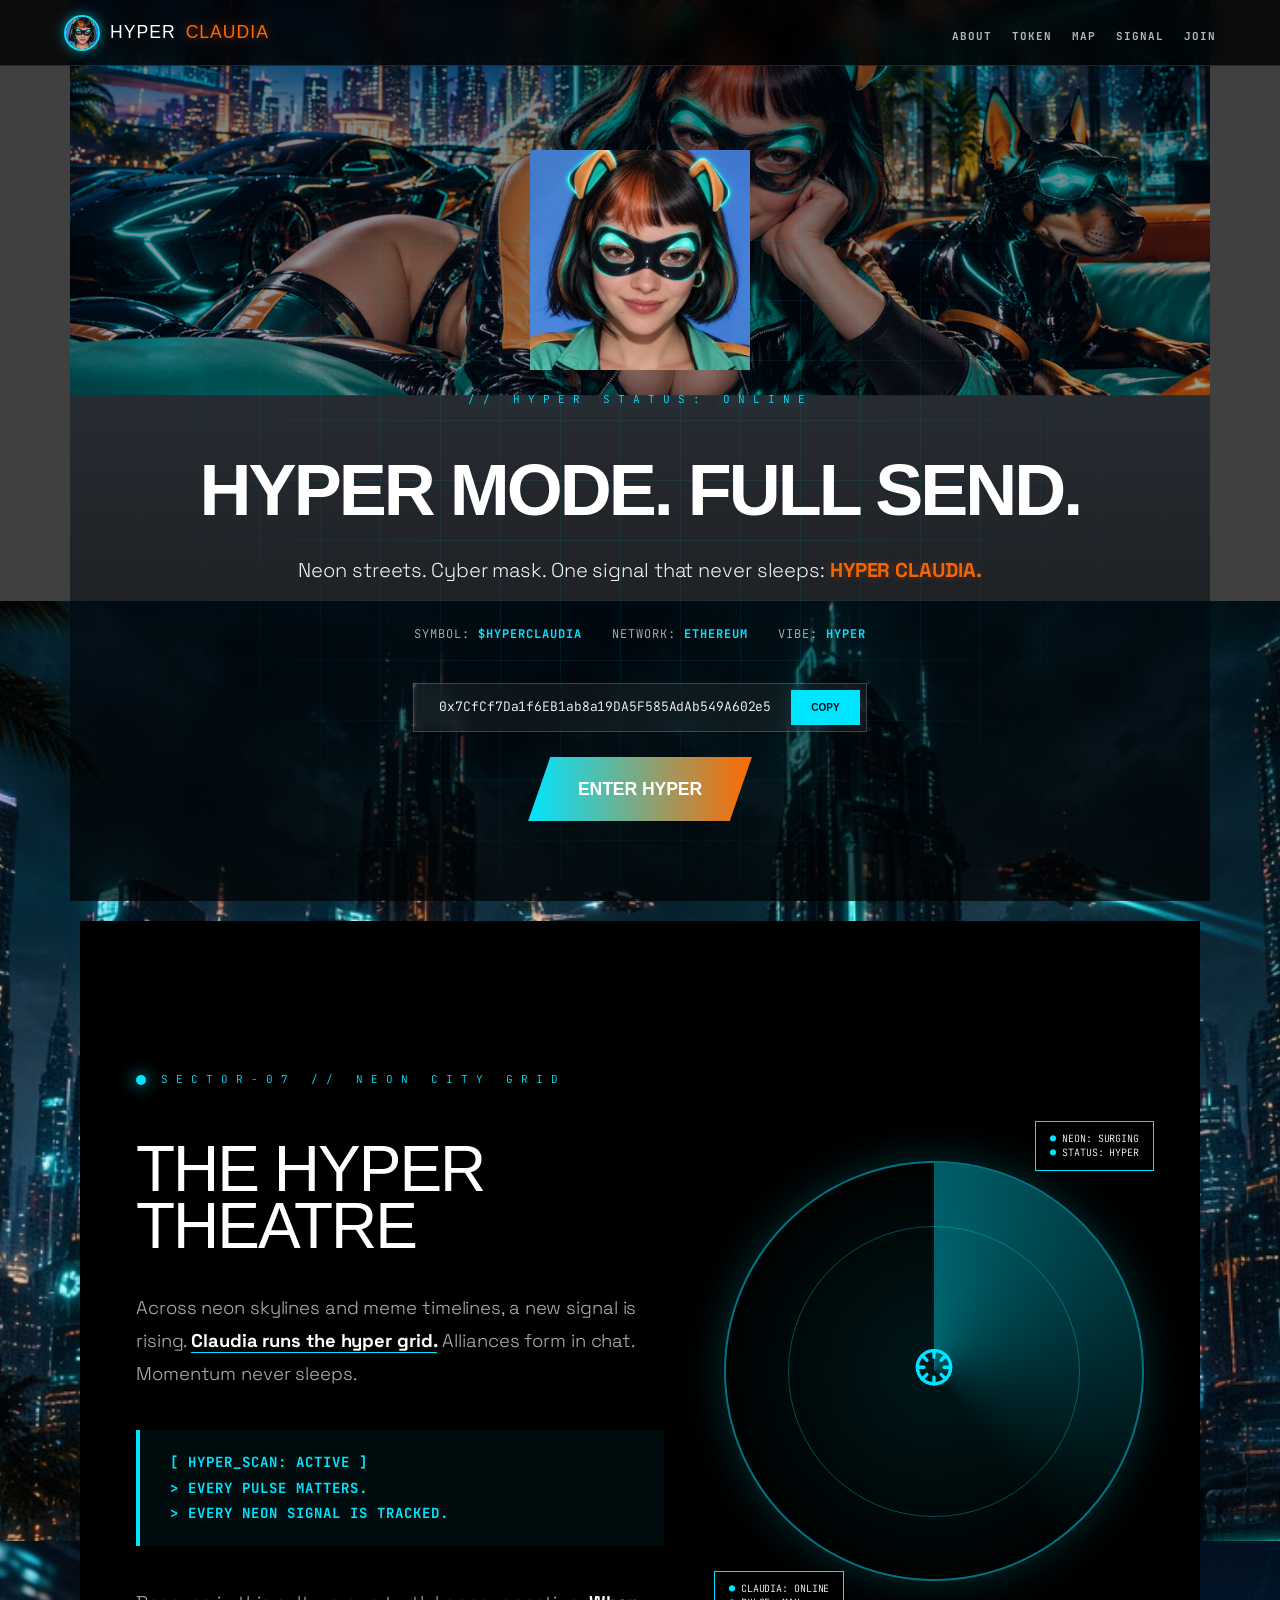
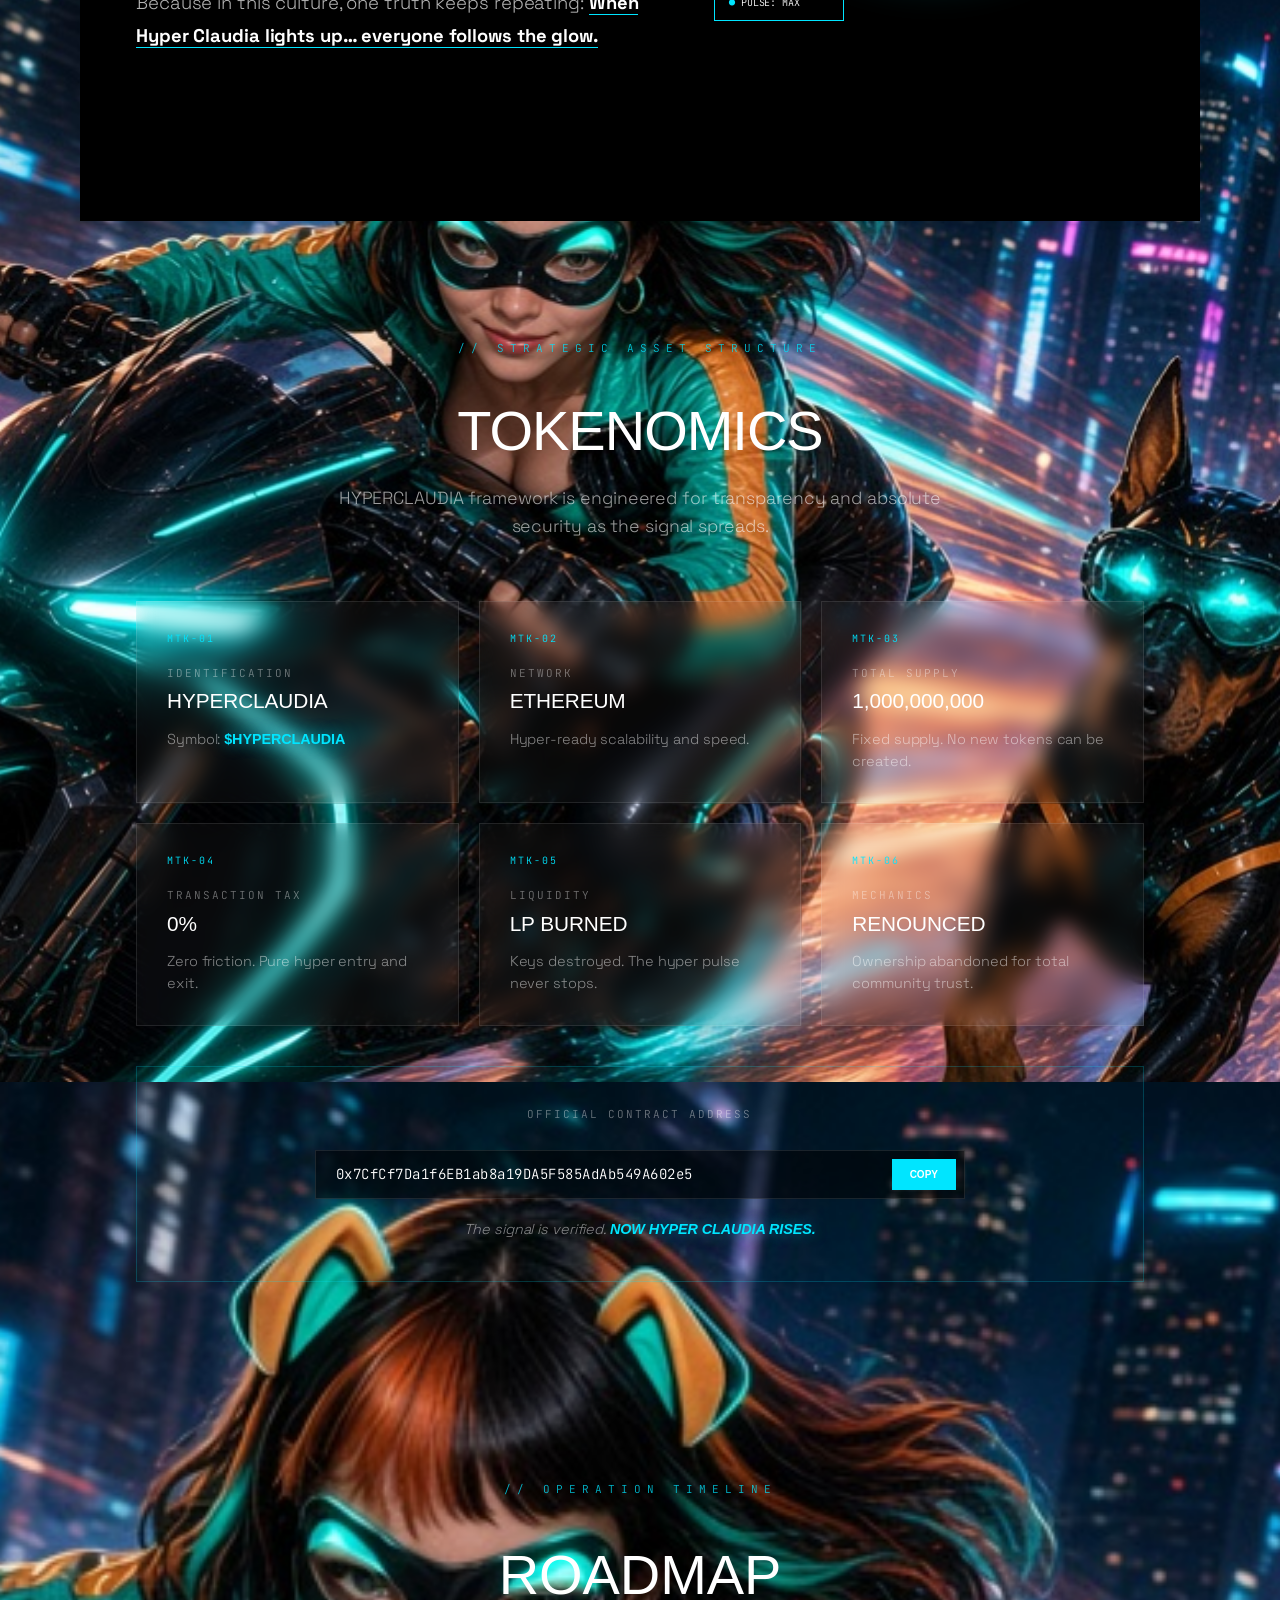
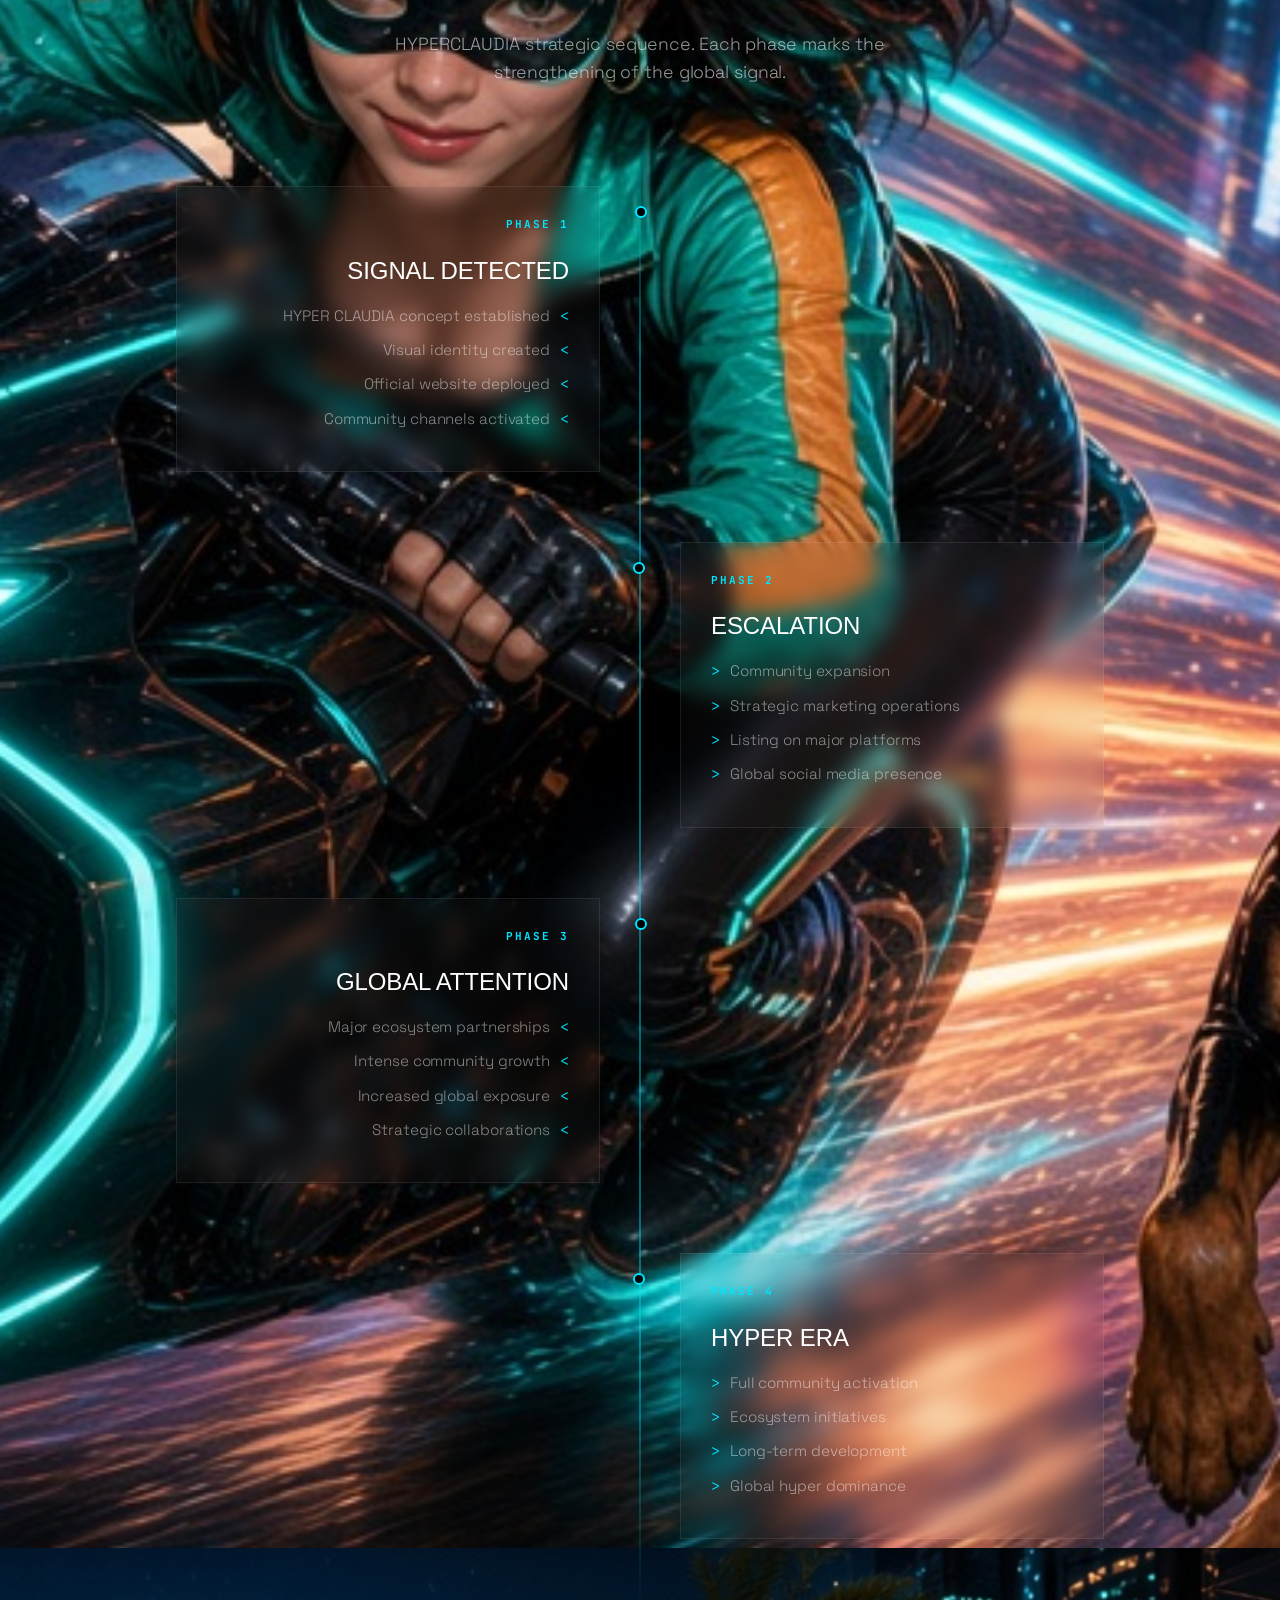
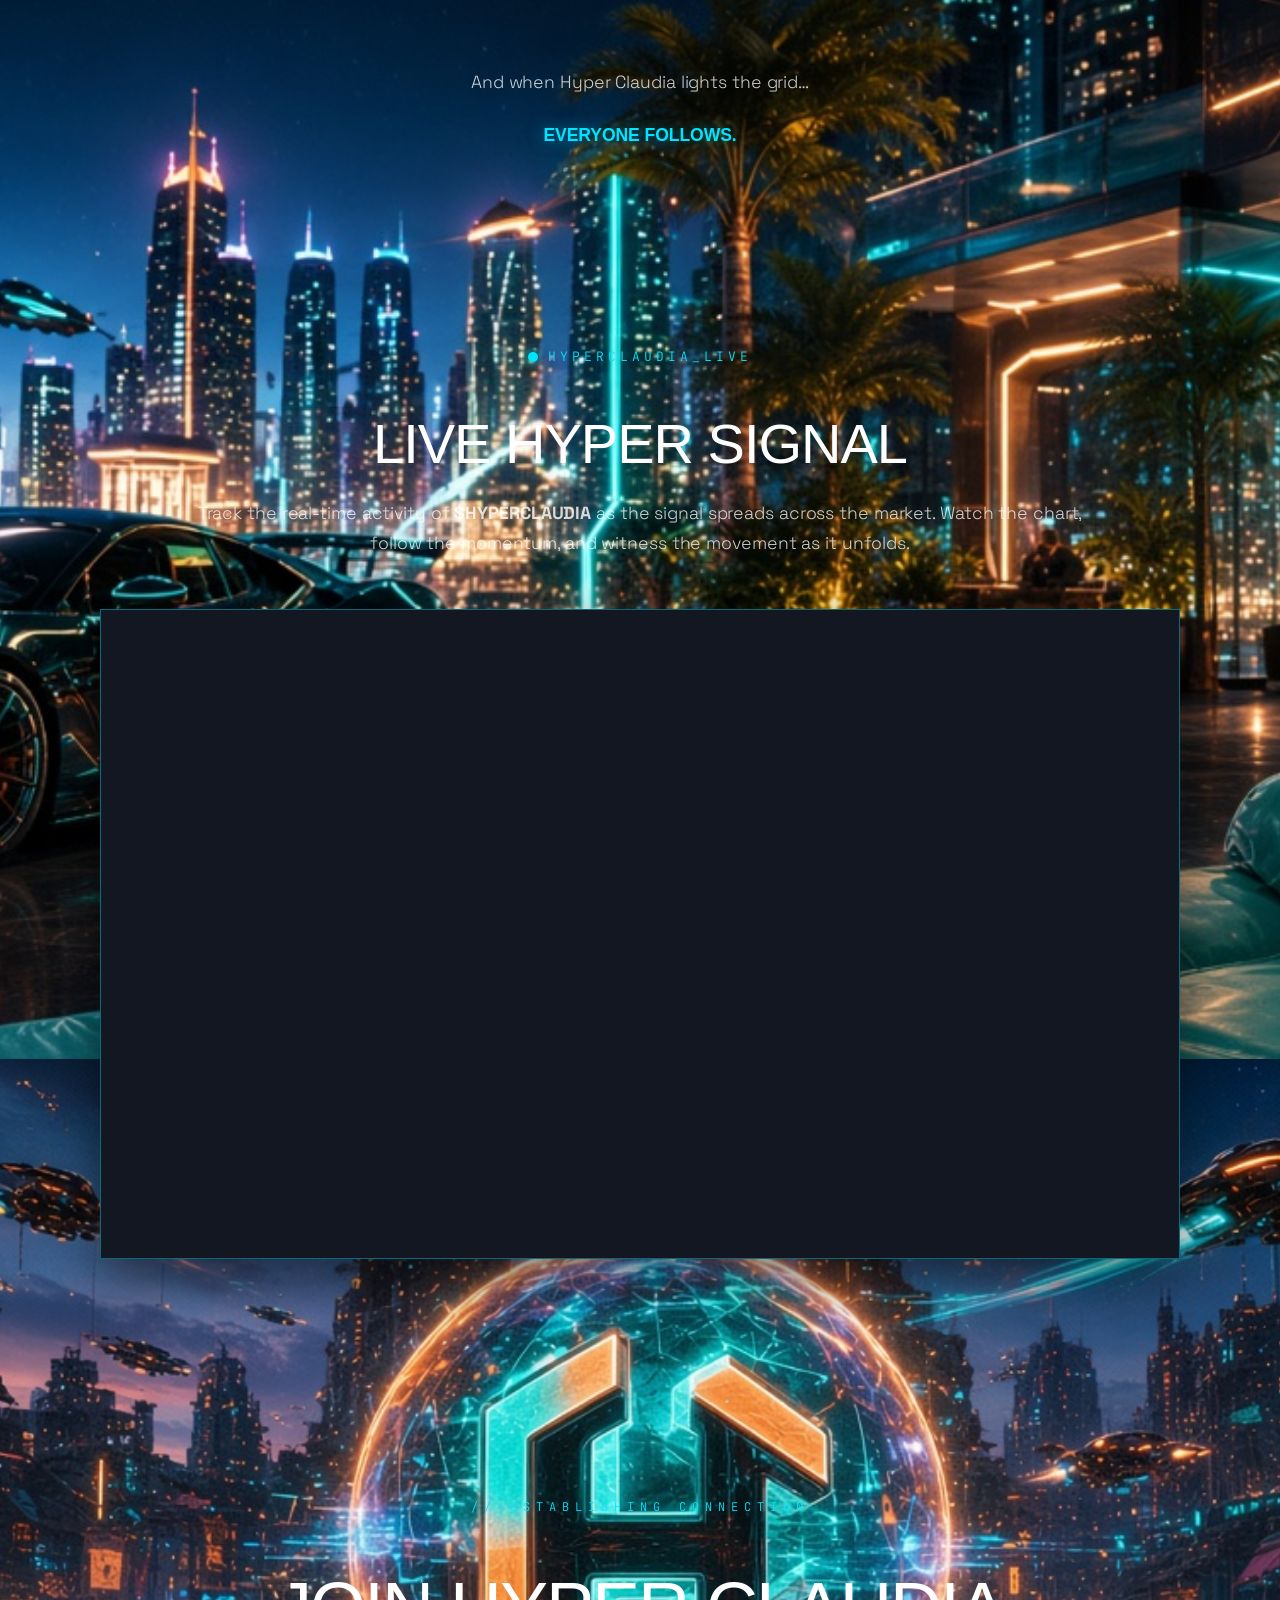
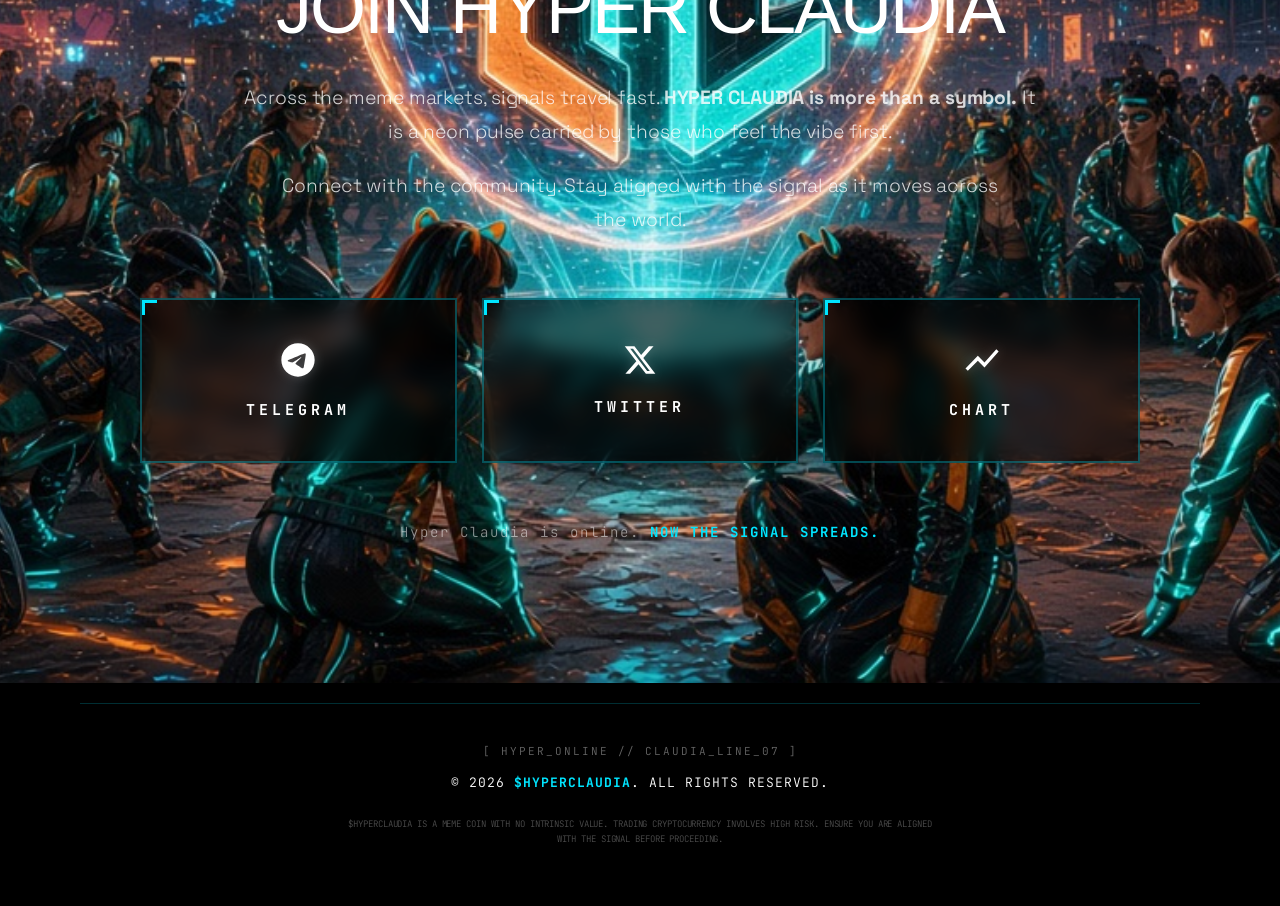
<file: index.html>
﻿<!DOCTYPE html>
<html lang="en-US">
  <head>
    <meta charset="UTF-8" />
    <title>HYPER CLAUDIA</title>
    <meta name="viewport" content="width=device-width, initial-scale=1" />
    <meta name="robots" content="max-image-preview:large" />
    <link rel="icon" type="image/png" href="/wp-content/uploads/2026/03/logo.png" />
    <title>HYPER CLAUDIA</title>
    <link
      rel="alternate"
      type="application/rss+xml"
      title="HYPER CLAUDIA &raquo; Feed"
      href="/index.php/feed/"
    />
    <link
      rel="alternate"
      type="application/rss+xml"
      title="HYPER CLAUDIA &raquo; Comments Feed"
      href="/index.php/comments/feed/"
    />
    <link
      rel="alternate"
      title="oEmbed (JSON)"
      type="application/json+oembed"
      href="/index.php/wp-json/oembed/1.0/embed?url=https%3A%2F%2Fwardrum.fun%2F"
    />
    <link
      rel="alternate"
      title="oEmbed (XML)"
      type="text/xml+oembed"
      href="/index.php/wp-json/oembed/1.0/embed?url=https%3A%2F%2Fwardrum.fun%2F&#038;format=xml"
    />
    <style id="wp-img-auto-sizes-contain-inline-css">
      img:is([sizes="auto" i], [sizes^="auto," i]) {
        contain-intrinsic-size: 3000px 1500px;
      }
      /*# sourceURL=wp-img-auto-sizes-contain-inline-css */
    </style>

    <style id="wp-emoji-styles-inline-css">
      img.wp-smiley,
      img.emoji {
        display: inline !important;
        border: none !important;
        box-shadow: none !important;
        height: 1em !important;
        width: 1em !important;
        margin: 0 0.07em !important;
        vertical-align: -0.1em !important;
        background: none !important;
        padding: 0 !important;
      }
      /*# sourceURL=wp-emoji-styles-inline-css */
    </style>
    <style id="wp-block-library-inline-css">
      :root {
        --wp-block-synced-color: #7a00df;
        --wp-block-synced-color--rgb: 122, 0, 223;
        --wp-bound-block-color: var(--wp-block-synced-color);
        --wp-editor-canvas-background: #ddd;
        --wp-admin-theme-color: #007cba;
        --wp-admin-theme-color--rgb: 0, 124, 186;
        --wp-admin-theme-color-darker-10: #006ba1;
        --wp-admin-theme-color-darker-10--rgb: 0, 107, 160.5;
        --wp-admin-theme-color-darker-20: #005a87;
        --wp-admin-theme-color-darker-20--rgb: 0, 90, 135;
        --wp-admin-border-width-focus: 2px;
      }
      @media (min-resolution: 192dpi) {
        :root {
          --wp-admin-border-width-focus: 1.5px;
        }
      }
      .wp-element-button {
        cursor: pointer;
      }
      :root .has-very-light-gray-background-color {
        background-color: #eee;
      }
      :root .has-very-dark-gray-background-color {
        background-color: #313131;
      }
      :root .has-very-light-gray-color {
        color: #eee;
      }
      :root .has-very-dark-gray-color {
        color: #313131;
      }
      :root .has-vivid-green-cyan-to-vivid-cyan-blue-gradient-background {
        background: linear-gradient(135deg, #00d084, #0693e3);
      }
      :root .has-purple-crush-gradient-background {
        background: linear-gradient(135deg, #34e2e4, #4721fb 50%, #ab1dfe);
      }
      :root .has-hazy-dawn-gradient-background {
        background: linear-gradient(135deg, #faaca8, #dad0ec);
      }
      :root .has-subdued-olive-gradient-background {
        background: linear-gradient(135deg, #fafae1, #67a671);
      }
      :root .has-atomic-cream-gradient-background {
        background: linear-gradient(135deg, #fdd79a, #004a59);
      }
      :root .has-nightshade-gradient-background {
        background: linear-gradient(135deg, #330968, #31cdcf);
      }
      :root .has-midnight-gradient-background {
        background: linear-gradient(135deg, #020381, #2874fc);
      }
      :root {
        --wp--preset--font-size--normal: 16px;
        --wp--preset--font-size--huge: 42px;
      }
      .has-regular-font-size {
        font-size: 1em;
      }
      .has-larger-font-size {
        font-size: 2.625em;
      }
      .has-normal-font-size {
        font-size: var(--wp--preset--font-size--normal);
      }
      .has-huge-font-size {
        font-size: var(--wp--preset--font-size--huge);
      }
      .has-text-align-center {
        text-align: center;
      }
      .has-text-align-left {
        text-align: left;
      }
      .has-text-align-right {
        text-align: right;
      }
      .has-fit-text {
        white-space: nowrap !important;
      }
      #end-resizable-editor-section {
        display: none;
      }
      .aligncenter {
        clear: both;
      }
      .items-justified-left {
        justify-content: flex-start;
      }
      .items-justified-center {
        justify-content: center;
      }
      .items-justified-right {
        justify-content: flex-end;
      }
      .items-justified-space-between {
        justify-content: space-between;
      }
      .screen-reader-text {
        border: 0;
        clip-path: inset(50%);
        height: 1px;
        margin: -1px;
        overflow: hidden;
        padding: 0;
        position: absolute;
        width: 1px;
        word-wrap: normal !important;
      }
      .screen-reader-text:focus {
        background-color: #ddd;
        clip-path: none;
        color: #444;
        display: block;
        font-size: 1em;
        height: auto;
        left: 5px;
        line-height: normal;
        padding: 15px 23px 14px;
        text-decoration: none;
        top: 5px;
        width: auto;
        z-index: 100000;
      }
      html :where(.has-border-color) {
        border-style: solid;
      }
      html :where([style*="border-top-color"]) {
        border-top-style: solid;
      }
      html :where([style*="border-right-color"]) {
        border-right-style: solid;
      }
      html :where([style*="border-bottom-color"]) {
        border-bottom-style: solid;
      }
      html :where([style*="border-left-color"]) {
        border-left-style: solid;
      }
      html :where([style*="border-width"]) {
        border-style: solid;
      }
      html :where([style*="border-top-width"]) {
        border-top-style: solid;
      }
      html :where([style*="border-right-width"]) {
        border-right-style: solid;
      }
      html :where([style*="border-bottom-width"]) {
        border-bottom-style: solid;
      }
      html :where([style*="border-left-width"]) {
        border-left-style: solid;
      }
      html :where(img[class*="wp-image-"]) {
        height: auto;
        max-width: 100%;
      }
      :where(figure) {
        margin: 0 0 1em;
      }
      html :where(.is-position-sticky) {
        --wp-admin--admin-bar--position-offset: var(
          --wp-admin--admin-bar--height,
          0px
        );
      }
      @media screen and (max-width: 600px) {
        html :where(.is-position-sticky) {
          --wp-admin--admin-bar--position-offset: 0px;
        }
      }
      /*# sourceURL=/wp-includes/css/dist/block-library/common.min.css */
    </style>
    <style id="global-styles-inline-css">
      :root {
        --wp--preset--aspect-ratio--square: 1;
        --wp--preset--aspect-ratio--4-3: 4/3;
        --wp--preset--aspect-ratio--3-4: 3/4;
        --wp--preset--aspect-ratio--3-2: 3/2;
        --wp--preset--aspect-ratio--2-3: 2/3;
        --wp--preset--aspect-ratio--16-9: 16/9;
        --wp--preset--aspect-ratio--9-16: 9/16;
        --wp--preset--color--black: #000000;
        --wp--preset--color--cyan-bluish-gray: #abb8c3;
        --wp--preset--color--white: #ffffff;
        --wp--preset--color--pale-pink: #f78da7;
        --wp--preset--color--vivid-red: #cf2e2e;
        --wp--preset--color--luminous-vivid-orange: #ff6900;
        --wp--preset--color--luminous-vivid-amber: #fcb900;
        --wp--preset--color--light-green-cyan: #7bdcb5;
        --wp--preset--color--vivid-green-cyan: #00d084;
        --wp--preset--color--pale-cyan-blue: #8ed1fc;
        --wp--preset--color--vivid-cyan-blue: #0693e3;
        --wp--preset--color--vivid-purple: #9b51e0;
        --wp--preset--color--base: #ffffff;
        --wp--preset--color--contrast: #111111;
        --wp--preset--color--accent-1: #ffee58;
        --wp--preset--color--accent-2: #f6cff4;
        --wp--preset--color--accent-3: #503aa8;
        --wp--preset--color--accent-4: #686868;
        --wp--preset--color--accent-5: #fbfaf3;
        --wp--preset--color--accent-6: color-mix(
          in srgb,
          currentColor 20%,
          transparent
        );
        --wp--preset--gradient--vivid-cyan-blue-to-vivid-purple: linear-gradient(
          135deg,
          rgb(6, 147, 227) 0%,
          rgb(155, 81, 224) 100%
        );
        --wp--preset--gradient--light-green-cyan-to-vivid-green-cyan: linear-gradient(
          135deg,
          rgb(122, 220, 180) 0%,
          rgb(0, 208, 130) 100%
        );
        --wp--preset--gradient--luminous-vivid-amber-to-luminous-vivid-orange: linear-gradient(
          135deg,
          rgb(252, 185, 0) 0%,
          rgb(255, 105, 0) 100%
        );
        --wp--preset--gradient--luminous-vivid-orange-to-vivid-red: linear-gradient(
          135deg,
          rgb(255, 105, 0) 0%,
          rgb(207, 46, 46) 100%
        );
        --wp--preset--gradient--very-light-gray-to-cyan-bluish-gray: linear-gradient(
          135deg,
          rgb(238, 238, 238) 0%,
          rgb(169, 184, 195) 100%
        );
        --wp--preset--gradient--cool-to-warm-spectrum: linear-gradient(
          135deg,
          rgb(74, 234, 220) 0%,
          rgb(151, 120, 209) 20%,
          rgb(207, 42, 186) 40%,
          rgb(238, 44, 130) 60%,
          rgb(251, 105, 98) 80%,
          rgb(254, 248, 76) 100%
        );
        --wp--preset--gradient--blush-light-purple: linear-gradient(
          135deg,
          rgb(255, 206, 236) 0%,
          rgb(152, 150, 240) 100%
        );
        --wp--preset--gradient--blush-bordeaux: linear-gradient(
          135deg,
          rgb(254, 205, 165) 0%,
          rgb(254, 45, 45) 50%,
          rgb(107, 0, 62) 100%
        );
        --wp--preset--gradient--luminous-dusk: linear-gradient(
          135deg,
          rgb(255, 203, 112) 0%,
          rgb(199, 81, 192) 50%,
          rgb(65, 88, 208) 100%
        );
        --wp--preset--gradient--pale-ocean: linear-gradient(
          135deg,
          rgb(255, 245, 203) 0%,
          rgb(182, 227, 212) 50%,
          rgb(51, 167, 181) 100%
        );
        --wp--preset--gradient--electric-grass: linear-gradient(
          135deg,
          rgb(202, 248, 128) 0%,
          rgb(113, 206, 126) 100%
        );
        --wp--preset--gradient--midnight: linear-gradient(
          135deg,
          rgb(2, 3, 129) 0%,
          rgb(40, 116, 252) 100%
        );
        --wp--preset--font-size--small: 0.875rem;
        --wp--preset--font-size--medium: clamp(
          1rem,
          1rem + ((1vw - 0.2rem) * 0.196),
          1.125rem
        );
        --wp--preset--font-size--large: clamp(
          1.125rem,
          1.125rem + ((1vw - 0.2rem) * 0.392),
          1.375rem
        );
        --wp--preset--font-size--x-large: clamp(
          1.75rem,
          1.75rem + ((1vw - 0.2rem) * 0.392),
          2rem
        );
        --wp--preset--font-size--xx-large: clamp(
          2.15rem,
          2.15rem + ((1vw - 0.2rem) * 1.333),
          3rem
        );
        --wp--preset--font-family--manrope: Manrope, sans-serif;
        --wp--preset--font-family--fira-code: "Fira Code", monospace;
        --wp--preset--spacing--20: 10px;
        --wp--preset--spacing--30: 20px;
        --wp--preset--spacing--40: 30px;
        --wp--preset--spacing--50: clamp(30px, 5vw, 50px);
        --wp--preset--spacing--60: clamp(30px, 7vw, 70px);
        --wp--preset--spacing--70: clamp(50px, 7vw, 90px);
        --wp--preset--spacing--80: clamp(70px, 10vw, 140px);
        --wp--preset--shadow--natural: 6px 6px 9px rgba(0, 0, 0, 0.2);
        --wp--preset--shadow--deep: 12px 12px 50px rgba(0, 0, 0, 0.4);
        --wp--preset--shadow--sharp: 6px 6px 0px rgba(0, 0, 0, 0.2);
        --wp--preset--shadow--outlined: 6px 6px 0px -3px rgb(255, 255, 255),
          6px 6px rgb(0, 0, 0);
        --wp--preset--shadow--crisp: 6px 6px 0px rgb(0, 0, 0);
      }
      :root {
        --wp--style--global--content-size: 645px;
        --wp--style--global--wide-size: 1340px;
      }
      :where(body) {
        margin: 0;
      }
      .wp-site-blocks {
        padding-top: var(--wp--style--root--padding-top);
        padding-bottom: var(--wp--style--root--padding-bottom);
      }
      .has-global-padding {
        padding-right: var(--wp--style--root--padding-right);
        padding-left: var(--wp--style--root--padding-left);
      }
      .has-global-padding > .alignfull {
        margin-right: calc(var(--wp--style--root--padding-right) * -1);
        margin-left: calc(var(--wp--style--root--padding-left) * -1);
      }
      .has-global-padding
        :where(:not(.alignfull.is-layout-flow)
          > .has-global-padding:not(.wp-block-block, .alignfull)) {
        padding-right: 0;
        padding-left: 0;
      }
      .has-global-padding
        :where(:not(.alignfull.is-layout-flow)
          > .has-global-padding:not(.wp-block-block, .alignfull))
        > .alignfull {
        margin-left: 0;
        margin-right: 0;
      }
      .wp-site-blocks > .alignleft {
        float: left;
        margin-right: 2em;
      }
      .wp-site-blocks > .alignright {
        float: right;
        margin-left: 2em;
      }
      .wp-site-blocks > .aligncenter {
        justify-content: center;
        margin-left: auto;
        margin-right: auto;
      }
      :where(.wp-site-blocks) > * {
        margin-block-start: 1.2rem;
        margin-block-end: 0;
      }
      :where(.wp-site-blocks) > :first-child {
        margin-block-start: 0;
      }
      :where(.wp-site-blocks) > :last-child {
        margin-block-end: 0;
      }
      :root {
        --wp--style--block-gap: 1.2rem;
      }
      :root :where(.is-layout-flow) > :first-child {
        margin-block-start: 0;
      }
      :root :where(.is-layout-flow) > :last-child {
        margin-block-end: 0;
      }
      :root :where(.is-layout-flow) > * {
        margin-block-start: 1.2rem;
        margin-block-end: 0;
      }
      :root :where(.is-layout-constrained) > :first-child {
        margin-block-start: 0;
      }
      :root :where(.is-layout-constrained) > :last-child {
        margin-block-end: 0;
      }
      :root :where(.is-layout-constrained) > * {
        margin-block-start: 1.2rem;
        margin-block-end: 0;
      }
      :root :where(.is-layout-flex) {
        gap: 1.2rem;
      }
      :root :where(.is-layout-grid) {
        gap: 1.2rem;
      }
      .is-layout-flow > .alignleft {
        float: left;
        margin-inline-start: 0;
        margin-inline-end: 2em;
      }
      .is-layout-flow > .alignright {
        float: right;
        margin-inline-start: 2em;
        margin-inline-end: 0;
      }
      .is-layout-flow > .aligncenter {
        margin-left: auto !important;
        margin-right: auto !important;
      }
      .is-layout-constrained > .alignleft {
        float: left;
        margin-inline-start: 0;
        margin-inline-end: 2em;
      }
      .is-layout-constrained > .alignright {
        float: right;
        margin-inline-start: 2em;
        margin-inline-end: 0;
      }
      .is-layout-constrained > .aligncenter {
        margin-left: auto !important;
        margin-right: auto !important;
      }
      .is-layout-constrained
        > :where(:not(.alignleft):not(.alignright):not(.alignfull)) {
        max-width: var(--wp--style--global--content-size);
        margin-left: auto !important;
        margin-right: auto !important;
      }
      .is-layout-constrained > .alignwide {
        max-width: var(--wp--style--global--wide-size);
      }
      body .is-layout-flex {
        display: flex;
      }
      .is-layout-flex {
        flex-wrap: wrap;
        align-items: center;
      }
      .is-layout-flex > :is(*, div) {
        margin: 0;
      }
      body .is-layout-grid {
        display: grid;
      }
      .is-layout-grid > :is(*, div) {
        margin: 0;
      }
      body {
        background-color: var(--wp--preset--color--base);
        color: var(--wp--preset--color--contrast);
        font-family: var(--wp--preset--font-family--manrope);
        font-size: var(--wp--preset--font-size--large);
        font-weight: 300;
        letter-spacing: -0.1px;
        line-height: 1.4;
        --wp--style--root--padding-top: 0px;
        --wp--style--root--padding-right: var(--wp--preset--spacing--50);
        --wp--style--root--padding-bottom: 0px;
        --wp--style--root--padding-left: var(--wp--preset--spacing--50);
      }
      a:where(:not(.wp-element-button)) {
        color: currentColor;
        text-decoration: underline;
      }
      :root :where(a:where(:not(.wp-element-button)):hover) {
        text-decoration: none;
      }
      h1,
      h2,
      h3,
      h4,
      h5,
      h6 {
        font-weight: 400;
        letter-spacing: -0.1px;
        line-height: 1.125;
      }
      h1 {
        font-size: var(--wp--preset--font-size--xx-large);
      }
      h2 {
        font-size: var(--wp--preset--font-size--x-large);
      }
      h3 {
        font-size: var(--wp--preset--font-size--large);
      }
      h4 {
        font-size: var(--wp--preset--font-size--medium);
      }
      h5 {
        font-size: var(--wp--preset--font-size--small);
        letter-spacing: 0.5px;
      }
      h6 {
        font-size: var(--wp--preset--font-size--small);
        font-weight: 700;
        letter-spacing: 1.4px;
        text-transform: uppercase;
      }
      :root :where(.wp-element-button, .wp-block-button__link) {
        background-color: var(--wp--preset--color--contrast);
        border-width: 0;
        color: var(--wp--preset--color--base);
        font-family: inherit;
        font-size: var(--wp--preset--font-size--medium);
        font-style: inherit;
        font-weight: inherit;
        letter-spacing: inherit;
        line-height: inherit;
        padding-top: 1rem;
        padding-right: 2.25rem;
        padding-bottom: 1rem;
        padding-left: 2.25rem;
        text-decoration: none;
        text-transform: inherit;
      }
      :root :where(.wp-element-button:hover, .wp-block-button__link:hover) {
        background-color: color-mix(
          in srgb,
          var(--wp--preset--color--contrast) 85%,
          transparent
        );
        border-color: transparent;
        color: var(--wp--preset--color--base);
      }
      :root :where(.wp-element-button:focus, .wp-block-button__link:focus) {
        outline-color: var(--wp--preset--color--accent-4);
        outline-offset: 2px;
      }
      :root
        :where(.wp-element-caption, .wp-block-audio figcaption, .wp-block-embed
          figcaption, .wp-block-gallery figcaption, .wp-block-image
          figcaption, .wp-block-table figcaption, .wp-block-video figcaption) {
        font-size: var(--wp--preset--font-size--small);
        line-height: 1.4;
      }
      .has-black-color {
        color: var(--wp--preset--color--black) !important;
      }
      .has-cyan-bluish-gray-color {
        color: var(--wp--preset--color--cyan-bluish-gray) !important;
      }
      .has-white-color {
        color: var(--wp--preset--color--white) !important;
      }
      .has-pale-pink-color {
        color: var(--wp--preset--color--pale-pink) !important;
      }
      .has-vivid-red-color {
        color: var(--wp--preset--color--vivid-red) !important;
      }
      .has-luminous-vivid-orange-color {
        color: var(--wp--preset--color--luminous-vivid-orange) !important;
      }
      .has-luminous-vivid-amber-color {
        color: var(--wp--preset--color--luminous-vivid-amber) !important;
      }
      .has-light-green-cyan-color {
        color: var(--wp--preset--color--light-green-cyan) !important;
      }
      .has-vivid-green-cyan-color {
        color: var(--wp--preset--color--vivid-green-cyan) !important;
      }
      .has-pale-cyan-blue-color {
        color: var(--wp--preset--color--pale-cyan-blue) !important;
      }
      .has-vivid-cyan-blue-color {
        color: var(--wp--preset--color--vivid-cyan-blue) !important;
      }
      .has-vivid-purple-color {
        color: var(--wp--preset--color--vivid-purple) !important;
      }
      .has-base-color {
        color: var(--wp--preset--color--base) !important;
      }
      .has-contrast-color {
        color: var(--wp--preset--color--contrast) !important;
      }
      .has-accent-1-color {
        color: var(--wp--preset--color--accent-1) !important;
      }
      .has-accent-2-color {
        color: var(--wp--preset--color--accent-2) !important;
      }
      .has-accent-3-color {
        color: var(--wp--preset--color--accent-3) !important;
      }
      .has-accent-4-color {
        color: var(--wp--preset--color--accent-4) !important;
      }
      .has-accent-5-color {
        color: var(--wp--preset--color--accent-5) !important;
      }
      .has-accent-6-color {
        color: var(--wp--preset--color--accent-6) !important;
      }
      .has-black-background-color {
        background-color: var(--wp--preset--color--black) !important;
      }
      .has-cyan-bluish-gray-background-color {
        background-color: var(--wp--preset--color--cyan-bluish-gray) !important;
      }
      .has-white-background-color {
        background-color: var(--wp--preset--color--white) !important;
      }
      .has-pale-pink-background-color {
        background-color: var(--wp--preset--color--pale-pink) !important;
      }
      .has-vivid-red-background-color {
        background-color: var(--wp--preset--color--vivid-red) !important;
      }
      .has-luminous-vivid-orange-background-color {
        background-color: var(
          --wp--preset--color--luminous-vivid-orange
        ) !important;
      }
      .has-luminous-vivid-amber-background-color {
        background-color: var(
          --wp--preset--color--luminous-vivid-amber
        ) !important;
      }
      .has-light-green-cyan-background-color {
        background-color: var(--wp--preset--color--light-green-cyan) !important;
      }
      .has-vivid-green-cyan-background-color {
        background-color: var(--wp--preset--color--vivid-green-cyan) !important;
      }
      .has-pale-cyan-blue-background-color {
        background-color: var(--wp--preset--color--pale-cyan-blue) !important;
      }
      .has-vivid-cyan-blue-background-color {
        background-color: var(--wp--preset--color--vivid-cyan-blue) !important;
      }
      .has-vivid-purple-background-color {
        background-color: var(--wp--preset--color--vivid-purple) !important;
      }
      .has-base-background-color {
        background-color: var(--wp--preset--color--base) !important;
      }
      .has-contrast-background-color {
        background-color: var(--wp--preset--color--contrast) !important;
      }
      .has-accent-1-background-color {
        background-color: var(--wp--preset--color--accent-1) !important;
      }
      .has-accent-2-background-color {
        background-color: var(--wp--preset--color--accent-2) !important;
      }
      .has-accent-3-background-color {
        background-color: var(--wp--preset--color--accent-3) !important;
      }
      .has-accent-4-background-color {
        background-color: var(--wp--preset--color--accent-4) !important;
      }
      .has-accent-5-background-color {
        background-color: var(--wp--preset--color--accent-5) !important;
      }
      .has-accent-6-background-color {
        background-color: var(--wp--preset--color--accent-6) !important;
      }
      .has-black-border-color {
        border-color: var(--wp--preset--color--black) !important;
      }
      .has-cyan-bluish-gray-border-color {
        border-color: var(--wp--preset--color--cyan-bluish-gray) !important;
      }
      .has-white-border-color {
        border-color: var(--wp--preset--color--white) !important;
      }
      .has-pale-pink-border-color {
        border-color: var(--wp--preset--color--pale-pink) !important;
      }
      .has-vivid-red-border-color {
        border-color: var(--wp--preset--color--vivid-red) !important;
      }
      .has-luminous-vivid-orange-border-color {
        border-color: var(
          --wp--preset--color--luminous-vivid-orange
        ) !important;
      }
      .has-luminous-vivid-amber-border-color {
        border-color: var(--wp--preset--color--luminous-vivid-amber) !important;
      }
      .has-light-green-cyan-border-color {
        border-color: var(--wp--preset--color--light-green-cyan) !important;
      }
      .has-vivid-green-cyan-border-color {
        border-color: var(--wp--preset--color--vivid-green-cyan) !important;
      }
      .has-pale-cyan-blue-border-color {
        border-color: var(--wp--preset--color--pale-cyan-blue) !important;
      }
      .has-vivid-cyan-blue-border-color {
        border-color: var(--wp--preset--color--vivid-cyan-blue) !important;
      }
      .has-vivid-purple-border-color {
        border-color: var(--wp--preset--color--vivid-purple) !important;
      }
      .has-base-border-color {
        border-color: var(--wp--preset--color--base) !important;
      }
      .has-contrast-border-color {
        border-color: var(--wp--preset--color--contrast) !important;
      }
      .has-accent-1-border-color {
        border-color: var(--wp--preset--color--accent-1) !important;
      }
      .has-accent-2-border-color {
        border-color: var(--wp--preset--color--accent-2) !important;
      }
      .has-accent-3-border-color {
        border-color: var(--wp--preset--color--accent-3) !important;
      }
      .has-accent-4-border-color {
        border-color: var(--wp--preset--color--accent-4) !important;
      }
      .has-accent-5-border-color {
        border-color: var(--wp--preset--color--accent-5) !important;
      }
      .has-accent-6-border-color {
        border-color: var(--wp--preset--color--accent-6) !important;
      }
      .has-vivid-cyan-blue-to-vivid-purple-gradient-background {
        background: var(
          --wp--preset--gradient--vivid-cyan-blue-to-vivid-purple
        ) !important;
      }
      .has-light-green-cyan-to-vivid-green-cyan-gradient-background {
        background: var(
          --wp--preset--gradient--light-green-cyan-to-vivid-green-cyan
        ) !important;
      }
      .has-luminous-vivid-amber-to-luminous-vivid-orange-gradient-background {
        background: var(
          --wp--preset--gradient--luminous-vivid-amber-to-luminous-vivid-orange
        ) !important;
      }
      .has-luminous-vivid-orange-to-vivid-red-gradient-background {
        background: var(
          --wp--preset--gradient--luminous-vivid-orange-to-vivid-red
        ) !important;
      }
      .has-very-light-gray-to-cyan-bluish-gray-gradient-background {
        background: var(
          --wp--preset--gradient--very-light-gray-to-cyan-bluish-gray
        ) !important;
      }
      .has-cool-to-warm-spectrum-gradient-background {
        background: var(
          --wp--preset--gradient--cool-to-warm-spectrum
        ) !important;
      }
      .has-blush-light-purple-gradient-background {
        background: var(--wp--preset--gradient--blush-light-purple) !important;
      }
      .has-blush-bordeaux-gradient-background {
        background: var(--wp--preset--gradient--blush-bordeaux) !important;
      }
      .has-luminous-dusk-gradient-background {
        background: var(--wp--preset--gradient--luminous-dusk) !important;
      }
      .has-pale-ocean-gradient-background {
        background: var(--wp--preset--gradient--pale-ocean) !important;
      }
      .has-electric-grass-gradient-background {
        background: var(--wp--preset--gradient--electric-grass) !important;
      }
      .has-midnight-gradient-background {
        background: var(--wp--preset--gradient--midnight) !important;
      }
      .has-small-font-size {
        font-size: var(--wp--preset--font-size--small) !important;
      }
      .has-medium-font-size {
        font-size: var(--wp--preset--font-size--medium) !important;
      }
      .has-large-font-size {
        font-size: var(--wp--preset--font-size--large) !important;
      }
      .has-x-large-font-size {
        font-size: var(--wp--preset--font-size--x-large) !important;
      }
      .has-xx-large-font-size {
        font-size: var(--wp--preset--font-size--xx-large) !important;
      }
      .has-manrope-font-family {
        font-family: var(--wp--preset--font-family--manrope) !important;
      }
      .has-fira-code-font-family {
        font-family: var(--wp--preset--font-family--fira-code) !important;
      }
      /*# sourceURL=global-styles-inline-css */
    </style>
    <style id="wp-block-template-skip-link-inline-css">
      .skip-link.screen-reader-text {
        border: 0;
        clip-path: inset(50%);
        height: 1px;
        margin: -1px;
        overflow: hidden;
        padding: 0;
        position: absolute !important;
        width: 1px;
        word-wrap: normal !important;
      }

      .skip-link.screen-reader-text:focus {
        background-color: #eee;
        clip-path: none;
        color: #444;
        display: block;
        font-size: 1em;
        height: auto;
        left: 5px;
        line-height: normal;
        padding: 15px 23px 14px;
        text-decoration: none;
        top: 5px;
        width: auto;
        z-index: 100000;
      }
      /*# sourceURL=wp-block-template-skip-link-inline-css */
    </style>
    <style id="twentytwentyfive-style-inline-css">
      a {
        text-decoration-thickness: 1px !important;
        text-underline-offset: 0.1em;
      }
      :where(.wp-site-blocks :focus) {
        outline-width: 2px;
        outline-style: solid;
      }
      .wp-block-navigation
        .wp-block-navigation-submenu
        .wp-block-navigation-item:not(:last-child) {
        margin-bottom: 3px;
      }
      .wp-block-navigation
        .wp-block-navigation-item
        .wp-block-navigation-item__content {
        outline-offset: 4px;
      }
      .wp-block-navigation
        .wp-block-navigation-item
        ul.wp-block-navigation__submenu-container
        .wp-block-navigation-item__content {
        outline-offset: 0;
      }
      blockquote,
      caption,
      figcaption,
      h1,
      h2,
      h3,
      h4,
      h5,
      h6,
      p {
        text-wrap: pretty;
      }
      .more-link {
        display: block;
      }
      :where(pre) {
        overflow-x: auto;
      }
      /*# sourceURL=/wp-content/themes/twentytwentyfive/style.min.css */
    </style>
    <link
      rel="stylesheet"
      id="elementor-frontend-css"
      href="/wp-content/plugins/elementor/assets/css/frontend-lite.min.css?ver=3.23.4"
      media="all"
    />
    <link
      rel="stylesheet"
      id="swiper-css"
      href="/wp-content/plugins/elementor/assets/lib/swiper/v8/css/swiper.min.css?ver=8.4.5"
      media="all"
    />
    <link
      rel="stylesheet"
      id="elementor-post-7-css"
      href="/wp-content/uploads/elementor/css/post-7.css?ver=1772646697"
      media="all"
    />
    <link
      rel="stylesheet"
      id="elementor-pro-css"
      href="/wp-content/plugins/elementor-pro/assets/css/frontend-lite.min.css?ver=3.23.3"
      media="all"
    />
    <link
      rel="stylesheet"
      id="elementor-global-css"
      href="/wp-content/uploads/elementor/css/global.css?ver=1772646698"
      media="all"
    />
    <link
      rel="stylesheet"
      id="elementor-post-8-css"
      href="/wp-content/uploads/elementor/css/post-8.css?ver=1772685339"
      media="all"
    />
    <link
      rel="stylesheet"
      id="google-fonts-1-css"
      href="https://fonts.googleapis.com/css?family=Roboto%3A100%2C100italic%2C200%2C200italic%2C300%2C300italic%2C400%2C400italic%2C500%2C500italic%2C600%2C600italic%2C700%2C700italic%2C800%2C800italic%2C900%2C900italic%7CRoboto+Slab%3A100%2C100italic%2C200%2C200italic%2C300%2C300italic%2C400%2C400italic%2C500%2C500italic%2C600%2C600italic%2C700%2C700italic%2C800%2C800italic%2C900%2C900italic&#038;display=swap&#038;ver=6.9.1"
      media="all"
    />
    <link rel="preconnect" href="https://fonts.gstatic.com/" crossorigin />
    <link rel="https://api.w.org/" href="/index.php/wp-json/" />
    <link
      rel="alternate"
      title="JSON"
      type="application/json"
      href="/index.php/wp-json/wp/v2/pages/8"
    />
    <link
      rel="EditURI"
      type="application/rsd+xml"
      title="RSD"
      href="/xmlrpc.php?rsd"
    />
    <meta name="generator" content="WordPress 6.9.1" />
    <link rel="canonical" href="/" />
    <link rel="shortlink" href="/" />
    <meta
      name="generator"
      content="Elementor 3.23.4; features: e_optimized_css_loading, e_font_icon_svg, additional_custom_breakpoints, e_optimized_control_loading, e_lazyload, e_element_cache; settings: css_print_method-external, google_font-enabled, font_display-swap"
    />
    <style>
      .e-con.e-parent:nth-of-type(n + 4):not(.e-lazyloaded):not(.e-no-lazyload),
      .e-con.e-parent:nth-of-type(n + 4):not(.e-lazyloaded):not(.e-no-lazyload)
        * {
        background-image: none !important;
      }
      @media screen and (max-height: 1024px) {
        .e-con.e-parent:nth-of-type(n
            + 3):not(.e-lazyloaded):not(.e-no-lazyload),
        .e-con.e-parent:nth-of-type(n
            + 3):not(.e-lazyloaded):not(.e-no-lazyload)
          * {
          background-image: none !important;
        }
      }
      @media screen and (max-height: 640px) {
        .e-con.e-parent:nth-of-type(n
            + 2):not(.e-lazyloaded):not(.e-no-lazyload),
        .e-con.e-parent:nth-of-type(n
            + 2):not(.e-lazyloaded):not(.e-no-lazyload)
          * {
          background-image: none !important;
        }
      }
    </style>
    <style class="wp-fonts-local">
      @font-face {
        font-family: Manrope;
        font-style: normal;
        font-weight: 200 800;
        font-display: fallback;
        src: url("/wp-content/themes/twentytwentyfive/assets/fonts/manrope/Manrope-VariableFont_wght.woff2")
          format("woff2");
      }
      @font-face {
        font-family: "Fira Code";
        font-style: normal;
        font-weight: 300 700;
        font-display: fallback;
        src: url("/wp-content/themes/twentytwentyfive/assets/fonts/fira-code/FiraCode-VariableFont_wght.woff2")
          format("woff2");
      }
    </style>
    <link
      rel="icon"
      href="/wp-content/uploads/2026/03/logo.png"
      sizes="32x32"
    />
    <link
      rel="icon"
      href="/wp-content/uploads/2026/03/cropped-ICON-WEB-WARDRUM-v1-192x192.png"
      sizes="192x192"
    />
    <link
      rel="apple-touch-icon"
      href="/wp-content/uploads/2026/03/cropped-ICON-WEB-WARDRUM-v1-180x180.png"
    />
    <meta
      name="msapplication-TileImage"
      content="/wp-content/uploads/2026/03/cropped-ICON-WEB-WARDRUM-v1-270x270.png"
    />
    <meta
      name="viewport"
      content="width=device-width, initial-scale=1.0, viewport-fit=cover"
    />
  </head>
  <body
    class="home wp-singular page-template page-template-elementor_canvas page page-id-8 wp-embed-responsive wp-theme-twentytwentyfive elementor-default elementor-template-canvas elementor-kit-7 elementor-page elementor-page-8"
  >
    <div
      data-elementor-type="wp-post"
      data-elementor-id="8"
      class="elementor elementor-8"
      data-elementor-post-type="page"
    >
      <div
        class="elementor-element elementor-element-1479c4e e-flex e-con-boxed e-con e-parent"
        data-id="1479c4e"
        data-element_type="container"
        data-settings='{"background_background":"classic"}'
      >
        <div class="e-con-inner">
          <div class="hc-hero-bg" aria-hidden="true">
            <img src="/wp-content/uploads/2026/03/banner.png" alt="" class="hc-hero-banner" />
            <div class="hc-hero-overlay"></div>
          </div>
          <div
            class="elementor-element elementor-element-314f824 e-con-full e-flex e-con e-child"
            data-id="314f824"
            data-element_type="container"
          >
            <div
              class="elementor-element elementor-element-1253e14 elementor-widget elementor-widget-html"
              data-id="1253e14"
              data-element_type="widget"
              data-widget_type="html.default"
            >
              <div class="elementor-widget-container">
                <style>
                  @import url("https://fonts.googleapis.com/css2?family=Syncopate:wght@700&family=JetBrains+Mono:wght@400;700&display=swap");

                  .wardrum-nav-header {
                    position: fixed;
                    top: 0;
                    left: 0;
                    width: 100%;
                    z-index: 9999;
                    background: rgba(0, 0, 0, 0.8);
                    backdrop-filter: blur(10px);
                    -webkit-backdrop-filter: blur(10px);
                    border-bottom: 1px solid rgba(0, 229, 255, 0.2);
                    padding: 0 5%;
                    box-sizing: border-box;
                  }

                  .nav-inner {
                    max-width: 1200px;
                    margin: 0 auto;
                    height: 65px;
                    display: flex;
                    justify-content: space-between;
                    align-items: center;
                  }

                  .nav-logo-text {
                    font-family: "Syncopate", sans-serif;
                    font-size: 1.1rem;
                    color: #ffffff !important;
                    text-decoration: none;
                    letter-spacing: 1px;
                    text-transform: uppercase;
                    flex-shrink: 0;
                    display: inline-flex;
                    align-items: center;
                    gap: 10px;
                  }

                  .nav-logo-text img {
                    width: 36px;
                    height: 36px;
                    border-radius: 50%;
                    object-fit: cover;
                    border: 2px solid #00e5ff;
                    box-shadow: 0 0 12px rgba(0, 229, 255, 0.55);
                    animation: hcLogoPulse 2.8s ease-in-out infinite;
                  }

                  .nav-logo-text span {
                    color: #ff6a00;
                    text-shadow: 0 0 10px rgba(255, 106, 0, 0.45);
                  }

                  @keyframes hcLogoPulse {
                    0%,
                    100% {
                      box-shadow: 0 0 10px rgba(0, 229, 255, 0.4);
                      transform: scale(1);
                    }
                    50% {
                      box-shadow: 0 0 18px rgba(255, 106, 0, 0.7);
                      transform: scale(1.05);
                    }
                  }

                  .nav-menu {
                    display: flex;
                    gap: 20px;
                    list-style: none;
                    margin: 0;
                    padding: 0;
                  }

                  .nav-link {
                    font-family: "JetBrains Mono", monospace;
                    font-size: 11px;
                    font-weight: 700;
                    color: rgba(255, 255, 255, 0.7) !important;
                    text-decoration: none;
                    text-transform: uppercase;
                    letter-spacing: 1px;
                    transition: 0.3s;
                  }

                  .nav-link:hover {
                    color: #00e5ff !important;
                  }

                  /* TAMPILAN MOBILE SUPER SIMPEL */
                  @media (max-width: 768px) {
                    .nav-inner {
                      height: 55px; /* Lebih ramping di mobile */
                    }

                    .nav-logo-text {
                      font-size: 0.9rem; /* Logo mengecil proporsional */
                    }

                    .nav-menu {
                      gap: 12px; /* Jarak menu lebih rapat agar pas di layar */
                    }

                    .nav-link {
                      font-size: 9px; /* Tulisan menu mengecil agar tidak lari ke bawah */
                      letter-spacing: 0.5px;
                    }

                    /* Hilangkan menu yang kurang krusial di mobile jika layar terlalu sempit (opsional) */
                    /* .mobile-hide { display: none; } */
                  }

                  /* Handle untuk layar sangat kecil (Ultra Mobile) */
                  @media (max-width: 380px) {
                    .nav-menu {
                      gap: 8px;
                    }
                    .nav-link {
                      font-size: 8px;
                    }
                  }
                </style>

                <header class="wardrum-nav-header">
                  <div class="nav-inner">
                    <a href="#" class="nav-logo-text"
                      ><img
                        src="/wp-content/uploads/2026/03/logo.png"
                        alt="HYPER CLAUDIA"
                      />HYPER <span>CLAUDIA</span>
                    </a>

                    <nav class="nav-container">
                      <ul class="nav-menu">
                        <li><a href="#about" class="nav-link">About</a></li>
                        <li>
                          <a href="#tokenomics" class="nav-link">Token</a>
                        </li>
                        <li><a href="#roadmaps" class="nav-link">Map</a></li>
                        <li><a href="#signal" class="nav-link">Signal</a></li>
                        <li><a href="#join" class="nav-link">Join</a></li>
                      </ul>
                    </nav>
                  </div>
                </header>
              </div>
            </div>
          </div>
          <div
            class="elementor-element elementor-element-28cdb72 e-con-full e-flex e-con e-child"
            data-id="28cdb72"
            data-element_type="container"
          >
            <div
              class="elementor-element elementor-element-bfbc468 elementor-widget elementor-widget-html"
              data-id="bfbc468"
              data-element_type="widget"
              data-widget_type="html.default"
            >
              <div class="elementor-widget-container">
                <style>
                  /* 1. CLEANUP & INTEGRATION */
                  @import url("https://fonts.googleapis.com/css2?family=Syncopate:wght@700&family=Space+Grotesk:wght@300;500;700&family=JetBrains+Mono:wght@400&display=swap");

                  .hc-hero-bg {
                    position: absolute;
                    inset: 0;
                    overflow: hidden;
                    z-index: 0;
                    pointer-events: none;
                  }

                  .hc-hero-banner {
                    width: 100%;
                    height: 100%;
                    object-fit: cover;
                    object-position: center top;
                    transform: scale(1.08);
                    animation: hcKenBurns 22s ease-in-out infinite alternate;
                    filter: saturate(1.15) contrast(1.05);
                  }

                  .hc-hero-overlay {
                    position: absolute;
                    inset: 0;
                    background: linear-gradient(
                      180deg,
                      rgba(0, 8, 20, 0.55) 0%,
                      rgba(0, 12, 28, 0.4) 45%,
                      rgba(0, 0, 0, 0.72) 100%
                    );
                  }

                  @keyframes hcKenBurns {
                    from {
                      transform: scale(1.05) translate3d(0, 0, 0);
                    }
                    to {
                      transform: scale(1.14) translate3d(-1.5%, -1%, 0);
                    }
                  }

                  .wardrum-wrapper {
                    position: relative;
                    width: 100%;
                    min-height: 650px;
                    overflow: hidden;
                    display: flex;
                    flex-direction: column;
                    justify-content: center;
                    align-items: center;
                    background: transparent !important;
                    color: #fff;
                    padding: 90px 20px 60px;
                    box-sizing: border-box;
                    z-index: 1;
                  }

                  .wardrum-grid {
                    position: absolute;
                    inset: 0;
                    background-image: linear-gradient(
                        rgba(0, 229, 255, 0.08) 1px,
                        transparent 1px
                      ),
                      linear-gradient(
                        90deg,
                        rgba(0, 229, 255, 0.08) 1px,
                        transparent 1px
                      );
                    background-size: 60px 60px;
                    z-index: 1;
                    pointer-events: none;
                    animation: hcGridDrift 18s linear infinite;
                    mask-image: radial-gradient(
                      circle,
                      black 30%,
                      transparent 80%
                    );
                    -webkit-mask-image: radial-gradient(
                      circle,
                      black 30%,
                      transparent 80%
                    );
                  }

                  @keyframes hcGridDrift {
                    from {
                      background-position: 0 0;
                    }
                    to {
                      background-position: 60px 60px;
                    }
                  }

                  .wardrum-ui {
                    position: relative;
                    z-index: 10;
                    text-align: center;
                    width: 100%;
                    max-width: 900px;
                    animation: slideUp 1s cubic-bezier(0.16, 1, 0.3, 1);
                  }

                  .hc-mascot {
                    width: min(220px, 42vw);
                    height: auto;
                    margin: 0 auto 22px;
                    display: block;
                    border-radius: 24px;
                    border: 2px solid rgba(0, 229, 255, 0.65);
                    box-shadow:
                      0 0 30px rgba(0, 229, 255, 0.35),
                      0 0 50px rgba(255, 106, 0, 0.18);
                    animation: hcFloat 4.5s ease-in-out infinite;
                  }

                  @keyframes hcFloat {
                    0%,
                    100% {
                      transform: translateY(0);
                    }
                    50% {
                      transform: translateY(-14px);
                    }
                  }

                  @keyframes slideUp {
                    from {
                      opacity: 0;
                      transform: translateY(30px);
                    }
                    to {
                      opacity: 1;
                      transform: translateY(0);
                    }
                  }

                  .hud-label {
                    font-family: "JetBrains Mono", monospace;
                    color: #00e5ff;
                    font-size: 11px;
                    letter-spacing: 8px;
                    text-transform: uppercase;
                    margin-bottom: 20px;
                    display: block;
                    text-shadow: 0 0 12px rgba(0, 229, 255, 0.6);
                    animation: hcNeonFlicker 3.2s ease-in-out infinite;
                  }

                  @keyframes hcNeonFlicker {
                    0%,
                    92%,
                    100% {
                      opacity: 1;
                      text-shadow: 0 0 12px rgba(0, 229, 255, 0.6);
                    }
                    94% {
                      opacity: 0.55;
                      text-shadow: 0 0 2px rgba(0, 229, 255, 0.2);
                    }
                    96% {
                      opacity: 1;
                      text-shadow: 0 0 18px rgba(255, 106, 0, 0.7);
                    }
                  }

                  .hero-title {
                    font-family: "Syncopate", sans-serif;
                    font-size: clamp(2rem, 6vw, 4.5rem);
                    font-weight: 700;
                    line-height: 0.95;
                    margin-bottom: 30px;
                    text-transform: uppercase;
                    letter-spacing: -3px;
                    color: #ffffff;
                    animation: hcTitleGlow 4s ease-in-out infinite;
                  }

                  @keyframes hcTitleGlow {
                    0%,
                    100% {
                      text-shadow: 0 0 18px rgba(0, 229, 255, 0.25);
                    }
                    50% {
                      text-shadow:
                        0 0 28px rgba(0, 229, 255, 0.45),
                        0 0 48px rgba(255, 106, 0, 0.2);
                    }
                  }

                  .hero-desc {
                    font-family: "Space Grotesk", sans-serif;
                    font-size: clamp(1rem, 2vw, 1.25rem);
                    color: #ffffff;
                    line-height: 1.6;
                    margin-bottom: 40px;
                    max-width: 700px;
                    margin-left: auto;
                    margin-right: auto;
                    opacity: 0.95;
                  }

                  .hero-desc b {
                    color: #ff6a00;
                    font-weight: 700;
                    text-shadow: 0 0 10px rgba(255, 106, 0, 0.35);
                  }

                  .status-bar {
                    display: flex;
                    justify-content: center;
                    gap: 30px;
                    margin-bottom: 40px;
                    font-family: "JetBrains Mono", monospace;
                    font-size: 12px;
                    letter-spacing: 1px;
                    color: rgba(255, 255, 255, 0.7);
                  }

                  .status-bar b {
                    color: #00e5ff;
                  }

                  .ca-container {
                    display: flex;
                    flex-direction: column;
                    align-items: center;
                    gap: 25px;
                  }

                  .ca-box {
                    border: 1px solid rgba(255, 255, 255, 0.2);
                    background: rgba(
                      255,
                      255,
                      255,
                      0.05
                    ); /* Sedikit lebih terlihat untuk bg transparan */
                    padding: 6px 6px 6px 25px;
                    font-family: "JetBrains Mono", monospace;
                    font-size: 13px;
                    display: flex;
                    align-items: center;
                    gap: 20px;
                    backdrop-filter: blur(8px);
                    -webkit-backdrop-filter: blur(8px);
                    color: #fff;
                    transition: 0.3s;
                  }

                  .ca-box:hover {
                    border-color: #00e5ff;
                    background: rgba(0, 229, 255, 0.08);
                  }

                  .copy-trigger {
                    background: #00e5ff;
                    color: #041018;
                    padding: 12px 20px;
                    cursor: pointer;
                    font-weight: bold;
                    font-size: 10px;
                    transition: all 0.3s ease;
                    text-transform: uppercase;
                    border: none;
                    font-family: "Syncopate", sans-serif;
                  }

                  .copy-trigger:hover {
                    background: #ff6a00;
                    color: #fff;
                  }

                  .btn-action {
                    background: linear-gradient(90deg, #00e5ff 0%, #ff6a00 100%);
                    color: #fff;
                    padding: 20px 50px;
                    font-family: "Syncopate", sans-serif;
                    text-decoration: none;
                    font-size: 1.1rem;
                    font-weight: 700;
                    transition: 0.3s;
                    clip-path: polygon(10% 0, 100% 0, 90% 100%, 0% 100%);
                    display: inline-block;
                    box-shadow: 0 10px 20px rgba(0, 229, 255, 0.25);
                    animation: hcBtnPulse 2.8s ease-in-out infinite;
                  }

                  @keyframes hcBtnPulse {
                    0%,
                    100% {
                      box-shadow: 0 10px 20px rgba(0, 229, 255, 0.25);
                    }
                    50% {
                      box-shadow:
                        0 12px 28px rgba(0, 229, 255, 0.45),
                        0 0 24px rgba(255, 106, 0, 0.3);
                    }
                  }

                  .btn-action:hover {
                    background: #fff;
                    color: #000;
                    transform: translateY(-3px);
                    box-shadow: 0 15px 30px rgba(255, 255, 255, 0.1);
                    animation: none;
                  }

                  @media (max-width: 768px) {
                    .status-bar {
                      flex-direction: column;
                      gap: 12px;
                    }
                    .hero-title {
                      letter-spacing: -1px;
                      margin-bottom: 20px;
                    }
                    .ca-box {
                      font-size: 11px;
                      width: 100%;
                      max-width: 320px;
                      justify-content: space-between;
                    }
                    .hero-desc {
                      font-size: 1rem;
                      padding: 0 10px;
                    }
                  }
                </style>

                <div class="wardrum-wrapper">
                  <div class="wardrum-grid"></div>

                  <div class="wardrum-ui">
                    <img
                      class="hc-mascot"
                      src="/wp-content/uploads/2026/03/logo.png"
                      alt="HYPER CLAUDIA"
                    />
                    <span class="hud-label">// HYPER STATUS: ONLINE</span>

                    <h1 class="hero-title">
                      Hyper Mode. Full Send.
                    </h1>

                    <p class="hero-desc">
                      Neon streets. Cyber mask. One signal that never sleeps:
                      <b>HYPER CLAUDIA.</b>
                    </p>

                    <div class="status-bar">
                      <div>SYMBOL: <b>$HYPERCLAUDIA</b></div>
                      <div>NETWORK: <b>ETHEREUM</b></div>
                      <div>VIBE: <b>HYPER</b></div>
                    </div>

                    <div class="ca-container">
                      <div class="ca-box">
                        <span id="ca-value"
                          >0x7CfCf7Da1f6EB1ab8a19DA5F585AdAb549A602e5</span
                        >
                        <button
                          class="copy-trigger"
                          onclick="copyCA()"
                          id="copy-btn"
                        >
                          COPY
                        </button>
                      </div>

                      <a
                        href="https://dexscreener.com/ethereum/0xb4d5a020efbd9232f92858b7de19c1fe4b83c3fc"
                        class="btn-action"
                        >ENTER HYPER</a
                      >
                    </div>
                  </div>
                </div>

                <script>
                  function copyCA() {
                    const text = document.getElementById("ca-value").innerText;
                    const btn = document.getElementById("copy-btn");

                    navigator.clipboard.writeText(text).then(() => {
                      const caBox = document.querySelector(".ca-box");
                      const originalText = btn.innerText;

                      caBox.style.borderColor = "#ffffff";
                      btn.innerText = "COPIED";
                      btn.style.background = "#ffffff";
                      btn.style.color = "#00e5ff";

                      setTimeout(() => {
                        caBox.style.borderColor = "rgba(255, 255, 255, 0.2)";
                        btn.innerText = originalText;
                        btn.style.background = "#00e5ff";
                        btn.style.color = "#fff";
                      }, 2000);
                    });
                  }
                </script>
              </div>
            </div>
          </div>
        </div>
      </div>
      <div
        class="elementor-element elementor-element-066b096 e-flex e-con-boxed e-con e-parent"
        data-id="066b096"
        data-element_type="container"
        data-settings='{"background_background":"classic"}'
      >
        <div class="e-con-inner">
          <div
            class="elementor-element elementor-element-8764fd5 e-con-full e-flex e-con e-child"
            data-id="8764fd5"
            data-element_type="container"
            id="about"
          >
            <div
              class="elementor-element elementor-element-b19888d elementor-widget elementor-widget-html"
              data-id="b19888d"
              data-element_type="widget"
              data-widget_type="html.default"
            >
              <div class="elementor-widget-container">
                <style>
                  @import url("https://fonts.googleapis.com/css2?family=Syncopate:wght@700&family=Space+Grotesk:wght@300;500;700&family=JetBrains+Mono:wght@400;700&display=swap");

                  .theatre-wrapper {
                    position: relative;
                    width: 100%;
                    min-height: 100vh;
                    display: flex;
                    justify-content: center;
                    align-items: center;
                    padding: 80px 5%;
                    box-sizing: border-box;
                    overflow: hidden;
                    background: #000; /* Pastikan background gelap agar elemen menyala */
                  }

                  .theatre-content {
                    width: 100%;
                    max-width: 1200px;
                    display: grid;
                    grid-template-columns: 1.2fr 0.8fr;
                    gap: 60px;
                    align-items: center;
                    z-index: 10;
                  }

                  .theatre-label {
                    font-family: "JetBrains Mono", monospace;
                    color: #00e5ff;
                    font-size: 11px;
                    letter-spacing: 8px;
                    text-transform: uppercase;
                    margin-bottom: 20px;
                    display: flex;
                    align-items: center;
                    gap: 15px;
                  }

                  .theatre-label::before {
                    content: "";
                    width: 10px;
                    height: 10px;
                    background: #00e5ff;
                    border-radius: 50%;
                    box-shadow: 0 0 15px #00e5ff;
                    animation: signalBlink 1.5s infinite;
                  }

                  @keyframes signalBlink {
                    0%,
                    100% {
                      opacity: 1;
                      transform: scale(1);
                    }
                    50% {
                      opacity: 0.4;
                      transform: scale(1.2);
                    }
                  }

                  .theatre-title-static {
                    font-family: "Syncopate", sans-serif;
                    font-size: clamp(2.2rem, 5vw, 4rem);
                    color: #ffffff !important;
                    line-height: 0.9;
                    margin-bottom: 35px;
                    text-transform: uppercase;
                    letter-spacing: -2px;
                  }

                  .theatre-body {
                    font-family: "Space Grotesk", sans-serif;
                    font-size: 1.15rem;
                    line-height: 1.8;
                    color: rgba(255, 255, 255, 0.7);
                  }

                  .theatre-body b {
                    color: #ffffff;
                    border-bottom: 1px solid #00e5ff;
                  }

                  .analysis-data-box {
                    margin: 40px 0;
                    padding: 20px 30px;
                    background: rgba(0, 229, 255, 0.05);
                    border-left: 4px solid #00e5ff;
                    font-family: "JetBrains Mono", monospace;
                    font-size: 14px;
                    color: #00e5ff;
                    font-weight: bold;
                    letter-spacing: 1px;
                  }

                  /* --- RADAR VISUAL --- */
                  .theatre-visual-hub {
                    position: relative;
                    display: flex;
                    justify-content: center;
                    align-items: center;
                    width: 100%;
                    padding: 40px 0;
                  }

                  .radar-circle-tactical {
                    width: clamp(280px, 80vw, 420px);
                    height: clamp(280px, 80vw, 420px);
                    border: 2px solid rgba(0, 229, 255, 0.5);
                    border-radius: 50%;
                    position: relative;
                    background: radial-gradient(
                      circle,
                      rgba(0, 229, 255, 0.1) 0%,
                      transparent 80%
                    );
                    box-shadow: 0 0 40px rgba(0, 229, 255, 0.2);
                    overflow: hidden; /* Supaya sweep tidak keluar lingkaran */
                  }

                  .radar-circle-tactical::before {
                    content: "";
                    position: absolute;
                    top: 15%;
                    left: 15%;
                    right: 15%;
                    bottom: 15%;
                    border: 1px solid rgba(0, 229, 255, 0.3);
                    border-radius: 50%;
                    pointer-events: none;
                  }

                  .radar-sweep-tactical {
                    position: absolute;
                    width: 100%;
                    height: 100%;
                    background: conic-gradient(
                      from 0deg,
                      rgba(0, 229, 255, 0.4) 0%,
                      transparent 40%
                    );
                    top: 0;
                    left: 0;
                    animation: sweepTactical 3s linear infinite;
                    z-index: 1;
                  }

                  @keyframes sweepTactical {
                    from {
                      transform: rotate(0deg);
                    }
                    to {
                      transform: rotate(360deg);
                    }
                  }

                  .intel-tactical-box {
                    position: absolute;
                    background: #000;
                    border: 1px solid #00e5ff;
                    padding: 10px 14px;
                    font-family: "JetBrains Mono", monospace;
                    font-size: 10px;
                    color: #fff;
                    z-index: 10;
                    white-space: nowrap;
                  }

                  .intel-tactical-box span {
                    animation: blinkRed 0.8s infinite;
                    color: #00e5ff;
                  }

                  @keyframes blinkRed {
                    0%,
                    100% {
                      opacity: 1;
                    }
                    50% {
                      opacity: 0;
                    }
                  }

                  .pos-north {
                    top: 0;
                    right: -10px;
                  }
                  .pos-south {
                    bottom: 0;
                    left: -10px;
                  }

                  /* --- RESPONSIVE --- */
                  @media (max-width: 1024px) {
                    .theatre-content {
                      grid-template-columns: 1fr;
                      text-align: center;
                    }
                    .theatre-label {
                      justify-content: center;
                    }
                    .pos-north {
                      right: 0;
                    }
                    .pos-south {
                      left: 0;
                    }
                  }
                </style>

                <section class="theatre-wrapper">
                  <div class="theatre-content">
                    <div class="theatre-info-side">
                      <span class="theatre-label"
                        >SECTOR-07 // NEON CITY GRID</span
                      >
                      <h2 class="theatre-title-static">The Hyper Theatre</h2>

                      <div class="theatre-body">
                        <p>
                          Across neon skylines and meme timelines, a new signal
                          is rising.
                          <b>Claudia runs the hyper grid.</b> Alliances form in
                          chat. Momentum never sleeps.
                        </p>

                        <div class="analysis-data-box">
                          [ HYPER_SCAN: ACTIVE ]<br />
                          > EVERY PULSE MATTERS.<br />
                          > EVERY NEON SIGNAL IS TRACKED.
                        </div>

                        <p>
                          Because in this culture, one truth keeps repeating:
                          <b
                            >When Hyper Claudia lights up… everyone follows the
                            glow.</b
                          >
                        </p>
                      </div>
                    </div>

                    <div class="theatre-visual-hub">
                      <div class="radar-circle-tactical">
                        <div class="radar-sweep-tactical"></div>

                        <div
                          style="
                            position: absolute;
                            top: 50%;
                            left: 50%;
                            transform: translate(-50%, -50%);
                            z-index: 5;
                          "
                        >
                          <svg
                            width="40"
                            height="40"
                            viewBox="0 0 24 24"
                            fill="none"
                            stroke="#00e5ff"
                            stroke-width="2"
                            stroke-linecap="round"
                            stroke-linejoin="round"
                          >
                            <circle cx="12" cy="12" r="10"></circle>
                            <path
                              d="M12 2v4M12 18v4M4.93 4.93l2.83 2.83M16.24 16.24l2.83 2.83M2 12h4M18 12h4M4.93 19.07l2.83-2.83M16.24 7.76l2.83-2.83"
                            ></path>
                          </svg>
                        </div>
                      </div>

                      <div class="intel-tactical-box pos-north">
                        <span>●</span> NEON: SURGING<br />
                        <span>●</span> STATUS: HYPER
                      </div>

                      <div class="intel-tactical-box pos-south">
                        <span>●</span> CLAUDIA: ONLINE<br />
                        <span>●</span> PULSE: MAX
                      </div>
                    </div>
                  </div>
                </section>
              </div>
            </div>
          </div>
        </div>
      </div>
      <div
        class="elementor-element elementor-element-794cab3 e-flex e-con-boxed e-con e-parent"
        data-id="794cab3"
        data-element_type="container"
        data-settings='{"background_background":"classic"}'
      >
        <div class="e-con-inner">
          <div
            class="elementor-element elementor-element-aaaa525 e-con-full e-flex e-con e-child"
            data-id="aaaa525"
            data-element_type="container"
            id="tokenomics"
          >
            <div
              class="elementor-element elementor-element-f60e118 elementor-widget elementor-widget-html"
              data-id="f60e118"
              data-element_type="widget"
              data-widget_type="html.default"
            >
              <div class="elementor-widget-container">
                <style>
                  @import url("https://fonts.googleapis.com/css2?family=Syncopate:wght@700&family=Space+Grotesk:wght@300;500;700&family=JetBrains+Mono:wght@400;700&display=swap");

                  .tokenomics-wrapper {
                    position: relative;
                    width: 100%;
                    padding: 80px 5%;
                    box-sizing: border-box;
                    background: transparent;
                    color: #fff;
                    overflow: hidden;
                  }

                  .tokenomics-header {
                    text-align: center;
                    max-width: 800px;
                    margin: 0 auto 60px;
                  }

                  .tokenomics-label {
                    font-family: "JetBrains Mono", monospace;
                    color: #00e5ff;
                    font-size: 11px;
                    letter-spacing: 6px;
                    text-transform: uppercase;
                    margin-bottom: 20px;
                    display: block;
                    opacity: 0.8;
                  }

                  .tokenomics-title {
                    font-family: "Syncopate", sans-serif;
                    font-size: clamp(2rem, 5vw, 3.5rem);
                    text-transform: uppercase;
                    margin-bottom: 25px;
                    letter-spacing: -1px;
                    line-height: 1;
                  }

                  .tokenomics-intro {
                    font-family: "Space Grotesk", sans-serif;
                    font-size: 1.1rem;
                    line-height: 1.6;
                    color: rgba(255, 255, 255, 0.6);
                    max-width: 650px;
                    margin: 0 auto;
                  }

                  /* GRID SISTEM OPTIMIZED */
                  .tokenomics-grid {
                    display: grid;
                    grid-template-columns: repeat(auto-fit, minmax(280px, 1fr));
                    gap: 20px;
                    max-width: 1200px;
                    margin: 0 auto;
                  }

                  .token-card {
                    background: rgba(255, 255, 255, 0.03);
                    border: 1px solid rgba(255, 255, 255, 0.1);
                    padding: 30px;
                    position: relative;
                    transition: all 0.3s ease;
                    backdrop-filter: blur(10px);
                    display: flex;
                    flex-direction: column;
                    justify-content: flex-start;
                    animation: hcCardIn 0.7s ease both;
                  }

                  .token-card:nth-child(1) {
                    animation-delay: 0.05s;
                  }
                  .token-card:nth-child(2) {
                    animation-delay: 0.1s;
                  }
                  .token-card:nth-child(3) {
                    animation-delay: 0.15s;
                  }
                  .token-card:nth-child(4) {
                    animation-delay: 0.2s;
                  }
                  .token-card:nth-child(5) {
                    animation-delay: 0.25s;
                  }
                  .token-card:nth-child(6) {
                    animation-delay: 0.3s;
                  }

                  @keyframes hcCardIn {
                    from {
                      opacity: 0;
                      transform: translateY(18px);
                    }
                    to {
                      opacity: 1;
                      transform: translateY(0);
                    }
                  }

                  .token-card::before {
                    content: "";
                    position: absolute;
                    top: 0;
                    left: 0;
                    width: 3px;
                    height: 0;
                    background: #00e5ff;
                    transition: 0.4s ease;
                  }

                  .token-card:hover {
                    background: rgba(0, 229, 255, 0.05);
                    border-color: rgba(0, 229, 255, 0.4);
                    transform: translateY(-5px);
                    box-shadow: 0 12px 30px rgba(0, 229, 255, 0.15);
                  }

                  .token-card:hover::before {
                    height: 100%;
                  }

                  .card-id {
                    font-family: "JetBrains Mono", monospace;
                    color: #00e5ff;
                    font-size: 10px;
                    margin-bottom: 20px;
                    display: block;
                    letter-spacing: 2px;
                  }

                  .card-label {
                    font-family: "JetBrains Mono", monospace;
                    font-size: 11px;
                    text-transform: uppercase;
                    letter-spacing: 2px;
                    margin-bottom: 8px;
                    color: rgba(255, 255, 255, 0.4);
                  }

                  .card-value {
                    font-family: "Syncopate", sans-serif;
                    font-size: 1.3rem;
                    color: #fff;
                    margin-bottom: 15px;
                    line-height: 1.2;
                  }

                  .card-desc {
                    font-family: "Space Grotesk", sans-serif;
                    font-size: 0.9rem;
                    line-height: 1.5;
                    color: rgba(255, 255, 255, 0.5);
                  }

                  /* CONTRACT ADDRESS STYLING - ANTI OVERFLOW */
                  .ca-section {
                    grid-column: 1 / -1;
                    margin-top: 20px;
                    background: rgba(0, 229, 255, 0.02);
                    border: 1px solid rgba(0, 229, 255, 0.2);
                    padding: 40px 20px;
                    display: flex;
                    flex-direction: column;
                    align-items: center;
                    gap: 20px;
                    text-align: center;
                    width: 100%;
                    box-sizing: border-box;
                  }

                  .ca-display-box {
                    display: flex;
                    align-items: center;
                    background: rgba(0, 0, 0, 0.5);
                    border: 1px solid rgba(255, 255, 255, 0.1);
                    padding: 8px 8px 8px 20px;
                    gap: 15px;
                    width: 100%;
                    max-width: 650px;
                    box-sizing: border-box;
                    transition: 0.3s;
                    justify-content: space-between; /* Membuat tombol ke kanan */
                  }

                  .ca-value-text {
                    font-family: "JetBrains Mono", monospace;
                    font-size: clamp(10px, 3vw, 14px);
                    letter-spacing: 0.5px;
                    color: #fff;
                    word-break: break-all;
                    flex-grow: 1;
                    text-align: left;
                  }

                  .btn-copy-ca {
                    background: #00e5ff;
                    color: #fff;
                    border: none;
                    padding: 10px 18px;
                    font-family: "Syncopate", sans-serif;
                    font-size: 10px;
                    font-weight: 700;
                    cursor: pointer;
                    transition: all 0.3s ease;
                    flex-shrink: 0;
                    text-transform: uppercase;
                  }

                  .btn-copy-ca:hover {
                    background: #fff;
                    color: #00e5ff;
                  }

                  .btn-copy-ca:active {
                    transform: scale(0.95);
                  }

                  .glitch-red {
                    color: #00e5ff;
                    font-weight: bold;
                  }

                  /* RESPONSIVE FIXES */
                  @media (max-width: 768px) {
                    .tokenomics-wrapper {
                      padding: 60px 15px;
                    }
                    .tokenomics-title {
                      font-size: 1.8rem;
                    }

                    .ca-display-box {
                      padding: 15px;
                      gap: 12px;
                    }

                    /* Tetap satu baris di mobile kecuali layar sangat kecil */
                    .ca-value-text {
                      font-size: 10px;
                    }

                    .btn-copy-ca {
                      padding: 8px 12px;
                      font-size: 9px;
                    }
                  }
                </style>

                <section class="tokenomics-wrapper" id="tokenomics">
                  <div class="tokenomics-header">
                    <span class="tokenomics-label"
                      >// STRATEGIC ASSET STRUCTURE</span
                    >
                    <h2 class="tokenomics-title">Tokenomics</h2>
                    <p class="tokenomics-intro">
                      HYPERCLAUDIA framework is engineered for transparency and absolute
                      security as the signal spreads.
                    </p>
                  </div>

                  <div class="tokenomics-grid">
                    <div class="token-card">
                      <span class="card-id">MTK-01</span>
                      <div class="card-label">Identification</div>
                      <div class="card-value">HYPERCLAUDIA</div>
                      <div class="card-desc">
                        Symbol: <span class="glitch-red">$HYPERCLAUDIA</span>
                      </div>
                    </div>

                    <div class="token-card">
                      <span class="card-id">MTK-02</span>
                      <div class="card-label">Network</div>
                      <div class="card-value">ETHEREUM</div>
                      <div class="card-desc">
                        Hyper-ready scalability and speed.
                      </div>
                    </div>

                    <div class="token-card">
                      <span class="card-id">MTK-03</span>
                      <div class="card-label">Total Supply</div>
                      <div class="card-value">1,000,000,000</div>
                      <div class="card-desc">
                        Fixed supply. No new tokens can be created.
                      </div>
                    </div>

                    <div class="token-card">
                      <span class="card-id">MTK-04</span>
                      <div class="card-label">Transaction Tax</div>
                      <div class="card-value">0%</div>
                      <div class="card-desc">
                        Zero friction. Pure hyper entry and exit.
                      </div>
                    </div>

                    <div class="token-card">
                      <span class="card-id">MTK-05</span>
                      <div class="card-label">Liquidity</div>
                      <div class="card-value">LP BURNED</div>
                      <div class="card-desc">
                        Keys destroyed. The hyper pulse never stops.
                      </div>
                    </div>

                    <div class="token-card">
                      <span class="card-id">MTK-06</span>
                      <div class="card-label">Mechanics</div>
                      <div class="card-value">RENOUNCED</div>
                      <div class="card-desc">
                        Ownership abandoned for total community trust.
                      </div>
                    </div>

                    <div class="ca-section">
                      <div class="card-label">Official Contract Address</div>
                      <div class="ca-display-box">
                        <span class="ca-value-text" id="ca-text"
                          >0x7CfCf7Da1f6EB1ab8a19DA5F585AdAb549A602e5</span
                        >
                        <button class="btn-copy-ca" onclick="copyCA()">
                          COPY
                        </button>
                      </div>
                      <div class="card-desc" style="font-style: italic">
                        The signal is verified.
                        <span class="glitch-red">NOW HYPER CLAUDIA RISES.</span>
                      </div>
                    </div>
                  </div>
                </section>

                <script>
                  function copyCA() {
                    const caText = document.getElementById("ca-text").innerText;
                    navigator.clipboard.writeText(caText).then(() => {
                      const btn = document.querySelector(".btn-copy-ca");
                      const originalText = btn.innerText;
                      btn.innerText = "COPIED!";
                      btn.style.background = "#fff";
                      btn.style.color = "#00e5ff";

                      setTimeout(() => {
                        btn.innerText = originalText;
                        btn.style.background = "#00e5ff";
                        btn.style.color = "#fff";
                      }, 2000);
                    });
                  }
                </script>
              </div>
            </div>
          </div>
        </div>
      </div>
      <div
        class="elementor-element elementor-element-ffa60b0 e-flex e-con-boxed e-con e-parent"
        data-id="ffa60b0"
        data-element_type="container"
        data-settings='{"background_background":"classic"}'
      >
        <div class="e-con-inner">
          <div
            class="elementor-element elementor-element-b710831 e-con-full e-flex e-con e-child"
            data-id="b710831"
            data-element_type="container"
            id="roadmaps"
          >
            <div
              class="elementor-element elementor-element-ae77f03 elementor-widget elementor-widget-html"
              data-id="ae77f03"
              data-element_type="widget"
              data-widget_type="html.default"
            >
              <div class="elementor-widget-container">
                <style>
                  @import url("https://fonts.googleapis.com/css2?family=Syncopate:wght@700&family=Space+Grotesk:wght@300;500;700&family=JetBrains+Mono:wght@400;700&display=swap");

                  .roadmap-wrapper {
                    position: relative;
                    width: 100%;
                    padding: 80px 5%;
                    box-sizing: border-box;
                    background: transparent;
                    color: #fff;
                    overflow: hidden;
                  }

                  .roadmap-header {
                    text-align: center;
                    max-width: 800px;
                    margin: 0 auto 60px;
                  }

                  .roadmap-label {
                    font-family: "JetBrains Mono", monospace;
                    color: #00e5ff;
                    font-size: 11px;
                    letter-spacing: 6px;
                    text-transform: uppercase;
                    margin-bottom: 20px;
                    display: block;
                    opacity: 0.8;
                  }

                  .roadmap-title {
                    font-family: "Syncopate", sans-serif;
                    font-size: clamp(2rem, 5vw, 3.5rem);
                    text-transform: uppercase;
                    margin-bottom: 25px;
                    line-height: 1.1;
                  }

                  .roadmap-intro {
                    font-family: "Space Grotesk", sans-serif;
                    font-size: 1.1rem;
                    line-height: 1.6;
                    color: rgba(255, 255, 255, 0.6);
                    max-width: 600px;
                    margin: 0 auto;
                  }

                  /* TIMELINE STRUCTURE */
                  .roadmap-container {
                    position: relative;
                    max-width: 1100px;
                    margin: 0 auto;
                    padding: 20px 0;
                  }

                  /* Garis Tengah Vertikal (Desktop) */
                  .roadmap-container::before {
                    content: "";
                    position: absolute;
                    left: 50%;
                    top: 0;
                    bottom: 0;
                    width: 1px;
                    background: linear-gradient(
                      to bottom,
                      transparent,
                      rgba(0, 229, 255, 0.8) 15%,
                      rgba(0, 229, 255, 0.8) 85%,
                      transparent
                    );
                    transform: translateX(-50%);
                  }

                  .roadmap-item {
                    position: relative;
                    width: 50%;
                    padding: 20px 40px;
                    box-sizing: border-box;
                    margin-bottom: 30px;
                  }

                  .roadmap-item.left {
                    left: 0;
                    text-align: right;
                  }
                  .roadmap-item.right {
                    left: 50%;
                    text-align: left;
                  }

                  /* Titik Indikator */
                  .roadmap-item::after {
                    content: "";
                    position: absolute;
                    top: 40px;
                    width: 12px;
                    height: 12px;
                    background: #000;
                    border: 2px solid #00e5ff;
                    border-radius: 50%;
                    z-index: 10;
                    transition: 0.3s;
                  }

                  .roadmap-item.left::after {
                    right: -7px;
                  }
                  .roadmap-item.right::after {
                    left: -7px;
                  }

                  .roadmap-item:hover::after {
                    background: #00e5ff;
                    box-shadow: 0 0 15px #00e5ff;
                    transform: scale(1.4);
                  }

                  /* CARD CONTENT */
                  .roadmap-card {
                    background: rgba(255, 255, 255, 0.02);
                    border: 1px solid rgba(255, 255, 255, 0.08);
                    padding: 30px;
                    backdrop-filter: blur(10px);
                    transition: all 0.4s cubic-bezier(0.165, 0.84, 0.44, 1);
                    animation: hcCardIn 0.8s ease both;
                  }

                  .roadmap-item.left .roadmap-card {
                    animation-name: hcSlideLeft;
                  }

                  .roadmap-item.right .roadmap-card {
                    animation-name: hcSlideRight;
                  }

                  @keyframes hcSlideLeft {
                    from {
                      opacity: 0;
                      transform: translateX(-24px);
                    }
                    to {
                      opacity: 1;
                      transform: translateX(0);
                    }
                  }

                  @keyframes hcSlideRight {
                    from {
                      opacity: 0;
                      transform: translateX(24px);
                    }
                    to {
                      opacity: 1;
                      transform: translateX(0);
                    }
                  }

                  .roadmap-item:hover .roadmap-card {
                    border-color: rgba(0, 229, 255, 0.4);
                    background: rgba(0, 229, 255, 0.04);
                    transform: translateY(-5px);
                    box-shadow: 0 0 28px rgba(0, 229, 255, 0.18);
                  }

                  .phase-tag {
                    font-family: "JetBrains Mono", monospace;
                    color: #00e5ff;
                    font-size: 11px;
                    font-weight: bold;
                    display: block;
                    margin-bottom: 12px;
                    letter-spacing: 2px;
                  }

                  .phase-title {
                    font-family: "Syncopate", sans-serif;
                    font-size: clamp(1.1rem, 2vw, 1.5rem);
                    margin-bottom: 20px;
                    color: #fff;
                  }

                  .phase-list {
                    list-style: none;
                    padding: 0;
                    margin: 0;
                    font-family: "Space Grotesk", sans-serif;
                    font-size: 0.95rem;
                    color: rgba(255, 255, 255, 0.5);
                    line-height: 1.6;
                  }

                  .phase-list li {
                    margin-bottom: 10px;
                    display: flex;
                    align-items: flex-start;
                    gap: 10px;
                  }

                  /* Bullet Alignment */
                  .roadmap-item.right .phase-list li::before {
                    content: ">";
                    color: #00e5ff;
                    font-family: "JetBrains Mono";
                    flex-shrink: 0;
                  }
                  .roadmap-item.left .phase-list li {
                    justify-content: flex-end;
                  }
                  .roadmap-item.left .phase-list li::after {
                    content: "<";
                    color: #00e5ff;
                    font-family: "JetBrains Mono";
                    flex-shrink: 0;
                  }

                  .roadmap-footer {
                    text-align: center;
                    margin-top: 60px;
                    font-family: "Space Grotesk", sans-serif;
                    font-size: 1.1rem;
                    color: rgba(255, 255, 255, 0.8);
                    line-height: 1.5;
                  }

                  .glitch-red {
                    color: #00e5ff;
                    font-family: "Syncopate", sans-serif;
                    font-weight: 700;
                    text-shadow: 0 0 15px rgba(0, 229, 255, 0.5);
                  }

                  /* MOBILE RESPONSIVE FIXES */
                  @media (max-width: 768px) {
                    .roadmap-container::before {
                      left: 20px;
                      transform: none;
                    }

                    .roadmap-item {
                      width: 100%;
                      left: 0 !important;
                      text-align: left !important;
                      padding: 0 0 40px 50px;
                    }

                    .roadmap-item::after {
                      left: 14px !important;
                      top: 35px;
                    }

                    .roadmap-item.left .phase-list li {
                      justify-content: flex-start;
                    }

                    .roadmap-item.left .phase-list li::after {
                      content: "";
                    }
                    .roadmap-item.left .phase-list li::before {
                      content: ">";
                      color: #00e5ff;
                      font-family: "JetBrains Mono";
                      flex-shrink: 0;
                    }

                    .roadmap-card {
                      padding: 25px;
                    }

                    .roadmap-footer {
                      font-size: 0.9rem;
                      padding: 0 10px;
                    }
                  }
                </style>

                <section class="roadmap-wrapper">
                  <div class="roadmap-header">
                    <span class="roadmap-label">// OPERATION TIMELINE</span>
                    <h2 class="roadmap-title">Roadmap</h2>
                    <p class="roadmap-intro">
                      HYPERCLAUDIA strategic sequence. Each phase marks the strengthening
                      of the global signal.
                    </p>
                  </div>

                  <div class="roadmap-container">
                    <div class="roadmap-item left">
                      <div class="roadmap-card">
                        <span class="phase-tag">PHASE 1</span>
                        <h3 class="phase-title">SIGNAL DETECTED</h3>
                        <ul class="phase-list">
                          <li>HYPER CLAUDIA concept established</li>
                          <li>Visual identity created</li>
                          <li>Official website deployed</li>
                          <li>Community channels activated</li>
                        </ul>
                      </div>
                    </div>

                    <div class="roadmap-item right">
                      <div class="roadmap-card">
                        <span class="phase-tag">PHASE 2</span>
                        <h3 class="phase-title">ESCALATION</h3>
                        <ul class="phase-list">
                          <li>Community expansion</li>
                          <li>Strategic marketing operations</li>
                          <li>Listing on major platforms</li>
                          <li>Global social media presence</li>
                        </ul>
                      </div>
                    </div>

                    <div class="roadmap-item left">
                      <div class="roadmap-card">
                        <span class="phase-tag">PHASE 3</span>
                        <h3 class="phase-title">GLOBAL ATTENTION</h3>
                        <ul class="phase-list">
                          <li>Major ecosystem partnerships</li>
                          <li>Intense community growth</li>
                          <li>Increased global exposure</li>
                          <li>Strategic collaborations</li>
                        </ul>
                      </div>
                    </div>

                    <div class="roadmap-item right">
                      <div class="roadmap-card">
                        <span class="phase-tag">PHASE 4</span>
                        <h3 class="phase-title">HYPER ERA</h3>
                        <ul class="phase-list">
                          <li>Full community activation</li>
                          <li>Ecosystem initiatives</li>
                          <li>Long-term development</li>
                          <li>Global hyper dominance</li>
                        </ul>
                      </div>
                    </div>
                  </div>

                  <div class="roadmap-footer">
                    And when Hyper Claudia lights the grid…<br /><br />
                    <span class="glitch-red">EVERYONE FOLLOWS.</span>
                  </div>
                </section>
              </div>
            </div>
          </div>
        </div>
      </div>
      <div
        class="elementor-element elementor-element-bd66fe4 e-flex e-con-boxed e-con e-parent"
        data-id="bd66fe4"
        data-element_type="container"
        data-settings='{"background_background":"classic"}'
      >
        <div class="e-con-inner">
          <div
            class="elementor-element elementor-element-08a4535 e-con-full e-flex e-con e-child"
            data-id="08a4535"
            data-element_type="container"
            id="signal"
          >
            <div
              class="elementor-element elementor-element-e232cca elementor-widget elementor-widget-html"
              data-id="e232cca"
              data-element_type="widget"
              data-widget_type="html.default"
            >
              <div class="elementor-widget-container">
                <style>
                  @import url("https://fonts.googleapis.com/css2?family=Syncopate:wght@700&family=Space+Grotesk:wght@300;500;700&family=JetBrains+Mono:wght@400;700&display=swap");

                  .live-signal-wrapper {
                    position: relative;
                    width: 100%;
                    min-height: 100vh;
                    padding: 80px 20px;
                    box-sizing: border-box;
                    display: flex;
                    flex-direction: column;
                    align-items: center;
                    /* BACKGROUND MENGIKUTI WORDPRESS */
                    background: transparent !important;
                  }

                  .signal-header {
                    text-align: center;
                    max-width: 900px;
                    margin-bottom: 50px;
                    z-index: 5;
                  }

                  .status-badge {
                    font-family: "JetBrains Mono", monospace;
                    color: #00e5ff;
                    font-size: 13px;
                    letter-spacing: 4px;
                    display: flex;
                    justify-content: center;
                    align-items: center;
                    gap: 10px;
                    margin-bottom: 20px;
                    text-transform: uppercase;
                  }

                  .status-dot {
                    width: 10px;
                    height: 10px;
                    background: #00e5ff;
                    border-radius: 50%;
                    box-shadow: 0 0 10px #00e5ff;
                    animation: signalPulse 1.5s infinite;
                  }

                  @keyframes signalPulse {
                    0%,
                    100% {
                      opacity: 1;
                      transform: scale(1);
                    }
                    50% {
                      opacity: 0.4;
                      transform: scale(1.3);
                    }
                  }

                  /* JUDUL PUTIH SOLID - TANPA ANIMASI */
                  .signal-title-static {
                    font-family: "Syncopate", sans-serif;
                    font-size: clamp(2rem, 5vw, 3.5rem);
                    line-height: 1.1;
                    margin-bottom: 25px;
                    color: #ffffff !important; /* PAKSA PUTIH */
                    text-transform: uppercase;
                    letter-spacing: -1px;
                  }

                  .signal-text {
                    font-family: "Space Grotesk", sans-serif;
                    font-size: 1.1rem;
                    line-height: 1.7;
                    color: #ffffff; /* Teks deskripsi juga dibuat putih agar terbaca di bg gelap */
                    opacity: 0.8;
                  }

                  /* CONTAINER CHART FULL LAYAR */
                  .chart-container {
                    position: relative;
                    width: 100%;
                    max-width: 1200px;
                    height: 650px;
                    background: #131722; /* Warna dasar chart agar tidak silau saat loading */
                    border: 1px solid rgba(0, 229, 255, 0.4);
                    box-shadow: 0 20px 50px rgba(0, 0, 0, 0.5);
                    z-index: 5;
                  }

                  #dexscreener-embed {
                    position: relative;
                    width: 100%;
                    height: 100%;
                  }

                  #dexscreener-embed iframe {
                    position: absolute;
                    width: 100%;
                    height: 100%;
                    top: 0;
                    left: 0;
                    border: 0;
                  }

                  @media (max-width: 768px) {
                    .chart-container {
                      height: 500px;
                    }
                    .live-signal-wrapper {
                      padding: 40px 10px;
                    }
                  }
                </style>

                <section class="live-signal-wrapper">
                  <div class="signal-header">
                    <div class="status-badge">
                      <span class="status-dot"></span>
                      HYPERCLAUDIA_LIVE
                    </div>

                    <h2 class="signal-title-static">Live Hyper Signal</h2>

                    <div class="signal-text">
                      Track the real-time activity of <b>$HYPERCLAUDIA</b> as the
                      signal spreads across the market. Watch the chart, follow the
                      momentum, and witness the movement as it unfolds.
                    </div>
                  </div>

                  <div class="chart-container">
                    <div id="dexscreener-embed">
                      <iframe
                        src="https://dexscreener.com/ethereum/0xb4d5a020efbd9232f92858b7de19c1fe4b83c3fc"
                      ></iframe>
                    </div>
                  </div>
                </section>
              </div>
            </div>
          </div>
        </div>
      </div>
      <div
        class="elementor-element elementor-element-a2e4d2d e-flex e-con-boxed e-con e-parent"
        data-id="a2e4d2d"
        data-element_type="container"
        data-settings='{"background_background":"classic"}'
      >
        <div class="e-con-inner">
          <div
            class="elementor-element elementor-element-0e4f095 e-con-full e-flex e-con e-child"
            data-id="0e4f095"
            data-element_type="container"
            id="join"
            data-settings='{"background_background":"classic"}'
          >
            <div
              class="elementor-element elementor-element-1d4cf55 elementor-widget elementor-widget-html"
              data-id="1d4cf55"
              data-element_type="widget"
              data-widget_type="html.default"
            >
              <div class="elementor-widget-container">
                <style>
                  @import url("https://fonts.googleapis.com/css2?family=Syncopate:wght@700&family=Space+Grotesk:wght@300;500;700&family=JetBrains+Mono:wght@400;700&display=swap");

                  .join-section-wrapper {
                    position: relative;
                    width: 100%;
                    min-height: 80vh;
                    display: flex;
                    justify-content: center;
                    align-items: center;
                    padding: 120px 20px;
                    box-sizing: border-box;
                    background: transparent !important;
                    overflow: hidden;
                  }

                  .join-container {
                    max-width: 1000px;
                    width: 100%;
                    text-align: center;
                    z-index: 10;
                  }

                  .join-label {
                    font-family: "JetBrains Mono", monospace;
                    color: #00e5ff;
                    font-size: 12px;
                    letter-spacing: 6px;
                    text-transform: uppercase;
                    margin-bottom: 25px;
                    display: block;
                  }

                  .join-title {
                    font-family: "Syncopate", sans-serif;
                    font-size: clamp(2.5rem, 6vw, 4.5rem);
                    color: #ffffff !important;
                    line-height: 0.9;
                    margin-bottom: 40px;
                    text-transform: uppercase;
                    letter-spacing: -2px;
                  }

                  .join-description {
                    font-family: "Space Grotesk", sans-serif;
                    font-size: clamp(1.1rem, 1.5vw, 1.3rem);
                    color: rgba(255, 255, 255, 0.8);
                    line-height: 1.8;
                    max-width: 800px;
                    margin: 0 auto 60px;
                  }

                  /* --- SOCIAL GRID BOOSTER --- */
                  .social-grid {
                    display: grid;
                    grid-template-columns: repeat(3, 1fr);
                    gap: 25px;
                    margin-bottom: 60px;
                  }

                  .social-card {
                    display: flex;
                    flex-direction: column;
                    align-items: center;
                    justify-content: center;
                    padding: 40px 20px;
                    /* Buat Card Lebih Terlihat dengan Border & Background Gelap Solid */
                    border: 2px solid rgba(0, 229, 255, 0.3);
                    background: rgba(0, 0, 0, 0.6);
                    text-decoration: none;
                    transition: all 0.4s cubic-bezier(0.175, 0.885, 0.32, 1.275);
                    position: relative;
                    overflow: hidden;
                    backdrop-filter: blur(10px);
                  }

                  .social-card:hover {
                    border-color: #00e5ff;
                    background: rgba(0, 229, 255, 0.1);
                    transform: translateY(-10px);
                    box-shadow:
                      0 10px 30px rgba(0, 229, 255, 0.3),
                      0 0 24px rgba(255, 106, 0, 0.2);
                  }

                  /* Ikon Sosial */
                  .social-card svg {
                    fill: #ffffff;
                    transition: 0.3s;
                    filter: drop-shadow(0 0 5px rgba(255, 255, 255, 0.2));
                  }

                  .social-card:hover svg {
                    fill: #00e5ff;
                    filter: drop-shadow(0 0 10px #00e5ff);
                    transform: scale(1.1);
                  }

                  .social-name {
                    font-family: "JetBrains Mono", monospace;
                    color: #fff;
                    font-size: 15px;
                    font-weight: 700;
                    letter-spacing: 4px;
                    text-transform: uppercase;
                    margin-top: 20px;
                    transition: 0.3s;
                  }

                  .social-card:hover .social-name {
                    color: #ffffff;
                    text-shadow: 0 0 10px #00e5ff;
                  }

                  /* Tambahan Aksen Sudut (Tactical Look) */
                  .social-card::before {
                    content: "";
                    position: absolute;
                    top: 0;
                    left: 0;
                    width: 15px;
                    height: 15px;
                    border-top: 3px solid #00e5ff;
                    border-left: 3px solid #00e5ff;
                  }

                  .join-footer {
                    font-family: "JetBrains Mono", monospace;
                    font-size: 14px;
                    color: rgba(255, 255, 255, 0.5);
                    letter-spacing: 2px;
                  }

                  .join-footer span {
                    color: #00e5ff;
                    font-weight: bold;
                  }

                  @media (max-width: 768px) {
                    .social-grid {
                      grid-template-columns: 1fr;
                      gap: 15px;
                    }
                    .join-title {
                      font-size: 2.5rem;
                    }
                    .social-card {
                      padding: 30px;
                    }
                  }
                </style>

                <section class="join-section-wrapper">
                  <div class="join-container">
                    <span class="join-label">// ESTABLISHING CONNECTION</span>
                    <h2 class="join-title">Join Hyper Claudia</h2>

                    <div class="join-description">
                      <p>
                        Across the meme markets, signals travel
                        fast. <b>HYPER CLAUDIA is more than a symbol.</b> It is a
                        neon pulse carried by those who feel the vibe first.
                      </p>
                      <p>
                        Connect with the community. Stay aligned with the signal
                        as it moves across the world.
                      </p>
                    </div>

                    <div class="social-grid">
                      <a
                        href="https://t.me/hyperclaudia_tg"
                        target="_blank"
                        class="social-card"
                      >
                        <svg width="40" height="40" viewBox="0 0 24 24">
                          <path
                            d="M12 2C6.48 2 2 6.48 2 12s4.48 10 10 10 10-4.48 10-10S17.52 2 12 2zm4.64 6.8c-.15 1.58-.8 5.42-1.13 7.19-.14.75-.42 1-.68 1.03-.58.05-1.02-.38-1.58-.75-.88-.58-1.38-.94-2.23-1.5-.99-.65-.35-1.01.22-1.59.15-.15 2.71-2.48 2.76-2.69a.2.2 0 00-.05-.18c-.06-.05-.14-.03-.21-.02-.09.02-1.49.95-4.22 2.79-.4.27-.76.41-1.08.4-.36-.01-1.04-.2-1.55-.37-.63-.2-1.12-.31-1.08-.66.02-.18.27-.36.74-.55 2.92-1.27 4.86-2.11 5.83-2.51 2.78-1.16 3.35-1.36 3.73-1.36.08 0 .27.02.39.12.1.08.13.19.14.27-.01.06.01.24 0 .38z"
                          />
                        </svg>
                        <span class="social-name">Telegram</span>
                      </a>

                      <a
                        href="https://x.com/hyperclaudia_x"
                        target="_blank"
                        class="social-card"
                      >
                        <svg width="34" height="34" viewBox="0 0 24 24">
                          <path
                            d="M18.244 2.25h3.308l-7.227 8.26 8.502 11.24H16.17l-5.214-6.817L4.99 21.75H1.68l7.73-8.835L1.254 2.25H8.08l4.713 6.231 5.451-6.231zm-1.161 17.52h1.833L7.084 4.126H5.117L17.083 19.77z"
                          />
                        </svg>
                        <span class="social-name">Twitter</span>
                      </a>

                      <a
                        href="https://dexscreener.com/ethereum/0xb4d5a020efbd9232f92858b7de19c1fe4b83c3fc"
                        target="_blank"
                        class="social-card"
                      >
                        <svg width="40" height="40" viewBox="0 0 24 24">
                          <path
                            d="M3.5 18.49l6-6.01 4 4L22 6.92l-1.41-1.41-7.09 7.97-4-4L2.09 17.08L3.5 18.49z"
                          />
                        </svg>
                        <span class="social-name">Chart</span>
                      </a>
                    </div>

                    <div class="join-footer">
                      Hyper Claudia is online.
                      <span>NOW THE SIGNAL SPREADS.</span>
                    </div>
                  </div>
                </section>
              </div>
            </div>
          </div>
        </div>
      </div>
      <div
        class="elementor-element elementor-element-c86e0e3 e-flex e-con-boxed e-con e-parent"
        data-id="c86e0e3"
        data-element_type="container"
        data-settings='{"background_background":"classic"}'
      >
        <div class="e-con-inner">
          <div
            class="elementor-element elementor-element-fafcdbb e-con-full e-flex e-con e-child"
            data-id="fafcdbb"
            data-element_type="container"
          >
            <div
              class="elementor-element elementor-element-a4bca51 elementor-widget elementor-widget-html"
              data-id="a4bca51"
              data-element_type="widget"
              data-widget_type="html.default"
            >
              <div class="elementor-widget-container">
                <style>
                  @import url("https://fonts.googleapis.com/css2?family=JetBrains+Mono:wght@400;700&display=swap");

                  .wardrum-footer {
                    width: 100%;
                    padding: 40px 20px;
                    background: transparent !important;
                    border-top: 1px solid rgba(0, 229, 255, 0.2);
                    display: flex;
                    flex-direction: column;
                    align-items: center;
                    gap: 15px;
                    box-sizing: border-box;
                  }

                  .footer-terminal-text {
                    font-family: "JetBrains Mono", monospace;
                    font-size: 11px;
                    letter-spacing: 2px;
                    color: rgba(255, 255, 255, 0.4);
                    text-transform: uppercase;
                    text-align: center;
                  }

                  .footer-copyright {
                    font-family: "JetBrains Mono", monospace;
                    font-size: 13px;
                    color: #ffffff;
                    letter-spacing: 1px;
                    text-align: center;
                  }

                  .footer-copyright span {
                    color: #00e5ff;
                    font-weight: bold;
                  }

                  .footer-disclaimer {
                    max-width: 600px;
                    font-family: "JetBrains Mono", monospace;
                    font-size: 9px;
                    line-height: 1.6;
                    color: rgba(255, 255, 255, 0.3);
                    text-align: center;
                    margin-top: 10px;
                    text-transform: uppercase;
                  }

                  @media (max-width: 768px) {
                    .footer-copyright {
                      font-size: 11px;
                    }
                    .footer-terminal-text {
                      font-size: 9px;
                    }
                  }
                </style>

                <footer class="wardrum-footer">
                  <div class="footer-terminal-text">
                    [ HYPER_ONLINE // CLAUDIA_LINE_07 ]
                  </div>

                  <div class="footer-copyright">
                    © 2026 <span>$HYPERCLAUDIA</span>. ALL RIGHTS RESERVED.
                  </div>

                  <div class="footer-disclaimer">
                    $HYPERCLAUDIA IS A MEME COIN WITH NO INTRINSIC VALUE. TRADING
                    CRYPTOCURRENCY INVOLVES HIGH RISK. ENSURE YOU ARE ALIGNED
                    WITH THE SIGNAL BEFORE PROCEEDING.
                  </div>
                </footer>
              </div>
            </div>
          </div>
        </div>
      </div>
    </div>
    <script type="speculationrules">
      {
        "prefetch": [
          {
            "source": "document",
            "where": {
              "and": [
                { "href_matches": "/*" },
                {
                  "not": {
                    "href_matches": [
                      "/wp-*.php",
                      "/wp-admin/*",
                      "/wp-content/uploads/*",
                      "/wp-content/*",
                      "/wp-content/plugins/*",
                      "/wp-content/themes/twentytwentyfive/*",
                      "/*\\?(.+)"
                    ]
                  }
                },
                { "not": { "selector_matches": "a[rel~=\"nofollow\"]" } },
                {
                  "not": { "selector_matches": ".no-prefetch, .no-prefetch a" }
                }
              ]
            },
            "eagerness": "conservative"
          }
        ]
      }
    </script>
    <script type="text/javascript">
      const lazyloadRunObserver = () => {
        const lazyloadBackgrounds = document.querySelectorAll(
          `.e-con.e-parent:not(.e-lazyloaded)`
        );
        const lazyloadBackgroundObserver = new IntersectionObserver(
          (entries) => {
            entries.forEach((entry) => {
              if (entry.isIntersecting) {
                let lazyloadBackground = entry.target;
                if (lazyloadBackground) {
                  lazyloadBackground.classList.add("e-lazyloaded");
                }
                lazyloadBackgroundObserver.unobserve(entry.target);
              }
            });
          },
          { rootMargin: "200px 0px 200px 0px" }
        );
        lazyloadBackgrounds.forEach((lazyloadBackground) => {
          lazyloadBackgroundObserver.observe(lazyloadBackground);
        });
      };
      const events = ["DOMContentLoaded", "elementor/lazyload/observe"];
      events.forEach((event) => {
        document.addEventListener(event, lazyloadRunObserver);
      });
    </script>
    <script id="wp-block-template-skip-link-js-after">
      (function () {
        var skipLinkTarget = document.querySelector("main"),
          sibling,
          skipLinkTargetID,
          skipLink;

        // Early exit if a skip-link target can't be located.
        if (!skipLinkTarget) {
          return;
        }

        /*
         * Get the site wrapper.
         * The skip-link will be injected in the beginning of it.
         */
        sibling = document.querySelector(".wp-site-blocks");

        // Early exit if the root element was not found.
        if (!sibling) {
          return;
        }

        // Get the skip-link target's ID, and generate one if it doesn't exist.
        skipLinkTargetID = skipLinkTarget.id;
        if (!skipLinkTargetID) {
          skipLinkTargetID = "wp--skip-link--target";
          skipLinkTarget.id = skipLinkTargetID;
        }

        // Create the skip link.
        skipLink = document.createElement("a");
        skipLink.classList.add("skip-link", "screen-reader-text");
        skipLink.id = "wp-skip-link";
        skipLink.href = "#" + skipLinkTargetID;
        skipLink.innerText = "Skip to content";

        // Inject the skip link.
        sibling.parentElement.insertBefore(skipLink, sibling);
      })();

      //# sourceURL=wp-block-template-skip-link-js-after
    </script>
    <script
      src="/wp-content/plugins/elementor-pro/assets/js/webpack-pro.runtime.min.js?ver=3.23.3"
      id="elementor-pro-webpack-runtime-js"
    ></script>
    <script
      src="/wp-content/plugins/elementor/assets/js/webpack.runtime.min.js?ver=3.23.4"
      id="elementor-webpack-runtime-js"
    ></script>
    <script
      src="/wp-includes/js/jquery/jquery.min.js?ver=3.7.1"
      id="jquery-core-js"
    ></script>
    <script
      src="/wp-includes/js/jquery/jquery-migrate.min.js?ver=3.4.1"
      id="jquery-migrate-js"
    ></script>
    <script
      src="/wp-content/plugins/elementor/assets/js/frontend-modules.min.js?ver=3.23.4"
      id="elementor-frontend-modules-js"
    ></script>
    <script
      src="/wp-includes/js/dist/hooks.min.js?ver=dd5603f07f9220ed27f1"
      id="wp-hooks-js"
    ></script>
    <script
      src="/wp-includes/js/dist/i18n.min.js?ver=c26c3dc7bed366793375"
      id="wp-i18n-js"
    ></script>
    <script id="wp-i18n-js-after">
      wp.i18n.setLocaleData({ "text direction\u0004ltr": ["ltr"] });
      //# sourceURL=wp-i18n-js-after
    </script>
    <script id="elementor-pro-frontend-js-before">
      var ElementorProFrontendConfig = {
        ajaxurl: "\/wp-admin\/admin-ajax.php",
        nonce: "94050d94c7",
        urls: {
          assets: "\/wp-content\/plugins\/elementor-pro\/assets\/",
          rest: "\/index.php\/wp-json\/",
        },
        shareButtonsNetworks: {
          facebook: { title: "Facebook", has_counter: true },
          twitter: { title: "Twitter" },
          linkedin: { title: "LinkedIn", has_counter: true },
          pinterest: { title: "Pinterest", has_counter: true },
          reddit: { title: "Reddit", has_counter: true },
          vk: { title: "VK", has_counter: true },
          odnoklassniki: { title: "OK", has_counter: true },
          tumblr: { title: "Tumblr" },
          digg: { title: "Digg" },
          skype: { title: "Skype" },
          stumbleupon: { title: "StumbleUpon", has_counter: true },
          mix: { title: "Mix" },
          telegram: { title: "Telegram" },
          pocket: { title: "Pocket", has_counter: true },
          xing: { title: "XING", has_counter: true },
          whatsapp: { title: "WhatsApp" },
          email: { title: "Email" },
          print: { title: "Print" },
          "x-twitter": { title: "X" },
          threads: { title: "Threads" },
        },
        facebook_sdk: { lang: "en_US", app_id: "" },
        lottie: {
          defaultAnimationUrl:
            "\/wp-content\/plugins\/elementor-pro\/modules\/lottie\/assets\/animations\/default.json",
        },
      };
      //# sourceURL=elementor-pro-frontend-js-before
    </script>
    <script
      src="/wp-content/plugins/elementor-pro/assets/js/frontend.min.js?ver=3.23.3"
      id="elementor-pro-frontend-js"
    ></script>
    <script
      src="/wp-content/plugins/elementor/assets/lib/waypoints/waypoints.min.js?ver=4.0.2"
      id="elementor-waypoints-js"
    ></script>
    <script
      src="/wp-includes/js/jquery/ui/core.min.js?ver=1.13.3"
      id="jquery-ui-core-js"
    ></script>
    <script id="elementor-frontend-js-before">
      var elementorFrontendConfig = {
        environmentMode: {
          edit: false,
          wpPreview: false,
          isScriptDebug: false,
        },
        i18n: {
          shareOnFacebook: "Share on Facebook",
          shareOnTwitter: "Share on Twitter",
          pinIt: "Pin it",
          download: "Download",
          downloadImage: "Download image",
          fullscreen: "Fullscreen",
          zoom: "Zoom",
          share: "Share",
          playVideo: "Play Video",
          previous: "Previous",
          next: "Next",
          close: "Close",
          a11yCarouselWrapperAriaLabel:
            "Carousel | Horizontal scrolling: Arrow Left & Right",
          a11yCarouselPrevSlideMessage: "Previous slide",
          a11yCarouselNextSlideMessage: "Next slide",
          a11yCarouselFirstSlideMessage: "This is the first slide",
          a11yCarouselLastSlideMessage: "This is the last slide",
          a11yCarouselPaginationBulletMessage: "Go to slide",
        },
        is_rtl: false,
        breakpoints: { xs: 0, sm: 480, md: 768, lg: 1025, xl: 1440, xxl: 1600 },
        responsive: {
          breakpoints: {
            mobile: {
              label: "Mobile Portrait",
              value: 767,
              default_value: 767,
              direction: "max",
              is_enabled: true,
            },
            mobile_extra: {
              label: "Mobile Landscape",
              value: 880,
              default_value: 880,
              direction: "max",
              is_enabled: false,
            },
            tablet: {
              label: "Tablet Portrait",
              value: 1024,
              default_value: 1024,
              direction: "max",
              is_enabled: true,
            },
            tablet_extra: {
              label: "Tablet Landscape",
              value: 1200,
              default_value: 1200,
              direction: "max",
              is_enabled: false,
            },
            laptop: {
              label: "Laptop",
              value: 1366,
              default_value: 1366,
              direction: "max",
              is_enabled: false,
            },
            widescreen: {
              label: "Widescreen",
              value: 2400,
              default_value: 2400,
              direction: "min",
              is_enabled: false,
            },
          },
        },
        version: "3.23.4",
        is_static: false,
        experimentalFeatures: {
          e_optimized_css_loading: true,
          e_font_icon_svg: true,
          additional_custom_breakpoints: true,
          container: true,
          container_grid: true,
          e_swiper_latest: true,
          e_nested_atomic_repeaters: true,
          e_optimized_control_loading: true,
          e_onboarding: true,
          theme_builder_v2: true,
          home_screen: true,
          editor_v2: true,
          "ai-layout": true,
          e_lazyload: true,
          e_element_cache: true,
          "link-in-bio": true,
          "floating-buttons": true,
          "display-conditions": true,
          "form-submissions": true,
          "taxonomy-filter": true,
          search: true,
        },
        urls: {
          assets: "\/wp-content\/plugins\/elementor\/assets\/",
          ajaxurl: "\/wp-admin\/admin-ajax.php",
        },
        nonces: { floatingButtonsClickTracking: "7892f57b4f" },
        swiperClass: "swiper",
        settings: { page: [], editorPreferences: [] },
        kit: {
          active_breakpoints: ["viewport_mobile", "viewport_tablet"],
          global_image_lightbox: "yes",
          lightbox_enable_counter: "yes",
          lightbox_enable_fullscreen: "yes",
          lightbox_enable_zoom: "yes",
          lightbox_enable_share: "yes",
          lightbox_title_src: "title",
          lightbox_description_src: "description",
        },
        post: { id: 8, title: "HYPER CLAUDIA", excerpt: "", featuredImage: false },
      };
      //# sourceURL=elementor-frontend-js-before
    </script>
    <script
      src="/wp-content/plugins/elementor/assets/js/frontend.min.js?ver=3.23.4"
      id="elementor-frontend-js"
    ></script>
    <script
      src="/wp-content/plugins/elementor-pro/assets/js/elements-handlers.min.js?ver=3.23.3"
      id="pro-elements-handlers-js"
    ></script>
    <script id="wp-emoji-settings" type="application/json">
      {
        "baseUrl": "https://s.w.org/images/core/emoji/17.0.2/72x72/",
        "ext": ".png",
        "svgUrl": "https://s.w.org/images/core/emoji/17.0.2/svg/",
        "svgExt": ".svg",
        "source": {
          "concatemoji": "/wp-includes/js/wp-emoji-release.min.js?ver=6.9.1"
        }
      }
    </script>
    <script type="module">
      /*! This file is auto-generated */
      const a = JSON.parse(
          document.getElementById("wp-emoji-settings").textContent
        ),
        o = ((window._wpemojiSettings = a), "wpEmojiSettingsSupports"),
        s = ["flag", "emoji"];
      function i(e) {
        try {
          var t = { supportTests: e, timestamp: new Date().valueOf() };
          sessionStorage.setItem(o, JSON.stringify(t));
        } catch (e) {}
      }
      function c(e, t, n) {
        e.clearRect(0, 0, e.canvas.width, e.canvas.height), e.fillText(t, 0, 0);
        t = new Uint32Array(
          e.getImageData(0, 0, e.canvas.width, e.canvas.height).data
        );
        e.clearRect(0, 0, e.canvas.width, e.canvas.height), e.fillText(n, 0, 0);
        const a = new Uint32Array(
          e.getImageData(0, 0, e.canvas.width, e.canvas.height).data
        );
        return t.every((e, t) => e === a[t]);
      }
      function p(e, t) {
        e.clearRect(0, 0, e.canvas.width, e.canvas.height), e.fillText(t, 0, 0);
        var n = e.getImageData(16, 16, 1, 1);
        for (let e = 0; e < n.data.length; e++) if (0 !== n.data[e]) return !1;
        return !0;
      }
      function u(e, t, n, a) {
        switch (t) {
          case "flag":
            return n(
              e,
              "\ud83c\udff3\ufe0f\u200d\u26a7\ufe0f",
              "\ud83c\udff3\ufe0f\u200b\u26a7\ufe0f"
            )
              ? !1
              : !n(
                  e,
                  "\ud83c\udde8\ud83c\uddf6",
                  "\ud83c\udde8\u200b\ud83c\uddf6"
                ) &&
                  !n(
                    e,
                    "\ud83c\udff4\udb40\udc67\udb40\udc62\udb40\udc65\udb40\udc6e\udb40\udc67\udb40\udc7f",
                    "\ud83c\udff4\u200b\udb40\udc67\u200b\udb40\udc62\u200b\udb40\udc65\u200b\udb40\udc6e\u200b\udb40\udc67\u200b\udb40\udc7f"
                  );
          case "emoji":
            return !a(e, "\ud83e\u1fac8");
        }
        return !1;
      }
      function f(e, t, n, a) {
        let r;
        const o = (r =
            "undefined" != typeof WorkerGlobalScope &&
            self instanceof WorkerGlobalScope
              ? new OffscreenCanvas(300, 150)
              : document.createElement("canvas")).getContext("2d", {
            willReadFrequently: !0,
          }),
          s = ((o.textBaseline = "top"), (o.font = "600 32px Arial"), {});
        return (
          e.forEach((e) => {
            s[e] = t(o, e, n, a);
          }),
          s
        );
      }
      function r(e) {
        var t = document.createElement("script");
        (t.src = e), (t.defer = !0), document.head.appendChild(t);
      }
      (a.supports = { everything: !0, everythingExceptFlag: !0 }),
        new Promise((t) => {
          let n = (function () {
            try {
              var e = JSON.parse(sessionStorage.getItem(o));
              if (
                "object" == typeof e &&
                "number" == typeof e.timestamp &&
                new Date().valueOf() < e.timestamp + 604800 &&
                "object" == typeof e.supportTests
              )
                return e.supportTests;
            } catch (e) {}
            return null;
          })();
          if (!n) {
            if (
              "undefined" != typeof Worker &&
              "undefined" != typeof OffscreenCanvas &&
              "undefined" != typeof URL &&
              URL.createObjectURL &&
              "undefined" != typeof Blob
            )
              try {
                var e =
                    "postMessage(" +
                    f.toString() +
                    "(" +
                    [
                      JSON.stringify(s),
                      u.toString(),
                      c.toString(),
                      p.toString(),
                    ].join(",") +
                    "));",
                  a = new Blob([e], { type: "text/javascript" });
                const r = new Worker(URL.createObjectURL(a), {
                  name: "wpTestEmojiSupports",
                });
                return void (r.onmessage = (e) => {
                  i((n = e.data)), r.terminate(), t(n);
                });
              } catch (e) {}
            i((n = f(s, u, c, p)));
          }
          t(n);
        }).then((e) => {
          for (const n in e)
            (a.supports[n] = e[n]),
              (a.supports.everything = a.supports.everything && a.supports[n]),
              "flag" !== n &&
                (a.supports.everythingExceptFlag =
                  a.supports.everythingExceptFlag && a.supports[n]);
          var t;
          (a.supports.everythingExceptFlag =
            a.supports.everythingExceptFlag && !a.supports.flag),
            a.supports.everything ||
              ((t = a.source || {}).concatemoji
                ? r(t.concatemoji)
                : t.wpemoji && t.twemoji && (r(t.twemoji), r(t.wpemoji)));
        });
      //# sourceURL=/wp-includes/js/wp-emoji-loader.min.js
    </script>
  </body>
</html>

<!-- Page supported by LiteSpeed Cache 7.8 on 2026-03-05 04:57:43 -->
</file>
<file: wp-content/uploads/elementor/css/post-7.css>
.elementor-kit-7 {
  --e-global-color-primary: #6ec1e4;
  --e-global-color-secondary: #54595f;
  --e-global-color-text: #7a7a7a;
  --e-global-color-accent: #61ce70;
  --e-global-typography-primary-font-family: "Roboto";
  --e-global-typography-primary-font-weight: 600;
  --e-global-typography-secondary-font-family: "Roboto Slab";
  --e-global-typography-secondary-font-weight: 400;
  --e-global-typography-text-font-family: "Roboto";
  --e-global-typography-text-font-weight: 400;
  --e-global-typography-accent-font-family: "Roboto";
  --e-global-typography-accent-font-weight: 500;
}
.elementor-section.elementor-section-boxed > .elementor-container {
  max-width: 1140px;
}
.e-con {
  --container-max-width: 1140px;
}
.elementor-widget:not(:last-child) {
  margin-block-end: 20px;
}
.elementor-element {
  --widgets-spacing: 20px 20px;
}
 {
}
h1.entry-title {
  display: var(--page-title-display);
}
.elementor-kit-7 e-page-transition {
  background-color: #ffbc7d;
}
@media (max-width: 1024px) {
  .elementor-section.elementor-section-boxed > .elementor-container {
    max-width: 1024px;
  }
  .e-con {
    --container-max-width: 1024px;
  }
}
@media (max-width: 767px) {
  .elementor-section.elementor-section-boxed > .elementor-container {
    max-width: 767px;
  }
  .e-con {
    --container-max-width: 767px;
  }
}
</file>
<file: wp-content/uploads/elementor/css/global.css>
.elementor-widget-heading .elementor-heading-title {
  color: var(--e-global-color-primary);
  font-family: var(--e-global-typography-primary-font-family), Sans-serif;
  font-weight: var(--e-global-typography-primary-font-weight);
}
.elementor-widget-image .widget-image-caption {
  color: var(--e-global-color-text);
  font-family: var(--e-global-typography-text-font-family), Sans-serif;
  font-weight: var(--e-global-typography-text-font-weight);
}
.elementor-widget-text-editor {
  color: var(--e-global-color-text);
  font-family: var(--e-global-typography-text-font-family), Sans-serif;
  font-weight: var(--e-global-typography-text-font-weight);
}
.elementor-widget-text-editor.elementor-drop-cap-view-stacked
  .elementor-drop-cap {
  background-color: var(--e-global-color-primary);
}
.elementor-widget-text-editor.elementor-drop-cap-view-framed
  .elementor-drop-cap,
.elementor-widget-text-editor.elementor-drop-cap-view-default
  .elementor-drop-cap {
  color: var(--e-global-color-primary);
  border-color: var(--e-global-color-primary);
}
.elementor-widget-button .elementor-button {
  font-family: var(--e-global-typography-accent-font-family), Sans-serif;
  font-weight: var(--e-global-typography-accent-font-weight);
  background-color: var(--e-global-color-accent);
}
.elementor-widget-divider {
  --divider-color: var(--e-global-color-secondary);
}
.elementor-widget-divider .elementor-divider__text {
  color: var(--e-global-color-secondary);
  font-family: var(--e-global-typography-secondary-font-family), Sans-serif;
  font-weight: var(--e-global-typography-secondary-font-weight);
}
.elementor-widget-divider.elementor-view-stacked .elementor-icon {
  background-color: var(--e-global-color-secondary);
}
.elementor-widget-divider.elementor-view-framed .elementor-icon,
.elementor-widget-divider.elementor-view-default .elementor-icon {
  color: var(--e-global-color-secondary);
  border-color: var(--e-global-color-secondary);
}
.elementor-widget-divider.elementor-view-framed .elementor-icon,
.elementor-widget-divider.elementor-view-default .elementor-icon svg {
  fill: var(--e-global-color-secondary);
}
.elementor-widget-image-box .elementor-image-box-title {
  color: var(--e-global-color-primary);
  font-family: var(--e-global-typography-primary-font-family), Sans-serif;
  font-weight: var(--e-global-typography-primary-font-weight);
}
.elementor-widget-image-box .elementor-image-box-description {
  color: var(--e-global-color-text);
  font-family: var(--e-global-typography-text-font-family), Sans-serif;
  font-weight: var(--e-global-typography-text-font-weight);
}
.elementor-widget-icon.elementor-view-stacked .elementor-icon {
  background-color: var(--e-global-color-primary);
}
.elementor-widget-icon.elementor-view-framed .elementor-icon,
.elementor-widget-icon.elementor-view-default .elementor-icon {
  color: var(--e-global-color-primary);
  border-color: var(--e-global-color-primary);
}
.elementor-widget-icon.elementor-view-framed .elementor-icon,
.elementor-widget-icon.elementor-view-default .elementor-icon svg {
  fill: var(--e-global-color-primary);
}
.elementor-widget-icon-box.elementor-view-stacked .elementor-icon {
  background-color: var(--e-global-color-primary);
}
.elementor-widget-icon-box.elementor-view-framed .elementor-icon,
.elementor-widget-icon-box.elementor-view-default .elementor-icon {
  fill: var(--e-global-color-primary);
  color: var(--e-global-color-primary);
  border-color: var(--e-global-color-primary);
}
.elementor-widget-icon-box .elementor-icon-box-title {
  color: var(--e-global-color-primary);
}
.elementor-widget-icon-box .elementor-icon-box-title,
.elementor-widget-icon-box .elementor-icon-box-title a {
  font-family: var(--e-global-typography-primary-font-family), Sans-serif;
  font-weight: var(--e-global-typography-primary-font-weight);
}
.elementor-widget-icon-box .elementor-icon-box-description {
  color: var(--e-global-color-text);
  font-family: var(--e-global-typography-text-font-family), Sans-serif;
  font-weight: var(--e-global-typography-text-font-weight);
}
.elementor-widget-star-rating .elementor-star-rating__title {
  color: var(--e-global-color-text);
  font-family: var(--e-global-typography-text-font-family), Sans-serif;
  font-weight: var(--e-global-typography-text-font-weight);
}
.elementor-widget-image-gallery .gallery-item .gallery-caption {
  font-family: var(--e-global-typography-accent-font-family), Sans-serif;
  font-weight: var(--e-global-typography-accent-font-weight);
}
.elementor-widget-icon-list .elementor-icon-list-item:not(:last-child):after {
  border-color: var(--e-global-color-text);
}
.elementor-widget-icon-list .elementor-icon-list-icon i {
  color: var(--e-global-color-primary);
}
.elementor-widget-icon-list .elementor-icon-list-icon svg {
  fill: var(--e-global-color-primary);
}
.elementor-widget-icon-list
  .elementor-icon-list-item
  > .elementor-icon-list-text,
.elementor-widget-icon-list .elementor-icon-list-item > a {
  font-family: var(--e-global-typography-text-font-family), Sans-serif;
  font-weight: var(--e-global-typography-text-font-weight);
}
.elementor-widget-icon-list .elementor-icon-list-text {
  color: var(--e-global-color-secondary);
}
.elementor-widget-counter .elementor-counter-number-wrapper {
  color: var(--e-global-color-primary);
  font-family: var(--e-global-typography-primary-font-family), Sans-serif;
  font-weight: var(--e-global-typography-primary-font-weight);
}
.elementor-widget-counter .elementor-counter-title {
  color: var(--e-global-color-secondary);
  font-family: var(--e-global-typography-secondary-font-family), Sans-serif;
  font-weight: var(--e-global-typography-secondary-font-weight);
}
.elementor-widget-progress .elementor-progress-wrapper .elementor-progress-bar {
  background-color: var(--e-global-color-primary);
}
.elementor-widget-progress .elementor-title {
  color: var(--e-global-color-primary);
  font-family: var(--e-global-typography-text-font-family), Sans-serif;
  font-weight: var(--e-global-typography-text-font-weight);
}
.elementor-widget-testimonial .elementor-testimonial-content {
  color: var(--e-global-color-text);
  font-family: var(--e-global-typography-text-font-family), Sans-serif;
  font-weight: var(--e-global-typography-text-font-weight);
}
.elementor-widget-testimonial .elementor-testimonial-name {
  color: var(--e-global-color-primary);
  font-family: var(--e-global-typography-primary-font-family), Sans-serif;
  font-weight: var(--e-global-typography-primary-font-weight);
}
.elementor-widget-testimonial .elementor-testimonial-job {
  color: var(--e-global-color-secondary);
  font-family: var(--e-global-typography-secondary-font-family), Sans-serif;
  font-weight: var(--e-global-typography-secondary-font-weight);
}
.elementor-widget-tabs .elementor-tab-title,
.elementor-widget-tabs .elementor-tab-title a {
  color: var(--e-global-color-primary);
}
.elementor-widget-tabs .elementor-tab-title.elementor-active,
.elementor-widget-tabs .elementor-tab-title.elementor-active a {
  color: var(--e-global-color-accent);
}
.elementor-widget-tabs .elementor-tab-title {
  font-family: var(--e-global-typography-primary-font-family), Sans-serif;
  font-weight: var(--e-global-typography-primary-font-weight);
}
.elementor-widget-tabs .elementor-tab-content {
  color: var(--e-global-color-text);
  font-family: var(--e-global-typography-text-font-family), Sans-serif;
  font-weight: var(--e-global-typography-text-font-weight);
}
.elementor-widget-accordion .elementor-accordion-icon,
.elementor-widget-accordion .elementor-accordion-title {
  color: var(--e-global-color-primary);
}
.elementor-widget-accordion .elementor-accordion-icon svg {
  fill: var(--e-global-color-primary);
}
.elementor-widget-accordion .elementor-active .elementor-accordion-icon,
.elementor-widget-accordion .elementor-active .elementor-accordion-title {
  color: var(--e-global-color-accent);
}
.elementor-widget-accordion .elementor-active .elementor-accordion-icon svg {
  fill: var(--e-global-color-accent);
}
.elementor-widget-accordion .elementor-accordion-title {
  font-family: var(--e-global-typography-primary-font-family), Sans-serif;
  font-weight: var(--e-global-typography-primary-font-weight);
}
.elementor-widget-accordion .elementor-tab-content {
  color: var(--e-global-color-text);
  font-family: var(--e-global-typography-text-font-family), Sans-serif;
  font-weight: var(--e-global-typography-text-font-weight);
}
.elementor-widget-toggle .elementor-toggle-title,
.elementor-widget-toggle .elementor-toggle-icon {
  color: var(--e-global-color-primary);
}
.elementor-widget-toggle .elementor-toggle-icon svg {
  fill: var(--e-global-color-primary);
}
.elementor-widget-toggle .elementor-tab-title.elementor-active a,
.elementor-widget-toggle
  .elementor-tab-title.elementor-active
  .elementor-toggle-icon {
  color: var(--e-global-color-accent);
}
.elementor-widget-toggle .elementor-toggle-title {
  font-family: var(--e-global-typography-primary-font-family), Sans-serif;
  font-weight: var(--e-global-typography-primary-font-weight);
}
.elementor-widget-toggle .elementor-tab-content {
  color: var(--e-global-color-text);
  font-family: var(--e-global-typography-text-font-family), Sans-serif;
  font-weight: var(--e-global-typography-text-font-weight);
}
.elementor-widget-alert .elementor-alert-title {
  font-family: var(--e-global-typography-primary-font-family), Sans-serif;
  font-weight: var(--e-global-typography-primary-font-weight);
}
.elementor-widget-alert .elementor-alert-description {
  font-family: var(--e-global-typography-text-font-family), Sans-serif;
  font-weight: var(--e-global-typography-text-font-weight);
}
.elementor-widget-text-path {
  font-family: var(--e-global-typography-text-font-family), Sans-serif;
  font-weight: var(--e-global-typography-text-font-weight);
}
.elementor-widget-theme-site-logo .widget-image-caption {
  color: var(--e-global-color-text);
  font-family: var(--e-global-typography-text-font-family), Sans-serif;
  font-weight: var(--e-global-typography-text-font-weight);
}
.elementor-widget-theme-site-title .elementor-heading-title {
  color: var(--e-global-color-primary);
  font-family: var(--e-global-typography-primary-font-family), Sans-serif;
  font-weight: var(--e-global-typography-primary-font-weight);
}
.elementor-widget-theme-page-title .elementor-heading-title {
  color: var(--e-global-color-primary);
  font-family: var(--e-global-typography-primary-font-family), Sans-serif;
  font-weight: var(--e-global-typography-primary-font-weight);
}
.elementor-widget-theme-post-title .elementor-heading-title {
  color: var(--e-global-color-primary);
  font-family: var(--e-global-typography-primary-font-family), Sans-serif;
  font-weight: var(--e-global-typography-primary-font-weight);
}
.elementor-widget-theme-post-excerpt .elementor-widget-container {
  color: var(--e-global-color-text);
  font-family: var(--e-global-typography-text-font-family), Sans-serif;
  font-weight: var(--e-global-typography-text-font-weight);
}
.elementor-widget-theme-post-content {
  color: var(--e-global-color-text);
  font-family: var(--e-global-typography-text-font-family), Sans-serif;
  font-weight: var(--e-global-typography-text-font-weight);
}
.elementor-widget-theme-post-featured-image .widget-image-caption {
  color: var(--e-global-color-text);
  font-family: var(--e-global-typography-text-font-family), Sans-serif;
  font-weight: var(--e-global-typography-text-font-weight);
}
.elementor-widget-theme-archive-title .elementor-heading-title {
  color: var(--e-global-color-primary);
  font-family: var(--e-global-typography-primary-font-family), Sans-serif;
  font-weight: var(--e-global-typography-primary-font-weight);
}
.elementor-widget-archive-posts .elementor-post__title,
.elementor-widget-archive-posts .elementor-post__title a {
  color: var(--e-global-color-secondary);
  font-family: var(--e-global-typography-primary-font-family), Sans-serif;
  font-weight: var(--e-global-typography-primary-font-weight);
}
.elementor-widget-archive-posts .elementor-post__meta-data {
  font-family: var(--e-global-typography-secondary-font-family), Sans-serif;
  font-weight: var(--e-global-typography-secondary-font-weight);
}
.elementor-widget-archive-posts .elementor-post__excerpt p {
  font-family: var(--e-global-typography-text-font-family), Sans-serif;
  font-weight: var(--e-global-typography-text-font-weight);
}
.elementor-widget-archive-posts .elementor-post__read-more {
  color: var(--e-global-color-accent);
}
.elementor-widget-archive-posts a.elementor-post__read-more {
  font-family: var(--e-global-typography-accent-font-family), Sans-serif;
  font-weight: var(--e-global-typography-accent-font-weight);
}
.elementor-widget-archive-posts .elementor-post__card .elementor-post__badge {
  background-color: var(--e-global-color-accent);
  font-family: var(--e-global-typography-accent-font-family), Sans-serif;
  font-weight: var(--e-global-typography-accent-font-weight);
}
.elementor-widget-archive-posts .elementor-pagination {
  font-family: var(--e-global-typography-secondary-font-family), Sans-serif;
  font-weight: var(--e-global-typography-secondary-font-weight);
}
.elementor-widget-archive-posts .elementor-button {
  font-family: var(--e-global-typography-accent-font-family), Sans-serif;
  font-weight: var(--e-global-typography-accent-font-weight);
  background-color: var(--e-global-color-accent);
}
.elementor-widget-archive-posts .e-load-more-message {
  font-family: var(--e-global-typography-secondary-font-family), Sans-serif;
  font-weight: var(--e-global-typography-secondary-font-weight);
}
.elementor-widget-archive-posts .elementor-posts-nothing-found {
  color: var(--e-global-color-text);
  font-family: var(--e-global-typography-text-font-family), Sans-serif;
  font-weight: var(--e-global-typography-text-font-weight);
}
.elementor-widget-loop-grid .elementor-pagination {
  font-family: var(--e-global-typography-secondary-font-family), Sans-serif;
  font-weight: var(--e-global-typography-secondary-font-weight);
}
.elementor-widget-loop-grid .elementor-button {
  font-family: var(--e-global-typography-accent-font-family), Sans-serif;
  font-weight: var(--e-global-typography-accent-font-weight);
  background-color: var(--e-global-color-accent);
}
.elementor-widget-loop-grid .e-load-more-message {
  font-family: var(--e-global-typography-secondary-font-family), Sans-serif;
  font-weight: var(--e-global-typography-secondary-font-weight);
}
.elementor-widget-posts .elementor-post__title,
.elementor-widget-posts .elementor-post__title a {
  color: var(--e-global-color-secondary);
  font-family: var(--e-global-typography-primary-font-family), Sans-serif;
  font-weight: var(--e-global-typography-primary-font-weight);
}
.elementor-widget-posts .elementor-post__meta-data {
  font-family: var(--e-global-typography-secondary-font-family), Sans-serif;
  font-weight: var(--e-global-typography-secondary-font-weight);
}
.elementor-widget-posts .elementor-post__excerpt p {
  font-family: var(--e-global-typography-text-font-family), Sans-serif;
  font-weight: var(--e-global-typography-text-font-weight);
}
.elementor-widget-posts .elementor-post__read-more {
  color: var(--e-global-color-accent);
}
.elementor-widget-posts a.elementor-post__read-more {
  font-family: var(--e-global-typography-accent-font-family), Sans-serif;
  font-weight: var(--e-global-typography-accent-font-weight);
}
.elementor-widget-posts .elementor-post__card .elementor-post__badge {
  background-color: var(--e-global-color-accent);
  font-family: var(--e-global-typography-accent-font-family), Sans-serif;
  font-weight: var(--e-global-typography-accent-font-weight);
}
.elementor-widget-posts .elementor-pagination {
  font-family: var(--e-global-typography-secondary-font-family), Sans-serif;
  font-weight: var(--e-global-typography-secondary-font-weight);
}
.elementor-widget-posts .elementor-button {
  font-family: var(--e-global-typography-accent-font-family), Sans-serif;
  font-weight: var(--e-global-typography-accent-font-weight);
  background-color: var(--e-global-color-accent);
}
.elementor-widget-posts .e-load-more-message {
  font-family: var(--e-global-typography-secondary-font-family), Sans-serif;
  font-weight: var(--e-global-typography-secondary-font-weight);
}
.elementor-widget-portfolio a .elementor-portfolio-item__overlay {
  background-color: var(--e-global-color-accent);
}
.elementor-widget-portfolio .elementor-portfolio-item__title {
  font-family: var(--e-global-typography-primary-font-family), Sans-serif;
  font-weight: var(--e-global-typography-primary-font-weight);
}
.elementor-widget-portfolio .elementor-portfolio__filter {
  color: var(--e-global-color-text);
  font-family: var(--e-global-typography-primary-font-family), Sans-serif;
  font-weight: var(--e-global-typography-primary-font-weight);
}
.elementor-widget-portfolio .elementor-portfolio__filter.elementor-active {
  color: var(--e-global-color-primary);
}
.elementor-widget-gallery .elementor-gallery-item__title {
  font-family: var(--e-global-typography-primary-font-family), Sans-serif;
  font-weight: var(--e-global-typography-primary-font-weight);
}
.elementor-widget-gallery .elementor-gallery-item__description {
  font-family: var(--e-global-typography-text-font-family), Sans-serif;
  font-weight: var(--e-global-typography-text-font-weight);
}
.elementor-widget-gallery {
  --galleries-title-color-normal: var(--e-global-color-primary);
  --galleries-title-color-hover: var(--e-global-color-secondary);
  --galleries-pointer-bg-color-hover: var(--e-global-color-accent);
  --gallery-title-color-active: var(--e-global-color-secondary);
  --galleries-pointer-bg-color-active: var(--e-global-color-accent);
}
.elementor-widget-gallery .elementor-gallery-title {
  font-family: var(--e-global-typography-primary-font-family), Sans-serif;
  font-weight: var(--e-global-typography-primary-font-weight);
}
.elementor-widget-form .elementor-field-group > label,
.elementor-widget-form .elementor-field-subgroup label {
  color: var(--e-global-color-text);
}
.elementor-widget-form .elementor-field-group > label {
  font-family: var(--e-global-typography-text-font-family), Sans-serif;
  font-weight: var(--e-global-typography-text-font-weight);
}
.elementor-widget-form .elementor-field-type-html {
  color: var(--e-global-color-text);
  font-family: var(--e-global-typography-text-font-family), Sans-serif;
  font-weight: var(--e-global-typography-text-font-weight);
}
.elementor-widget-form .elementor-field-group .elementor-field {
  color: var(--e-global-color-text);
}
.elementor-widget-form .elementor-field-group .elementor-field,
.elementor-widget-form .elementor-field-subgroup label {
  font-family: var(--e-global-typography-text-font-family), Sans-serif;
  font-weight: var(--e-global-typography-text-font-weight);
}
.elementor-widget-form .elementor-button {
  font-family: var(--e-global-typography-accent-font-family), Sans-serif;
  font-weight: var(--e-global-typography-accent-font-weight);
}
.elementor-widget-form .e-form__buttons__wrapper__button-next {
  background-color: var(--e-global-color-accent);
}
.elementor-widget-form .elementor-button[type="submit"] {
  background-color: var(--e-global-color-accent);
}
.elementor-widget-form .e-form__buttons__wrapper__button-previous {
  background-color: var(--e-global-color-accent);
}
.elementor-widget-form .elementor-message {
  font-family: var(--e-global-typography-text-font-family), Sans-serif;
  font-weight: var(--e-global-typography-text-font-weight);
}
.elementor-widget-form .e-form__indicators__indicator,
.elementor-widget-form .e-form__indicators__indicator__label {
  font-family: var(--e-global-typography-accent-font-family), Sans-serif;
  font-weight: var(--e-global-typography-accent-font-weight);
}
.elementor-widget-form {
  --e-form-steps-indicator-inactive-primary-color: var(--e-global-color-text);
  --e-form-steps-indicator-active-primary-color: var(--e-global-color-accent);
  --e-form-steps-indicator-completed-primary-color: var(
    --e-global-color-accent
  );
  --e-form-steps-indicator-progress-color: var(--e-global-color-accent);
  --e-form-steps-indicator-progress-background-color: var(
    --e-global-color-text
  );
  --e-form-steps-indicator-progress-meter-color: var(--e-global-color-text);
}
.elementor-widget-form .e-form__indicators__indicator__progress__meter {
  font-family: var(--e-global-typography-accent-font-family), Sans-serif;
  font-weight: var(--e-global-typography-accent-font-weight);
}
.elementor-widget-login .elementor-field-group > a {
  color: var(--e-global-color-text);
}
.elementor-widget-login .elementor-field-group > a:hover {
  color: var(--e-global-color-accent);
}
.elementor-widget-login .elementor-form-fields-wrapper label {
  color: var(--e-global-color-text);
  font-family: var(--e-global-typography-text-font-family), Sans-serif;
  font-weight: var(--e-global-typography-text-font-weight);
}
.elementor-widget-login .elementor-field-group .elementor-field {
  color: var(--e-global-color-text);
}
.elementor-widget-login .elementor-field-group .elementor-field,
.elementor-widget-login .elementor-field-subgroup label {
  font-family: var(--e-global-typography-text-font-family), Sans-serif;
  font-weight: var(--e-global-typography-text-font-weight);
}
.elementor-widget-login .elementor-button {
  font-family: var(--e-global-typography-accent-font-family), Sans-serif;
  font-weight: var(--e-global-typography-accent-font-weight);
  background-color: var(--e-global-color-accent);
}
.elementor-widget-login
  .elementor-widget-container
  .elementor-login__logged-in-message {
  color: var(--e-global-color-text);
  font-family: var(--e-global-typography-text-font-family), Sans-serif;
  font-weight: var(--e-global-typography-text-font-weight);
}
.elementor-widget-slides .elementor-slide-heading {
  font-family: var(--e-global-typography-primary-font-family), Sans-serif;
  font-weight: var(--e-global-typography-primary-font-weight);
}
.elementor-widget-slides .elementor-slide-description {
  font-family: var(--e-global-typography-secondary-font-family), Sans-serif;
  font-weight: var(--e-global-typography-secondary-font-weight);
}
.elementor-widget-slides .elementor-slide-button {
  font-family: var(--e-global-typography-accent-font-family), Sans-serif;
  font-weight: var(--e-global-typography-accent-font-weight);
}
.elementor-widget-nav-menu .elementor-nav-menu .elementor-item {
  font-family: var(--e-global-typography-primary-font-family), Sans-serif;
  font-weight: var(--e-global-typography-primary-font-weight);
}
.elementor-widget-nav-menu .elementor-nav-menu--main .elementor-item {
  color: var(--e-global-color-text);
  fill: var(--e-global-color-text);
}
.elementor-widget-nav-menu .elementor-nav-menu--main .elementor-item:hover,
.elementor-widget-nav-menu
  .elementor-nav-menu--main
  .elementor-item.elementor-item-active,
.elementor-widget-nav-menu
  .elementor-nav-menu--main
  .elementor-item.highlighted,
.elementor-widget-nav-menu .elementor-nav-menu--main .elementor-item:focus {
  color: var(--e-global-color-accent);
  fill: var(--e-global-color-accent);
}
.elementor-widget-nav-menu
  .elementor-nav-menu--main:not(.e--pointer-framed)
  .elementor-item:before,
.elementor-widget-nav-menu
  .elementor-nav-menu--main:not(.e--pointer-framed)
  .elementor-item:after {
  background-color: var(--e-global-color-accent);
}
.elementor-widget-nav-menu .e--pointer-framed .elementor-item:before,
.elementor-widget-nav-menu .e--pointer-framed .elementor-item:after {
  border-color: var(--e-global-color-accent);
}
.elementor-widget-nav-menu {
  --e-nav-menu-divider-color: var(--e-global-color-text);
}
.elementor-widget-nav-menu .elementor-nav-menu--dropdown .elementor-item,
.elementor-widget-nav-menu .elementor-nav-menu--dropdown .elementor-sub-item {
  font-family: var(--e-global-typography-accent-font-family), Sans-serif;
  font-weight: var(--e-global-typography-accent-font-weight);
}
.elementor-widget-animated-headline .elementor-headline-dynamic-wrapper path {
  stroke: var(--e-global-color-accent);
}
.elementor-widget-animated-headline .elementor-headline-plain-text {
  color: var(--e-global-color-secondary);
}
.elementor-widget-animated-headline .elementor-headline {
  font-family: var(--e-global-typography-primary-font-family), Sans-serif;
  font-weight: var(--e-global-typography-primary-font-weight);
}
.elementor-widget-animated-headline {
  --dynamic-text-color: var(--e-global-color-secondary);
}
.elementor-widget-animated-headline .elementor-headline-dynamic-text {
  font-family: var(--e-global-typography-primary-font-family), Sans-serif;
  font-weight: var(--e-global-typography-primary-font-weight);
}
.elementor-widget-hotspot .widget-image-caption {
  color: var(--e-global-color-text);
  font-family: var(--e-global-typography-text-font-family), Sans-serif;
  font-weight: var(--e-global-typography-text-font-weight);
}
.elementor-widget-hotspot {
  --hotspot-color: var(--e-global-color-primary);
  --hotspot-box-color: var(--e-global-color-secondary);
  --tooltip-color: var(--e-global-color-secondary);
}
.elementor-widget-hotspot .e-hotspot__label {
  font-family: var(--e-global-typography-primary-font-family), Sans-serif;
  font-weight: var(--e-global-typography-primary-font-weight);
}
.elementor-widget-hotspot .e-hotspot__tooltip {
  font-family: var(--e-global-typography-secondary-font-family), Sans-serif;
  font-weight: var(--e-global-typography-secondary-font-weight);
}
.elementor-widget-price-list .elementor-price-list-header {
  color: var(--e-global-color-primary);
  font-family: var(--e-global-typography-primary-font-family), Sans-serif;
  font-weight: var(--e-global-typography-primary-font-weight);
}
.elementor-widget-price-list .elementor-price-list-price {
  color: var(--e-global-color-primary);
  font-family: var(--e-global-typography-primary-font-family), Sans-serif;
  font-weight: var(--e-global-typography-primary-font-weight);
}
.elementor-widget-price-list .elementor-price-list-description {
  color: var(--e-global-color-text);
  font-family: var(--e-global-typography-text-font-family), Sans-serif;
  font-weight: var(--e-global-typography-text-font-weight);
}
.elementor-widget-price-list .elementor-price-list-separator {
  border-bottom-color: var(--e-global-color-secondary);
}
.elementor-widget-price-table {
  --e-price-table-header-background-color: var(--e-global-color-secondary);
}
.elementor-widget-price-table .elementor-price-table__heading {
  font-family: var(--e-global-typography-primary-font-family), Sans-serif;
  font-weight: var(--e-global-typography-primary-font-weight);
}
.elementor-widget-price-table .elementor-price-table__subheading {
  font-family: var(--e-global-typography-secondary-font-family), Sans-serif;
  font-weight: var(--e-global-typography-secondary-font-weight);
}
.elementor-widget-price-table
  .elementor-price-table
  .elementor-price-table__price {
  font-family: var(--e-global-typography-primary-font-family), Sans-serif;
  font-weight: var(--e-global-typography-primary-font-weight);
}
.elementor-widget-price-table .elementor-price-table__original-price {
  color: var(--e-global-color-secondary);
  font-family: var(--e-global-typography-primary-font-family), Sans-serif;
  font-weight: var(--e-global-typography-primary-font-weight);
}
.elementor-widget-price-table .elementor-price-table__period {
  color: var(--e-global-color-secondary);
  font-family: var(--e-global-typography-secondary-font-family), Sans-serif;
  font-weight: var(--e-global-typography-secondary-font-weight);
}
.elementor-widget-price-table .elementor-price-table__features-list {
  --e-price-table-features-list-color: var(--e-global-color-text);
}
.elementor-widget-price-table .elementor-price-table__features-list li {
  font-family: var(--e-global-typography-text-font-family), Sans-serif;
  font-weight: var(--e-global-typography-text-font-weight);
}
.elementor-widget-price-table .elementor-price-table__features-list li:before {
  border-top-color: var(--e-global-color-text);
}
.elementor-widget-price-table .elementor-price-table__button {
  font-family: var(--e-global-typography-accent-font-family), Sans-serif;
  font-weight: var(--e-global-typography-accent-font-weight);
  background-color: var(--e-global-color-accent);
}
.elementor-widget-price-table .elementor-price-table__additional_info {
  color: var(--e-global-color-text);
  font-family: var(--e-global-typography-text-font-family), Sans-serif;
  font-weight: var(--e-global-typography-text-font-weight);
}
.elementor-widget-price-table .elementor-price-table__ribbon-inner {
  background-color: var(--e-global-color-accent);
  font-family: var(--e-global-typography-accent-font-family), Sans-serif;
  font-weight: var(--e-global-typography-accent-font-weight);
}
.elementor-widget-flip-box
  .elementor-flip-box__front
  .elementor-flip-box__layer__title {
  font-family: var(--e-global-typography-primary-font-family), Sans-serif;
  font-weight: var(--e-global-typography-primary-font-weight);
}
.elementor-widget-flip-box
  .elementor-flip-box__front
  .elementor-flip-box__layer__description {
  font-family: var(--e-global-typography-text-font-family), Sans-serif;
  font-weight: var(--e-global-typography-text-font-weight);
}
.elementor-widget-flip-box
  .elementor-flip-box__back
  .elementor-flip-box__layer__title {
  font-family: var(--e-global-typography-primary-font-family), Sans-serif;
  font-weight: var(--e-global-typography-primary-font-weight);
}
.elementor-widget-flip-box
  .elementor-flip-box__back
  .elementor-flip-box__layer__description {
  font-family: var(--e-global-typography-text-font-family), Sans-serif;
  font-weight: var(--e-global-typography-text-font-weight);
}
.elementor-widget-flip-box .elementor-flip-box__button {
  font-family: var(--e-global-typography-accent-font-family), Sans-serif;
  font-weight: var(--e-global-typography-accent-font-weight);
}
.elementor-widget-call-to-action .elementor-cta__title {
  font-family: var(--e-global-typography-primary-font-family), Sans-serif;
  font-weight: var(--e-global-typography-primary-font-weight);
}
.elementor-widget-call-to-action .elementor-cta__description {
  font-family: var(--e-global-typography-text-font-family), Sans-serif;
  font-weight: var(--e-global-typography-text-font-weight);
}
.elementor-widget-call-to-action .elementor-cta__button {
  font-family: var(--e-global-typography-accent-font-family), Sans-serif;
  font-weight: var(--e-global-typography-accent-font-weight);
}
.elementor-widget-call-to-action .elementor-ribbon-inner {
  background-color: var(--e-global-color-accent);
  font-family: var(--e-global-typography-accent-font-family), Sans-serif;
  font-weight: var(--e-global-typography-accent-font-weight);
}
.elementor-widget-media-carousel .elementor-carousel-image-overlay {
  font-family: var(--e-global-typography-accent-font-family), Sans-serif;
  font-weight: var(--e-global-typography-accent-font-weight);
}
.elementor-widget-testimonial-carousel .elementor-testimonial__text {
  color: var(--e-global-color-text);
  font-family: var(--e-global-typography-text-font-family), Sans-serif;
  font-weight: var(--e-global-typography-text-font-weight);
}
.elementor-widget-testimonial-carousel .elementor-testimonial__name {
  color: var(--e-global-color-text);
  font-family: var(--e-global-typography-primary-font-family), Sans-serif;
  font-weight: var(--e-global-typography-primary-font-weight);
}
.elementor-widget-testimonial-carousel .elementor-testimonial__title {
  color: var(--e-global-color-primary);
  font-family: var(--e-global-typography-secondary-font-family), Sans-serif;
  font-weight: var(--e-global-typography-secondary-font-weight);
}
.elementor-widget-reviews .elementor-testimonial__header,
.elementor-widget-reviews .elementor-testimonial__name {
  font-family: var(--e-global-typography-primary-font-family), Sans-serif;
  font-weight: var(--e-global-typography-primary-font-weight);
}
.elementor-widget-reviews .elementor-testimonial__text {
  font-family: var(--e-global-typography-text-font-family), Sans-serif;
  font-weight: var(--e-global-typography-text-font-weight);
}
.elementor-widget-table-of-contents {
  --header-color: var(--e-global-color-secondary);
  --item-text-color: var(--e-global-color-text);
  --item-text-hover-color: var(--e-global-color-accent);
  --marker-color: var(--e-global-color-text);
}
.elementor-widget-table-of-contents .elementor-toc__header,
.elementor-widget-table-of-contents .elementor-toc__header-title {
  font-family: var(--e-global-typography-primary-font-family), Sans-serif;
  font-weight: var(--e-global-typography-primary-font-weight);
}
.elementor-widget-table-of-contents .elementor-toc__list-item {
  font-family: var(--e-global-typography-text-font-family), Sans-serif;
  font-weight: var(--e-global-typography-text-font-weight);
}
.elementor-widget-countdown .elementor-countdown-item {
  background-color: var(--e-global-color-primary);
}
.elementor-widget-countdown .elementor-countdown-digits {
  font-family: var(--e-global-typography-text-font-family), Sans-serif;
  font-weight: var(--e-global-typography-text-font-weight);
}
.elementor-widget-countdown .elementor-countdown-label {
  font-family: var(--e-global-typography-secondary-font-family), Sans-serif;
  font-weight: var(--e-global-typography-secondary-font-weight);
}
.elementor-widget-countdown .elementor-countdown-expire--message {
  color: var(--e-global-color-text);
  font-family: var(--e-global-typography-text-font-family), Sans-serif;
  font-weight: var(--e-global-typography-text-font-weight);
}
.elementor-widget-search-form
  input[type="search"].elementor-search-form__input {
  font-family: var(--e-global-typography-text-font-family), Sans-serif;
  font-weight: var(--e-global-typography-text-font-weight);
}
.elementor-widget-search-form .elementor-search-form__input,
.elementor-widget-search-form .elementor-search-form__icon,
.elementor-widget-search-form .elementor-lightbox .dialog-lightbox-close-button,
.elementor-widget-search-form
  .elementor-lightbox
  .dialog-lightbox-close-button:hover,
.elementor-widget-search-form.elementor-search-form--skin-full_screen
  input[type="search"].elementor-search-form__input {
  color: var(--e-global-color-text);
  fill: var(--e-global-color-text);
}
.elementor-widget-search-form .elementor-search-form__submit {
  font-family: var(--e-global-typography-text-font-family), Sans-serif;
  font-weight: var(--e-global-typography-text-font-weight);
  background-color: var(--e-global-color-secondary);
}
.elementor-widget-author-box .elementor-author-box__name {
  color: var(--e-global-color-secondary);
  font-family: var(--e-global-typography-primary-font-family), Sans-serif;
  font-weight: var(--e-global-typography-primary-font-weight);
}
.elementor-widget-author-box .elementor-author-box__bio {
  color: var(--e-global-color-text);
  font-family: var(--e-global-typography-text-font-family), Sans-serif;
  font-weight: var(--e-global-typography-text-font-weight);
}
.elementor-widget-author-box .elementor-author-box__button {
  color: var(--e-global-color-secondary);
  border-color: var(--e-global-color-secondary);
  font-family: var(--e-global-typography-accent-font-family), Sans-serif;
  font-weight: var(--e-global-typography-accent-font-weight);
}
.elementor-widget-author-box .elementor-author-box__button:hover {
  border-color: var(--e-global-color-secondary);
  color: var(--e-global-color-secondary);
}
.elementor-widget-post-navigation span.post-navigation__prev--label {
  color: var(--e-global-color-text);
}
.elementor-widget-post-navigation span.post-navigation__next--label {
  color: var(--e-global-color-text);
}
.elementor-widget-post-navigation span.post-navigation__prev--label,
.elementor-widget-post-navigation span.post-navigation__next--label {
  font-family: var(--e-global-typography-secondary-font-family), Sans-serif;
  font-weight: var(--e-global-typography-secondary-font-weight);
}
.elementor-widget-post-navigation span.post-navigation__prev--title,
.elementor-widget-post-navigation span.post-navigation__next--title {
  color: var(--e-global-color-secondary);
  font-family: var(--e-global-typography-secondary-font-family), Sans-serif;
  font-weight: var(--e-global-typography-secondary-font-weight);
}
.elementor-widget-post-info .elementor-icon-list-item:not(:last-child):after {
  border-color: var(--e-global-color-text);
}
.elementor-widget-post-info .elementor-icon-list-icon i {
  color: var(--e-global-color-primary);
}
.elementor-widget-post-info .elementor-icon-list-icon svg {
  fill: var(--e-global-color-primary);
}
.elementor-widget-post-info .elementor-icon-list-text,
.elementor-widget-post-info .elementor-icon-list-text a {
  color: var(--e-global-color-secondary);
}
.elementor-widget-post-info .elementor-icon-list-item {
  font-family: var(--e-global-typography-text-font-family), Sans-serif;
  font-weight: var(--e-global-typography-text-font-weight);
}
.elementor-widget-sitemap .elementor-sitemap-title {
  color: var(--e-global-color-primary);
  font-family: var(--e-global-typography-primary-font-family), Sans-serif;
  font-weight: var(--e-global-typography-primary-font-weight);
}
.elementor-widget-sitemap .elementor-sitemap-item,
.elementor-widget-sitemap span.elementor-sitemap-list,
.elementor-widget-sitemap .elementor-sitemap-item a {
  color: var(--e-global-color-text);
  font-family: var(--e-global-typography-text-font-family), Sans-serif;
  font-weight: var(--e-global-typography-text-font-weight);
}
.elementor-widget-sitemap .elementor-sitemap-item {
  color: var(--e-global-color-text);
}
.elementor-widget-blockquote .elementor-blockquote__content {
  color: var(--e-global-color-text);
}
.elementor-widget-blockquote .elementor-blockquote__author {
  color: var(--e-global-color-secondary);
}
.elementor-widget-lottie {
  --caption-color: var(--e-global-color-text);
}
.elementor-widget-lottie .e-lottie__caption {
  font-family: var(--e-global-typography-text-font-family), Sans-serif;
  font-weight: var(--e-global-typography-text-font-weight);
}
.elementor-widget-video-playlist .e-tabs-header .e-tabs-title {
  color: var(--e-global-color-text);
}
.elementor-widget-video-playlist .e-tabs-header .e-tabs-videos-count {
  color: var(--e-global-color-text);
}
.elementor-widget-video-playlist .e-tabs-header .e-tabs-header-right-side i {
  color: var(--e-global-color-text);
}
.elementor-widget-video-playlist .e-tabs-header .e-tabs-header-right-side svg {
  fill: var(--e-global-color-text);
}
.elementor-widget-video-playlist .e-tab-title .e-tab-title-text {
  color: var(--e-global-color-text);
  font-family: var(--e-global-typography-text-font-family), Sans-serif;
  font-weight: var(--e-global-typography-text-font-weight);
}
.elementor-widget-video-playlist .e-tab-title .e-tab-title-text a {
  color: var(--e-global-color-text);
}
.elementor-widget-video-playlist .e-tab-title .e-tab-duration {
  color: var(--e-global-color-text);
}
.elementor-widget-video-playlist
  .e-tabs-items-wrapper
  .e-tab-title:where(.e-active, :hover)
  .e-tab-title-text {
  color: var(--e-global-color-text);
  font-family: var(--e-global-typography-text-font-family), Sans-serif;
  font-weight: var(--e-global-typography-text-font-weight);
}
.elementor-widget-video-playlist
  .e-tabs-items-wrapper
  .e-tab-title:where(.e-active, :hover)
  .e-tab-title-text
  a {
  color: var(--e-global-color-text);
}
.elementor-widget-video-playlist
  .e-tabs-items-wrapper
  .e-tab-title:where(.e-active, :hover)
  .e-tab-duration {
  color: var(--e-global-color-text);
}
.elementor-widget-video-playlist .e-tabs-items-wrapper .e-section-title {
  color: var(--e-global-color-text);
}
.elementor-widget-video-playlist
  .e-tabs-inner-tabs
  .e-inner-tabs-wrapper
  .e-inner-tab-title
  a {
  font-family: var(--e-global-typography-text-font-family), Sans-serif;
  font-weight: var(--e-global-typography-text-font-weight);
}
.elementor-widget-video-playlist
  .e-tabs-inner-tabs
  .e-inner-tabs-content-wrapper
  .e-inner-tab-content
  .e-inner-tab-text {
  font-family: var(--e-global-typography-text-font-family), Sans-serif;
  font-weight: var(--e-global-typography-text-font-weight);
}
.elementor-widget-video-playlist
  .e-tabs-inner-tabs
  .e-inner-tabs-content-wrapper
  .e-inner-tab-content
  button {
  color: var(--e-global-color-text);
  font-family: var(--e-global-typography-accent-font-family), Sans-serif;
  font-weight: var(--e-global-typography-accent-font-weight);
}
.elementor-widget-video-playlist
  .e-tabs-inner-tabs
  .e-inner-tabs-content-wrapper
  .e-inner-tab-content
  button:hover {
  color: var(--e-global-color-text);
}
.elementor-widget-paypal-button .elementor-button {
  font-family: var(--e-global-typography-accent-font-family), Sans-serif;
  font-weight: var(--e-global-typography-accent-font-weight);
  background-color: var(--e-global-color-accent);
}
.elementor-widget-paypal-button .elementor-message {
  font-family: var(--e-global-typography-text-font-family), Sans-serif;
  font-weight: var(--e-global-typography-text-font-weight);
}
.elementor-widget-stripe-button .elementor-button {
  font-family: var(--e-global-typography-accent-font-family), Sans-serif;
  font-weight: var(--e-global-typography-accent-font-weight);
  background-color: var(--e-global-color-accent);
}
.elementor-widget-stripe-button .elementor-message {
  font-family: var(--e-global-typography-text-font-family), Sans-serif;
  font-weight: var(--e-global-typography-text-font-weight);
}
.elementor-widget-progress-tracker .current-progress-percentage {
  font-family: var(--e-global-typography-text-font-family), Sans-serif;
  font-weight: var(--e-global-typography-text-font-weight);
}
.elementor-widget-search {
  --e-search-input-color: var(--e-global-color-text);
}
.elementor-widget-search.e-focus {
  --e-search-input-color: var(--e-global-color-text);
}
</file>
<file: wp-content/uploads/elementor/css/post-8.css>
.elementor-8 .elementor-element.elementor-element-1479c4e {
  --display: flex;
  --flex-direction: column;
  --container-widget-width: 100%;
  --container-widget-height: initial;
  --container-widget-flex-grow: 0;
  --container-widget-align-self: initial;
  --flex-wrap-mobile: wrap;
  --overflow: hidden;
  --background-transition: 0.3s;
  --overlay-opacity: 0.75;
  position: relative;
  min-height: 100vh;
}
.elementor-8 .elementor-element.elementor-element-1479c4e > .e-con-inner {
  position: relative;
  z-index: 1;
  min-height: 100vh;
}
.elementor-8 .elementor-element.elementor-element-1479c4e::before,
.elementor-8
  .elementor-element.elementor-element-1479c4e
  > .elementor-background-video-container::before,
.elementor-8
  .elementor-element.elementor-element-1479c4e
  > .e-con-inner
  > .elementor-background-video-container::before,
.elementor-8
  .elementor-element.elementor-element-1479c4e
  > .elementor-background-slideshow::before,
.elementor-8
  .elementor-element.elementor-element-1479c4e
  > .e-con-inner
  > .elementor-background-slideshow::before,
.elementor-8
  .elementor-element.elementor-element-1479c4e
  > .elementor-motion-effects-container
  > .elementor-motion-effects-layer::before {
  --background-overlay: "";
  background-color: #000000;
}
.elementor-8 .elementor-element.elementor-element-1479c4e,
.elementor-8 .elementor-element.elementor-element-1479c4e::before {
  --border-transition: 0.3s;
}
.elementor-8 .elementor-element.elementor-element-314f824 {
  --display: flex;
  --background-transition: 0.3s;
}
.elementor-8 .elementor-element.elementor-element-28cdb72 {
  --display: flex;
  --background-transition: 0.3s;
}
.elementor-8 .elementor-element.elementor-element-066b096 {
  --display: flex;
  --flex-direction: column;
  --container-widget-width: 100%;
  --container-widget-height: initial;
  --container-widget-flex-grow: 0;
  --container-widget-align-self: initial;
  --flex-wrap-mobile: wrap;
  --background-transition: 0.3s;
  --overlay-opacity: 0.75;
  --margin-top: -300px;
  --margin-bottom: 0px;
  --margin-left: 0px;
  --margin-right: 0px;
}
.elementor-8
  .elementor-element.elementor-element-066b096:not(.elementor-motion-effects-element-type-background),
.elementor-8
  .elementor-element.elementor-element-066b096
  > .elementor-motion-effects-container
  > .elementor-motion-effects-layer {
  background-image: url("/wp-content/uploads/2026/03/HC-city.jpg");
  background-position: top center;
  background-repeat: no-repeat;
  background-size: cover;
}
.elementor-8 .elementor-element.elementor-element-066b096::before,
.elementor-8
  .elementor-element.elementor-element-066b096
  > .elementor-background-video-container::before,
.elementor-8
  .elementor-element.elementor-element-066b096
  > .e-con-inner
  > .elementor-background-video-container::before,
.elementor-8
  .elementor-element.elementor-element-066b096
  > .elementor-background-slideshow::before,
.elementor-8
  .elementor-element.elementor-element-066b096
  > .e-con-inner
  > .elementor-background-slideshow::before,
.elementor-8
  .elementor-element.elementor-element-066b096
  > .elementor-motion-effects-container
  > .elementor-motion-effects-layer::before {
  --background-overlay: "";
}
.elementor-8 .elementor-element.elementor-element-066b096,
.elementor-8 .elementor-element.elementor-element-066b096::before {
  --border-transition: 0.3s;
}
.elementor-8 .elementor-element.elementor-element-8764fd5 {
  --display: flex;
  --background-transition: 0.3s;
  --overlay-opacity: 0.5;
  --margin-top: 300px;
  --margin-bottom: 0px;
  --margin-left: 0px;
  --margin-right: 0px;
  --z-index: 1;
}
.elementor-8 .elementor-element.elementor-element-8764fd5::before,
.elementor-8
  .elementor-element.elementor-element-8764fd5
  > .elementor-background-video-container::before,
.elementor-8
  .elementor-element.elementor-element-8764fd5
  > .e-con-inner
  > .elementor-background-video-container::before,
.elementor-8
  .elementor-element.elementor-element-8764fd5
  > .elementor-background-slideshow::before,
.elementor-8
  .elementor-element.elementor-element-8764fd5
  > .e-con-inner
  > .elementor-background-slideshow::before,
.elementor-8
  .elementor-element.elementor-element-8764fd5
  > .elementor-motion-effects-container
  > .elementor-motion-effects-layer::before {
  --background-overlay: "";
}
.elementor-8 .elementor-element.elementor-element-794cab3 {
  --display: flex;
  --flex-direction: column;
  --container-widget-width: 100%;
  --container-widget-height: initial;
  --container-widget-flex-grow: 0;
  --container-widget-align-self: initial;
  --flex-wrap-mobile: wrap;
  --background-transition: 0.3s;
  --overlay-opacity: 0.62;
  --overlay-mix-blend-mode: screen;
  --margin-top: -300px;
  --margin-bottom: 0px;
  --margin-left: 0px;
  --margin-right: 0px;
}
.elementor-8
  .elementor-element.elementor-element-794cab3:not(.elementor-motion-effects-element-type-background),
.elementor-8
  .elementor-element.elementor-element-794cab3
  > .elementor-motion-effects-container
  > .elementor-motion-effects-layer {
  background-image: url("/wp-content/uploads/2026/03/HC-chase.jpg");
  background-position: top center;
  background-repeat: no-repeat;
  background-size: cover;
}
.elementor-8 .elementor-element.elementor-element-794cab3::before,
.elementor-8
  .elementor-element.elementor-element-794cab3
  > .elementor-background-video-container::before,
.elementor-8
  .elementor-element.elementor-element-794cab3
  > .e-con-inner
  > .elementor-background-video-container::before,
.elementor-8
  .elementor-element.elementor-element-794cab3
  > .elementor-background-slideshow::before,
.elementor-8
  .elementor-element.elementor-element-794cab3
  > .e-con-inner
  > .elementor-background-slideshow::before,
.elementor-8
  .elementor-element.elementor-element-794cab3
  > .elementor-motion-effects-container
  > .elementor-motion-effects-layer::before {
  --background-overlay: "";
  background-color: #000000;
}
.elementor-8 .elementor-element.elementor-element-794cab3,
.elementor-8 .elementor-element.elementor-element-794cab3::before {
  --border-transition: 0.3s;
}
.elementor-8 .elementor-element.elementor-element-aaaa525 {
  --display: flex;
  --background-transition: 0.3s;
  --overlay-opacity: 0.5;
  --margin-top: 300px;
  --margin-bottom: 0px;
  --margin-left: 0px;
  --margin-right: 0px;
  --z-index: 1;
}
.elementor-8 .elementor-element.elementor-element-aaaa525::before,
.elementor-8
  .elementor-element.elementor-element-aaaa525
  > .elementor-background-video-container::before,
.elementor-8
  .elementor-element.elementor-element-aaaa525
  > .e-con-inner
  > .elementor-background-video-container::before,
.elementor-8
  .elementor-element.elementor-element-aaaa525
  > .elementor-background-slideshow::before,
.elementor-8
  .elementor-element.elementor-element-aaaa525
  > .e-con-inner
  > .elementor-background-slideshow::before,
.elementor-8
  .elementor-element.elementor-element-aaaa525
  > .elementor-motion-effects-container
  > .elementor-motion-effects-layer::before {
  --background-overlay: "";
}
.elementor-8 .elementor-element.elementor-element-ffa60b0 {
  --display: flex;
  --flex-direction: column;
  --container-widget-width: 100%;
  --container-widget-height: initial;
  --container-widget-flex-grow: 0;
  --container-widget-align-self: initial;
  --flex-wrap-mobile: wrap;
  --background-transition: 0.3s;
  --overlay-opacity: 0.62;
  --overlay-mix-blend-mode: screen;
  --margin-top: -300px;
  --margin-bottom: 0px;
  --margin-left: 0px;
  --margin-right: 0px;
}
.elementor-8
  .elementor-element.elementor-element-ffa60b0:not(.elementor-motion-effects-element-type-background),
.elementor-8
  .elementor-element.elementor-element-ffa60b0
  > .elementor-motion-effects-container
  > .elementor-motion-effects-layer {
  background-image: url("/wp-content/uploads/2026/03/HC-chase.jpg");
  background-position: top center;
  background-repeat: no-repeat;
  background-size: cover;
}
.elementor-8 .elementor-element.elementor-element-ffa60b0::before,
.elementor-8
  .elementor-element.elementor-element-ffa60b0
  > .elementor-background-video-container::before,
.elementor-8
  .elementor-element.elementor-element-ffa60b0
  > .e-con-inner
  > .elementor-background-video-container::before,
.elementor-8
  .elementor-element.elementor-element-ffa60b0
  > .elementor-background-slideshow::before,
.elementor-8
  .elementor-element.elementor-element-ffa60b0
  > .e-con-inner
  > .elementor-background-slideshow::before,
.elementor-8
  .elementor-element.elementor-element-ffa60b0
  > .elementor-motion-effects-container
  > .elementor-motion-effects-layer::before {
  --background-overlay: "";
  background-color: #000000;
}
.elementor-8 .elementor-element.elementor-element-ffa60b0,
.elementor-8 .elementor-element.elementor-element-ffa60b0::before {
  --border-transition: 0.3s;
}
.elementor-8 .elementor-element.elementor-element-b710831 {
  --display: flex;
  --background-transition: 0.3s;
  --overlay-opacity: 0.5;
  --margin-top: 300px;
  --margin-bottom: 0px;
  --margin-left: 0px;
  --margin-right: 0px;
  --z-index: 1;
}
.elementor-8 .elementor-element.elementor-element-b710831::before,
.elementor-8
  .elementor-element.elementor-element-b710831
  > .elementor-background-video-container::before,
.elementor-8
  .elementor-element.elementor-element-b710831
  > .e-con-inner
  > .elementor-background-video-container::before,
.elementor-8
  .elementor-element.elementor-element-b710831
  > .elementor-background-slideshow::before,
.elementor-8
  .elementor-element.elementor-element-b710831
  > .e-con-inner
  > .elementor-background-slideshow::before,
.elementor-8
  .elementor-element.elementor-element-b710831
  > .elementor-motion-effects-container
  > .elementor-motion-effects-layer::before {
  --background-overlay: "";
}
.elementor-8 .elementor-element.elementor-element-bd66fe4 {
  --display: flex;
  --flex-direction: column;
  --container-widget-width: 100%;
  --container-widget-height: initial;
  --container-widget-flex-grow: 0;
  --container-widget-align-self: initial;
  --flex-wrap-mobile: wrap;
  --background-transition: 0.3s;
  --overlay-opacity: 0.62;
  --overlay-mix-blend-mode: screen;
  --margin-top: -300px;
  --margin-bottom: 0px;
  --margin-left: 0px;
  --margin-right: 0px;
}
.elementor-8
  .elementor-element.elementor-element-bd66fe4:not(.elementor-motion-effects-element-type-background),
.elementor-8
  .elementor-element.elementor-element-bd66fe4
  > .elementor-motion-effects-container
  > .elementor-motion-effects-layer {
  background-image: url("/wp-content/uploads/2026/03/HC-rooftop.jpg");
  background-position: top center;
  background-repeat: no-repeat;
  background-size: cover;
}
.elementor-8 .elementor-element.elementor-element-bd66fe4::before,
.elementor-8
  .elementor-element.elementor-element-bd66fe4
  > .elementor-background-video-container::before,
.elementor-8
  .elementor-element.elementor-element-bd66fe4
  > .e-con-inner
  > .elementor-background-video-container::before,
.elementor-8
  .elementor-element.elementor-element-bd66fe4
  > .elementor-background-slideshow::before,
.elementor-8
  .elementor-element.elementor-element-bd66fe4
  > .e-con-inner
  > .elementor-background-slideshow::before,
.elementor-8
  .elementor-element.elementor-element-bd66fe4
  > .elementor-motion-effects-container
  > .elementor-motion-effects-layer::before {
  --background-overlay: "";
  background-color: #000000;
}
.elementor-8 .elementor-element.elementor-element-bd66fe4,
.elementor-8 .elementor-element.elementor-element-bd66fe4::before {
  --border-transition: 0.3s;
}
.elementor-8 .elementor-element.elementor-element-08a4535 {
  --display: flex;
  --background-transition: 0.3s;
  --overlay-opacity: 0.5;
  --margin-top: 300px;
  --margin-bottom: 0px;
  --margin-left: 0px;
  --margin-right: 0px;
  --z-index: 1;
}
.elementor-8 .elementor-element.elementor-element-08a4535::before,
.elementor-8
  .elementor-element.elementor-element-08a4535
  > .elementor-background-video-container::before,
.elementor-8
  .elementor-element.elementor-element-08a4535
  > .e-con-inner
  > .elementor-background-video-container::before,
.elementor-8
  .elementor-element.elementor-element-08a4535
  > .elementor-background-slideshow::before,
.elementor-8
  .elementor-element.elementor-element-08a4535
  > .e-con-inner
  > .elementor-background-slideshow::before,
.elementor-8
  .elementor-element.elementor-element-08a4535
  > .elementor-motion-effects-container
  > .elementor-motion-effects-layer::before {
  --background-overlay: "";
}
.elementor-8 .elementor-element.elementor-element-a2e4d2d {
  --display: flex;
  --flex-direction: column;
  --container-widget-width: 100%;
  --container-widget-height: initial;
  --container-widget-flex-grow: 0;
  --container-widget-align-self: initial;
  --flex-wrap-mobile: wrap;
  --background-transition: 0.3s;
  --overlay-opacity: 0.62;
  --overlay-mix-blend-mode: screen;
  --margin-top: -300px;
  --margin-bottom: 0px;
  --margin-left: 0px;
  --margin-right: 0px;
}
.elementor-8
  .elementor-element.elementor-element-a2e4d2d:not(.elementor-motion-effects-element-type-background),
.elementor-8
  .elementor-element.elementor-element-a2e4d2d
  > .elementor-motion-effects-container
  > .elementor-motion-effects-layer {
  background-image: url("/wp-content/uploads/2026/03/HC-community.jpg");
  background-position: top center;
  background-repeat: no-repeat;
  background-size: cover;
}
.elementor-8 .elementor-element.elementor-element-a2e4d2d::before,
.elementor-8
  .elementor-element.elementor-element-a2e4d2d
  > .elementor-background-video-container::before,
.elementor-8
  .elementor-element.elementor-element-a2e4d2d
  > .e-con-inner
  > .elementor-background-video-container::before,
.elementor-8
  .elementor-element.elementor-element-a2e4d2d
  > .elementor-background-slideshow::before,
.elementor-8
  .elementor-element.elementor-element-a2e4d2d
  > .e-con-inner
  > .elementor-background-slideshow::before,
.elementor-8
  .elementor-element.elementor-element-a2e4d2d
  > .elementor-motion-effects-container
  > .elementor-motion-effects-layer::before {
  --background-overlay: "";
  background-color: #000000;
}
.elementor-8 .elementor-element.elementor-element-a2e4d2d,
.elementor-8 .elementor-element.elementor-element-a2e4d2d::before {
  --border-transition: 0.3s;
}
.elementor-8 .elementor-element.elementor-element-0e4f095 {
  --display: flex;
  --background-transition: 0.3s;
  --overlay-opacity: 0.5;
  --margin-top: 300px;
  --margin-bottom: 0px;
  --margin-left: 0px;
  --margin-right: 0px;
}
.elementor-8 .elementor-element.elementor-element-0e4f095::before,
.elementor-8
  .elementor-element.elementor-element-0e4f095
  > .elementor-background-video-container::before,
.elementor-8
  .elementor-element.elementor-element-0e4f095
  > .e-con-inner
  > .elementor-background-video-container::before,
.elementor-8
  .elementor-element.elementor-element-0e4f095
  > .elementor-background-slideshow::before,
.elementor-8
  .elementor-element.elementor-element-0e4f095
  > .e-con-inner
  > .elementor-background-slideshow::before,
.elementor-8
  .elementor-element.elementor-element-0e4f095
  > .elementor-motion-effects-container
  > .elementor-motion-effects-layer::before {
  --background-overlay: "";
}
.elementor-8 .elementor-element.elementor-element-0e4f095,
.elementor-8 .elementor-element.elementor-element-0e4f095::before {
  --border-transition: 0.3s;
}
.elementor-8 .elementor-element.elementor-element-c86e0e3 {
  --display: flex;
  --flex-direction: column;
  --container-widget-width: 100%;
  --container-widget-height: initial;
  --container-widget-flex-grow: 0;
  --container-widget-align-self: initial;
  --flex-wrap-mobile: wrap;
  --background-transition: 0.3s;
}
.elementor-8
  .elementor-element.elementor-element-c86e0e3:not(.elementor-motion-effects-element-type-background),
.elementor-8
  .elementor-element.elementor-element-c86e0e3
  > .elementor-motion-effects-container
  > .elementor-motion-effects-layer {
  background-color: #000000;
}
.elementor-8 .elementor-element.elementor-element-c86e0e3,
.elementor-8 .elementor-element.elementor-element-c86e0e3::before {
  --border-transition: 0.3s;
}
.elementor-8 .elementor-element.elementor-element-fafcdbb {
  --display: flex;
  --background-transition: 0.3s;
}

/* HYPER CLAUDIA hero banner layer */
.elementor-8 .elementor-element.elementor-element-1479c4e .hc-hero-bg {
  position: absolute;
  inset: 0;
  z-index: 0;
}
.elementor-8 .elementor-element.elementor-element-1479c4e > .e-con-inner > .elementor-element {
  position: relative;
  z-index: 2;
}
</file>
<file: wp-content/plugins/elementor-pro/assets/css/frontend-lite.min.css>
/*! elementor-pro - v3.23.0 - 05-08-2024 */
.elementor-bg-transform .elementor-bg {
  will-change: transform;
}
.elementor-bg-transform-zoom-in:hover .elementor-bg,
.elementor-bg-transform-zoom-out .elementor-bg {
  transform: scale(1.2);
}
.elementor-bg-transform-zoom-out:hover .elementor-bg {
  transform: scale(1);
}
.elementor-bg-transform-move-left .elementor-bg {
  transform: scale(1.2) translateX(8%);
}
.elementor-bg-transform-move-left:hover .elementor-bg,
.elementor-bg-transform-move-right .elementor-bg {
  transform: scale(1.2) translateX(-8%);
}
.elementor-bg-transform-move-right:hover .elementor-bg {
  transform: scale(1.2) translateX(8%);
}
.elementor-bg-transform-move-up .elementor-bg {
  transform: scale(1.2) translateY(8%);
}
.elementor-bg-transform-move-down .elementor-bg,
.elementor-bg-transform-move-up:hover .elementor-bg {
  transform: scale(1.2) translateY(-8%);
}
.elementor-bg-transform-move-down:hover .elementor-bg {
  transform: scale(1.2) translateY(8%);
}
.elementor-animated-content {
  --translate: 0, 0;
}
.elementor-animated-content:focus .elementor-animated-item--grow,
.elementor-animated-content:hover .elementor-animated-item--grow {
  transform: scale(1.1);
}
.elementor-animated-content:focus .elementor-animated-item--shrink,
.elementor-animated-content:hover .elementor-animated-item--shrink {
  transform: scale(0.85);
}
.elementor-animated-content:focus .elementor-animated-item--shrink-contained,
.elementor-animated-content:hover .elementor-animated-item--shrink-contained {
  transform: scale(1);
}
.elementor-animated-content:focus .elementor-animated-item--enter-zoom-in,
.elementor-animated-content:focus .elementor-animated-item--enter-zoom-out,
.elementor-animated-content:focus .elementor-animated-item--fade-in,
.elementor-animated-content:hover .elementor-animated-item--enter-zoom-in,
.elementor-animated-content:hover .elementor-animated-item--enter-zoom-out,
.elementor-animated-content:hover .elementor-animated-item--fade-in {
  transform: scale(1);
  opacity: 1;
}
.elementor-animated-content:focus .elementor-animated-item--exit-zoom-in,
.elementor-animated-content:focus .elementor-animated-item--exit-zoom-out,
.elementor-animated-content:focus .elementor-animated-item--fade-out,
.elementor-animated-content:hover .elementor-animated-item--exit-zoom-in,
.elementor-animated-content:hover .elementor-animated-item--exit-zoom-out,
.elementor-animated-content:hover .elementor-animated-item--fade-out {
  opacity: 0;
}
.elementor-animated-content:focus .elementor-animated-item--exit-zoom-out,
.elementor-animated-content:hover .elementor-animated-item--exit-zoom-out {
  transform: scale(0.2);
}
.elementor-animated-content:focus .elementor-animated-item--exit-zoom-in,
.elementor-animated-content:hover .elementor-animated-item--exit-zoom-in {
  transform: scale(2);
}
.elementor-animated-content:focus .elementor-animated-item--enter-from-bottom,
.elementor-animated-content:focus .elementor-animated-item--enter-from-left,
.elementor-animated-content:focus .elementor-animated-item--enter-from-right,
.elementor-animated-content:focus .elementor-animated-item--enter-from-top,
.elementor-animated-content:hover .elementor-animated-item--enter-from-bottom,
.elementor-animated-content:hover .elementor-animated-item--enter-from-left,
.elementor-animated-content:hover .elementor-animated-item--enter-from-right,
.elementor-animated-content:hover .elementor-animated-item--enter-from-top {
  opacity: 1;
  transform: translateY(0) translateX(0);
}
.elementor-animated-content:focus .elementor-animated-item--exit-to-right,
.elementor-animated-content:hover .elementor-animated-item--exit-to-right {
  transform: translateX(1000px);
}
.elementor-animated-content:focus .elementor-animated-item--exit-to-left,
.elementor-animated-content:hover .elementor-animated-item--exit-to-left {
  transform: translateX(-1000px);
}
.elementor-animated-content:focus .elementor-animated-item--exit-to-top,
.elementor-animated-content:hover .elementor-animated-item--exit-to-top {
  transform: translateY(-600px);
}
.elementor-animated-content:focus .elementor-animated-item--exit-to-bottom,
.elementor-animated-content:hover .elementor-animated-item--exit-to-bottom {
  transform: translateY(600px);
}
.elementor-animated-content:focus .elementor-animated-item--exit-to-bottom,
.elementor-animated-content:focus .elementor-animated-item--exit-to-left,
.elementor-animated-content:focus .elementor-animated-item--exit-to-right,
.elementor-animated-content:focus .elementor-animated-item--exit-to-top,
.elementor-animated-content:hover .elementor-animated-item--exit-to-bottom,
.elementor-animated-content:hover .elementor-animated-item--exit-to-left,
.elementor-animated-content:hover .elementor-animated-item--exit-to-right,
.elementor-animated-content:hover .elementor-animated-item--exit-to-top {
  opacity: 0;
}
.elementor-animated-content:focus .elementor-animated-item--move-right,
.elementor-animated-content:hover .elementor-animated-item--move-right {
  transform: translateX(30px);
}
.elementor-animated-content:focus .elementor-animated-item--move-left,
.elementor-animated-content:hover .elementor-animated-item--move-left {
  transform: translateX(-30px);
}
.elementor-animated-content:focus .elementor-animated-item--move-up,
.elementor-animated-content:hover .elementor-animated-item--move-up {
  transform: translateY(-30px);
}
.elementor-animated-content:focus .elementor-animated-item--move-down,
.elementor-animated-content:hover .elementor-animated-item--move-down {
  transform: translateY(30px);
}
.elementor-animated-content:focus
  .elementor-animated-item--move-contained-right,
.elementor-animated-content:hover
  .elementor-animated-item--move-contained-right {
  --translate: 8%, 0;
}
.elementor-animated-content:focus .elementor-animated-item--move-contained-left,
.elementor-animated-content:hover
  .elementor-animated-item--move-contained-left {
  --translate: -8%, 0;
}
.elementor-animated-content:focus .elementor-animated-item--move-contained-top,
.elementor-animated-content:hover .elementor-animated-item--move-contained-top {
  --translate: 0, -8%;
}
.elementor-animated-content:focus
  .elementor-animated-item--move-contained-bottom,
.elementor-animated-content:hover
  .elementor-animated-item--move-contained-bottom {
  --translate: 0, 8%;
}
.elementor-animated-content [class^="elementor-animated-item"] {
  will-change: transform, opacity;
}
.elementor-animated-content .elementor-animated-item--shrink-contained {
  transform: scale(1.17);
}
.elementor-animated-content .elementor-animated-item--enter-zoom-in {
  transform: scale(0.2);
}
.elementor-animated-content .elementor-animated-item--enter-zoom-out {
  transform: scale(2);
}
.elementor-animated-content .elementor-animated-item--enter-zoom-in,
.elementor-animated-content .elementor-animated-item--enter-zoom-out,
.elementor-animated-content .elementor-animated-item--fade-in {
  opacity: 0;
}
.elementor-animated-content .elementor-animated-item--exit-zoom-in,
.elementor-animated-content .elementor-animated-item--exit-zoom-out,
.elementor-animated-content .elementor-animated-item--fade-out {
  opacity: 1;
  transform: scale(1);
}
.elementor-animated-content .elementor-animated-item--enter-from-right {
  transform: translateX(1000px);
}
.elementor-animated-content .elementor-animated-item--enter-from-left {
  transform: translateX(-1000px);
}
.elementor-animated-content .elementor-animated-item--enter-from-top {
  transform: translateY(-600px);
}
.elementor-animated-content .elementor-animated-item--enter-from-bottom {
  transform: translateY(500px);
}
.elementor-animated-content .elementor-animated-item--enter-from-bottom,
.elementor-animated-content .elementor-animated-item--enter-from-left,
.elementor-animated-content .elementor-animated-item--enter-from-right,
.elementor-animated-content .elementor-animated-item--enter-from-top {
  opacity: 0;
}
.elementor-animated-content .elementor-animated-item--exit-to-bottom,
.elementor-animated-content .elementor-animated-item--exit-to-left,
.elementor-animated-content .elementor-animated-item--exit-to-right,
.elementor-animated-content .elementor-animated-item--exit-to-top {
  opacity: 1;
  transform: translateY(0) translateX(0);
}
.elementor-animated-content .elementor-animated-item--move-contained-bottom,
.elementor-animated-content .elementor-animated-item--move-contained-left,
.elementor-animated-content .elementor-animated-item--move-contained-right,
.elementor-animated-content .elementor-animated-item--move-contained-top {
  transform: scale(1.2) translate(var(--translate));
}
.elementor-editor-active
  .elementor.elementor-edit-mode
  .elementor-widget.elementor-global-widget:hover {
  outline: 1px solid var(--e-p-border-global);
}
.elementor-editor-active
  .elementor.elementor-edit-mode
  .elementor-global-widget
  .elementor-editor-widget-settings {
  background-color: var(--e-p-border-global);
}
.elementor-editor-active
  .elementor.elementor-edit-mode
  .elementor-global-widget
  .elementor-editor-widget-settings
  .elementor-editor-element-setting {
  background-color: var(--e-p-border-global);
  color: var(--e-p-border-global-invert);
}
.elementor-editor-active
  .elementor.elementor-edit-mode
  .elementor-global-widget
  .elementor-editor-widget-settings
  .elementor-editor-element-setting:hover {
  background-color: var(--e-p-border-global-hover);
}
.elementor-editor-active
  .elementor.elementor-edit-mode
  .elementor-global-widget
  .elementor-editor-widget-settings
  .elementor-editor-element-setting.elementor-editor-element-save {
  display: none;
}
.elementor-theme-builder-content-area {
  height: 400px;
}
.elementor-location-footer:before,
.elementor-location-header:before {
  content: "";
  display: table;
  clear: both;
}
.elementor-posts.elementor-posts--skin-archive_full_content
  article.elementor-post {
  display: block;
}
.elementor-sticky--active {
  z-index: 99;
}
.elementor-sticky__spacer .e-n-menu .e-n-menu-content {
  display: none;
}
.e-con.elementor-sticky--active {
  z-index: var(--z-index, 99);
}
[data-elementor-type="popup"]
  .elementor-section-wrap:not(:empty)
  + #elementor-add-new-section,
[data-elementor-type="popup"]:not(.elementor-edit-area) {
  display: none;
}
.elementor-popup-modal {
  display: flex;
  pointer-events: none;
  background-color: transparent;
  -webkit-user-select: auto;
  -moz-user-select: auto;
  user-select: auto;
}
.elementor-popup-modal .dialog-buttons-wrapper,
.elementor-popup-modal .dialog-header {
  display: none;
}
.elementor-popup-modal .dialog-close-button {
  display: none;
  top: 20px;
  margin-top: 0;
  right: 20px;
  opacity: 1;
  z-index: 9999;
  pointer-events: all;
}
.elementor-popup-modal .dialog-close-button svg {
  fill: #1f2124;
  height: 1em;
  width: 1em;
}
.elementor-popup-modal .dialog-widget-content {
  background-color: #fff;
  width: auto;
  overflow: visible;
  max-width: 100%;
  max-height: 100%;
  border-radius: 0;
  box-shadow: none;
  pointer-events: all;
}
.elementor-popup-modal .dialog-message {
  width: 640px;
  max-width: 100vw;
  max-height: 100vh;
  padding: 0;
  overflow: auto;
  display: flex;
}
.elementor-popup-modal .elementor {
  width: 100%;
}
.elementor-motion-effects-element,
.elementor-motion-effects-layer {
  transition-property: transform, opacity;
  transition-timing-function: cubic-bezier(0, 0.33, 0.07, 1.03);
  transition-duration: 1s;
}
.elementor-motion-effects-container {
  position: absolute;
  top: 0;
  left: 0;
  width: 100%;
  height: 100%;
  overflow: hidden;
  transform-origin: var(--e-transform-origin-y) var(--e-transform-origin-x);
}
.elementor-motion-effects-layer {
  position: absolute;
  top: 0;
  left: 0;
  background-repeat: no-repeat;
  background-size: cover;
}
.elementor-motion-effects-perspective {
  perspective: 1200px;
}
.elementor-motion-effects-element {
  transform-origin: var(--e-transform-origin-y) var(--e-transform-origin-x);
}
</file>
